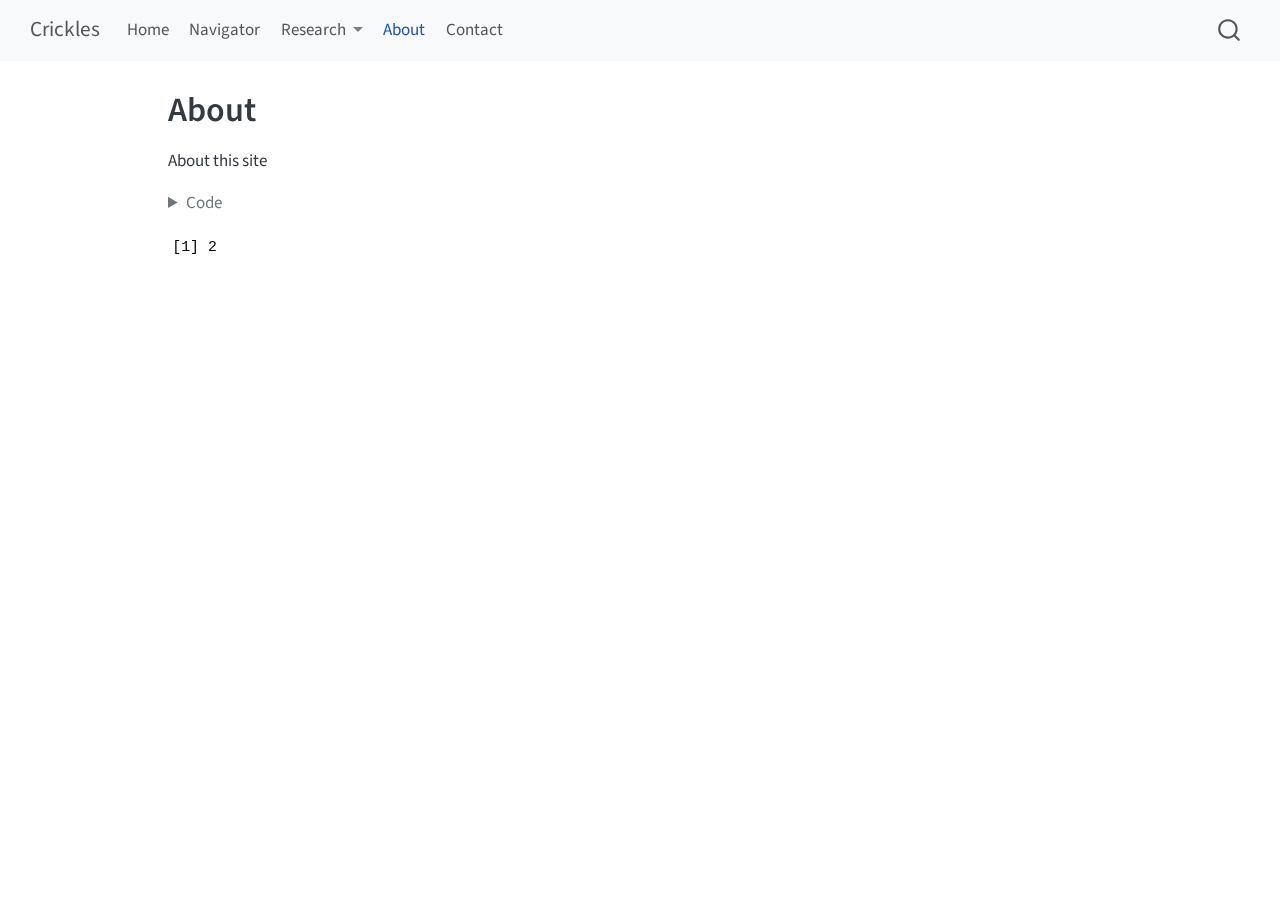
<file: doc/about.html>
<!DOCTYPE html>
<html xmlns="http://www.w3.org/1999/xhtml" lang="en" xml:lang="en"><head>

<meta charset="utf-8">
<meta name="generator" content="quarto-1.6.40">

<meta name="viewport" content="width=device-width, initial-scale=1.0, user-scalable=yes">


<title>About – Crickles</title>
<style>
code{white-space: pre-wrap;}
span.smallcaps{font-variant: small-caps;}
div.columns{display: flex; gap: min(4vw, 1.5em);}
div.column{flex: auto; overflow-x: auto;}
div.hanging-indent{margin-left: 1.5em; text-indent: -1.5em;}
ul.task-list{list-style: none;}
ul.task-list li input[type="checkbox"] {
  width: 0.8em;
  margin: 0 0.8em 0.2em -1em; /* quarto-specific, see https://github.com/quarto-dev/quarto-cli/issues/4556 */ 
  vertical-align: middle;
}
/* CSS for syntax highlighting */
pre > code.sourceCode { white-space: pre; position: relative; }
pre > code.sourceCode > span { line-height: 1.25; }
pre > code.sourceCode > span:empty { height: 1.2em; }
.sourceCode { overflow: visible; }
code.sourceCode > span { color: inherit; text-decoration: inherit; }
div.sourceCode { margin: 1em 0; }
pre.sourceCode { margin: 0; }
@media screen {
div.sourceCode { overflow: auto; }
}
@media print {
pre > code.sourceCode { white-space: pre-wrap; }
pre > code.sourceCode > span { display: inline-block; text-indent: -5em; padding-left: 5em; }
}
pre.numberSource code
  { counter-reset: source-line 0; }
pre.numberSource code > span
  { position: relative; left: -4em; counter-increment: source-line; }
pre.numberSource code > span > a:first-child::before
  { content: counter(source-line);
    position: relative; left: -1em; text-align: right; vertical-align: baseline;
    border: none; display: inline-block;
    -webkit-touch-callout: none; -webkit-user-select: none;
    -khtml-user-select: none; -moz-user-select: none;
    -ms-user-select: none; user-select: none;
    padding: 0 4px; width: 4em;
  }
pre.numberSource { margin-left: 3em;  padding-left: 4px; }
div.sourceCode
  {   }
@media screen {
pre > code.sourceCode > span > a:first-child::before { text-decoration: underline; }
}
</style>


<script src="site_libs/quarto-nav/quarto-nav.js"></script>
<script src="site_libs/quarto-nav/headroom.min.js"></script>
<script src="site_libs/clipboard/clipboard.min.js"></script>
<script src="site_libs/quarto-search/autocomplete.umd.js"></script>
<script src="site_libs/quarto-search/fuse.min.js"></script>
<script src="site_libs/quarto-search/quarto-search.js"></script>
<meta name="quarto:offset" content="./">
<script src="site_libs/quarto-html/quarto.js"></script>
<script src="site_libs/quarto-html/popper.min.js"></script>
<script src="site_libs/quarto-html/tippy.umd.min.js"></script>
<script src="site_libs/quarto-html/anchor.min.js"></script>
<link href="site_libs/quarto-html/tippy.css" rel="stylesheet">
<link href="site_libs/quarto-html/quarto-syntax-highlighting-549806ee2085284f45b00abea8c6df48.css" rel="stylesheet" id="quarto-text-highlighting-styles">
<script src="site_libs/bootstrap/bootstrap.min.js"></script>
<link href="site_libs/bootstrap/bootstrap-icons.css" rel="stylesheet">
<link href="site_libs/bootstrap/bootstrap-6bd9cfa162949bde0a231f530c97869d.min.css" rel="stylesheet" append-hash="true" id="quarto-bootstrap" data-mode="light">
<script id="quarto-search-options" type="application/json">{
  "location": "navbar",
  "copy-button": false,
  "collapse-after": 3,
  "panel-placement": "end",
  "type": "overlay",
  "limit": 50,
  "keyboard-shortcut": [
    "f",
    "/",
    "s"
  ],
  "show-item-context": false,
  "language": {
    "search-no-results-text": "No results",
    "search-matching-documents-text": "matching documents",
    "search-copy-link-title": "Copy link to search",
    "search-hide-matches-text": "Hide additional matches",
    "search-more-match-text": "more match in this document",
    "search-more-matches-text": "more matches in this document",
    "search-clear-button-title": "Clear",
    "search-text-placeholder": "",
    "search-detached-cancel-button-title": "Cancel",
    "search-submit-button-title": "Submit",
    "search-label": "Search"
  }
}</script>


</head>

<body class="nav-fixed">

<div id="quarto-search-results"></div>
  <header id="quarto-header" class="headroom fixed-top">
    <nav class="navbar navbar-expand-lg " data-bs-theme="dark">
      <div class="navbar-container container-fluid">
      <div class="navbar-brand-container mx-auto">
    <a class="navbar-brand" href="./index.html">
    <span class="navbar-title">Crickles</span>
    </a>
  </div>
            <div id="quarto-search" class="" title="Search"></div>
          <button class="navbar-toggler" type="button" data-bs-toggle="collapse" data-bs-target="#navbarCollapse" aria-controls="navbarCollapse" role="menu" aria-expanded="false" aria-label="Toggle navigation" onclick="if (window.quartoToggleHeadroom) { window.quartoToggleHeadroom(); }">
  <span class="navbar-toggler-icon"></span>
</button>
          <div class="collapse navbar-collapse" id="navbarCollapse">
            <ul class="navbar-nav navbar-nav-scroll me-auto">
  <li class="nav-item">
    <a class="nav-link" href="./index.html"> 
<span class="menu-text">Home</span></a>
  </li>  
  <li class="nav-item">
    <a class="nav-link" href="./app.html"> 
<span class="menu-text">Navigator</span></a>
  </li>  
  <li class="nav-item dropdown ">
    <a class="nav-link dropdown-toggle" href="#" id="nav-menu-research" role="link" data-bs-toggle="dropdown" aria-expanded="false">
 <span class="menu-text">Research</span>
    </a>
    <ul class="dropdown-menu" aria-labelledby="nav-menu-research">    
        <li>
    <a class="dropdown-item" href="./content/sustainable.qmd">
 <span class="dropdown-text">Sustainable Performance</span></a>
  </li>  
    </ul>
  </li>
  <li class="nav-item">
    <a class="nav-link active" href="./about.html" aria-current="page"> 
<span class="menu-text">About</span></a>
  </li>  
  <li class="nav-item">
    <a class="nav-link" href="./contact.qmd"> 
<span class="menu-text">Contact</span></a>
  </li>  
</ul>
          </div> <!-- /navcollapse -->
            <div class="quarto-navbar-tools">
</div>
      </div> <!-- /container-fluid -->
    </nav>
</header>
<!-- content -->
<div id="quarto-content" class="quarto-container page-columns page-rows-contents page-layout-article page-navbar">
<!-- sidebar -->
<!-- margin-sidebar -->
    <div id="quarto-margin-sidebar" class="sidebar margin-sidebar zindex-bottom">
        
    </div>
<!-- main -->
<main class="content" id="quarto-document-content">

<header id="title-block-header" class="quarto-title-block default">
<div class="quarto-title">
<h1 class="title">About</h1>
</div>



<div class="quarto-title-meta">

    
  
    
  </div>
  


</header>


<p>About this site</p>
<div class="cell">
<details class="code-fold">
<summary>Code</summary>
<div class="sourceCode cell-code" id="cb1"><pre class="sourceCode r code-with-copy"><code class="sourceCode r"><span id="cb1-1"><a href="#cb1-1" aria-hidden="true" tabindex="-1"></a><span class="dv">1</span> <span class="sc">+</span> <span class="dv">1</span></span></code><button title="Copy to Clipboard" class="code-copy-button"><i class="bi"></i></button></pre></div>
</details>
<div class="cell-output cell-output-stdout">
<pre><code>[1] 2</code></pre>
</div>
</div>



</main> <!-- /main -->
<script id="quarto-html-after-body" type="application/javascript">
window.document.addEventListener("DOMContentLoaded", function (event) {
  const toggleBodyColorMode = (bsSheetEl) => {
    const mode = bsSheetEl.getAttribute("data-mode");
    const bodyEl = window.document.querySelector("body");
    if (mode === "dark") {
      bodyEl.classList.add("quarto-dark");
      bodyEl.classList.remove("quarto-light");
    } else {
      bodyEl.classList.add("quarto-light");
      bodyEl.classList.remove("quarto-dark");
    }
  }
  const toggleBodyColorPrimary = () => {
    const bsSheetEl = window.document.querySelector("link#quarto-bootstrap");
    if (bsSheetEl) {
      toggleBodyColorMode(bsSheetEl);
    }
  }
  toggleBodyColorPrimary();  
  const icon = "";
  const anchorJS = new window.AnchorJS();
  anchorJS.options = {
    placement: 'right',
    icon: icon
  };
  anchorJS.add('.anchored');
  const isCodeAnnotation = (el) => {
    for (const clz of el.classList) {
      if (clz.startsWith('code-annotation-')) {                     
        return true;
      }
    }
    return false;
  }
  const onCopySuccess = function(e) {
    // button target
    const button = e.trigger;
    // don't keep focus
    button.blur();
    // flash "checked"
    button.classList.add('code-copy-button-checked');
    var currentTitle = button.getAttribute("title");
    button.setAttribute("title", "Copied!");
    let tooltip;
    if (window.bootstrap) {
      button.setAttribute("data-bs-toggle", "tooltip");
      button.setAttribute("data-bs-placement", "left");
      button.setAttribute("data-bs-title", "Copied!");
      tooltip = new bootstrap.Tooltip(button, 
        { trigger: "manual", 
          customClass: "code-copy-button-tooltip",
          offset: [0, -8]});
      tooltip.show();    
    }
    setTimeout(function() {
      if (tooltip) {
        tooltip.hide();
        button.removeAttribute("data-bs-title");
        button.removeAttribute("data-bs-toggle");
        button.removeAttribute("data-bs-placement");
      }
      button.setAttribute("title", currentTitle);
      button.classList.remove('code-copy-button-checked');
    }, 1000);
    // clear code selection
    e.clearSelection();
  }
  const getTextToCopy = function(trigger) {
      const codeEl = trigger.previousElementSibling.cloneNode(true);
      for (const childEl of codeEl.children) {
        if (isCodeAnnotation(childEl)) {
          childEl.remove();
        }
      }
      return codeEl.innerText;
  }
  const clipboard = new window.ClipboardJS('.code-copy-button:not([data-in-quarto-modal])', {
    text: getTextToCopy
  });
  clipboard.on('success', onCopySuccess);
  if (window.document.getElementById('quarto-embedded-source-code-modal')) {
    const clipboardModal = new window.ClipboardJS('.code-copy-button[data-in-quarto-modal]', {
      text: getTextToCopy,
      container: window.document.getElementById('quarto-embedded-source-code-modal')
    });
    clipboardModal.on('success', onCopySuccess);
  }
    var localhostRegex = new RegExp(/^(?:http|https):\/\/localhost\:?[0-9]*\//);
    var mailtoRegex = new RegExp(/^mailto:/);
      var filterRegex = new RegExp('/' + window.location.host + '/');
    var isInternal = (href) => {
        return filterRegex.test(href) || localhostRegex.test(href) || mailtoRegex.test(href);
    }
    // Inspect non-navigation links and adorn them if external
 	var links = window.document.querySelectorAll('a[href]:not(.nav-link):not(.navbar-brand):not(.toc-action):not(.sidebar-link):not(.sidebar-item-toggle):not(.pagination-link):not(.no-external):not([aria-hidden]):not(.dropdown-item):not(.quarto-navigation-tool):not(.about-link)');
    for (var i=0; i<links.length; i++) {
      const link = links[i];
      if (!isInternal(link.href)) {
        // undo the damage that might have been done by quarto-nav.js in the case of
        // links that we want to consider external
        if (link.dataset.originalHref !== undefined) {
          link.href = link.dataset.originalHref;
        }
      }
    }
  function tippyHover(el, contentFn, onTriggerFn, onUntriggerFn) {
    const config = {
      allowHTML: true,
      maxWidth: 500,
      delay: 100,
      arrow: false,
      appendTo: function(el) {
          return el.parentElement;
      },
      interactive: true,
      interactiveBorder: 10,
      theme: 'quarto',
      placement: 'bottom-start',
    };
    if (contentFn) {
      config.content = contentFn;
    }
    if (onTriggerFn) {
      config.onTrigger = onTriggerFn;
    }
    if (onUntriggerFn) {
      config.onUntrigger = onUntriggerFn;
    }
    window.tippy(el, config); 
  }
  const noterefs = window.document.querySelectorAll('a[role="doc-noteref"]');
  for (var i=0; i<noterefs.length; i++) {
    const ref = noterefs[i];
    tippyHover(ref, function() {
      // use id or data attribute instead here
      let href = ref.getAttribute('data-footnote-href') || ref.getAttribute('href');
      try { href = new URL(href).hash; } catch {}
      const id = href.replace(/^#\/?/, "");
      const note = window.document.getElementById(id);
      if (note) {
        return note.innerHTML;
      } else {
        return "";
      }
    });
  }
  const xrefs = window.document.querySelectorAll('a.quarto-xref');
  const processXRef = (id, note) => {
    // Strip column container classes
    const stripColumnClz = (el) => {
      el.classList.remove("page-full", "page-columns");
      if (el.children) {
        for (const child of el.children) {
          stripColumnClz(child);
        }
      }
    }
    stripColumnClz(note)
    if (id === null || id.startsWith('sec-')) {
      // Special case sections, only their first couple elements
      const container = document.createElement("div");
      if (note.children && note.children.length > 2) {
        container.appendChild(note.children[0].cloneNode(true));
        for (let i = 1; i < note.children.length; i++) {
          const child = note.children[i];
          if (child.tagName === "P" && child.innerText === "") {
            continue;
          } else {
            container.appendChild(child.cloneNode(true));
            break;
          }
        }
        if (window.Quarto?.typesetMath) {
          window.Quarto.typesetMath(container);
        }
        return container.innerHTML
      } else {
        if (window.Quarto?.typesetMath) {
          window.Quarto.typesetMath(note);
        }
        return note.innerHTML;
      }
    } else {
      // Remove any anchor links if they are present
      const anchorLink = note.querySelector('a.anchorjs-link');
      if (anchorLink) {
        anchorLink.remove();
      }
      if (window.Quarto?.typesetMath) {
        window.Quarto.typesetMath(note);
      }
      if (note.classList.contains("callout")) {
        return note.outerHTML;
      } else {
        return note.innerHTML;
      }
    }
  }
  for (var i=0; i<xrefs.length; i++) {
    const xref = xrefs[i];
    tippyHover(xref, undefined, function(instance) {
      instance.disable();
      let url = xref.getAttribute('href');
      let hash = undefined; 
      if (url.startsWith('#')) {
        hash = url;
      } else {
        try { hash = new URL(url).hash; } catch {}
      }
      if (hash) {
        const id = hash.replace(/^#\/?/, "");
        const note = window.document.getElementById(id);
        if (note !== null) {
          try {
            const html = processXRef(id, note.cloneNode(true));
            instance.setContent(html);
          } finally {
            instance.enable();
            instance.show();
          }
        } else {
          // See if we can fetch this
          fetch(url.split('#')[0])
          .then(res => res.text())
          .then(html => {
            const parser = new DOMParser();
            const htmlDoc = parser.parseFromString(html, "text/html");
            const note = htmlDoc.getElementById(id);
            if (note !== null) {
              const html = processXRef(id, note);
              instance.setContent(html);
            } 
          }).finally(() => {
            instance.enable();
            instance.show();
          });
        }
      } else {
        // See if we can fetch a full url (with no hash to target)
        // This is a special case and we should probably do some content thinning / targeting
        fetch(url)
        .then(res => res.text())
        .then(html => {
          const parser = new DOMParser();
          const htmlDoc = parser.parseFromString(html, "text/html");
          const note = htmlDoc.querySelector('main.content');
          if (note !== null) {
            // This should only happen for chapter cross references
            // (since there is no id in the URL)
            // remove the first header
            if (note.children.length > 0 && note.children[0].tagName === "HEADER") {
              note.children[0].remove();
            }
            const html = processXRef(null, note);
            instance.setContent(html);
          } 
        }).finally(() => {
          instance.enable();
          instance.show();
        });
      }
    }, function(instance) {
    });
  }
      let selectedAnnoteEl;
      const selectorForAnnotation = ( cell, annotation) => {
        let cellAttr = 'data-code-cell="' + cell + '"';
        let lineAttr = 'data-code-annotation="' +  annotation + '"';
        const selector = 'span[' + cellAttr + '][' + lineAttr + ']';
        return selector;
      }
      const selectCodeLines = (annoteEl) => {
        const doc = window.document;
        const targetCell = annoteEl.getAttribute("data-target-cell");
        const targetAnnotation = annoteEl.getAttribute("data-target-annotation");
        const annoteSpan = window.document.querySelector(selectorForAnnotation(targetCell, targetAnnotation));
        const lines = annoteSpan.getAttribute("data-code-lines").split(",");
        const lineIds = lines.map((line) => {
          return targetCell + "-" + line;
        })
        let top = null;
        let height = null;
        let parent = null;
        if (lineIds.length > 0) {
            //compute the position of the single el (top and bottom and make a div)
            const el = window.document.getElementById(lineIds[0]);
            top = el.offsetTop;
            height = el.offsetHeight;
            parent = el.parentElement.parentElement;
          if (lineIds.length > 1) {
            const lastEl = window.document.getElementById(lineIds[lineIds.length - 1]);
            const bottom = lastEl.offsetTop + lastEl.offsetHeight;
            height = bottom - top;
          }
          if (top !== null && height !== null && parent !== null) {
            // cook up a div (if necessary) and position it 
            let div = window.document.getElementById("code-annotation-line-highlight");
            if (div === null) {
              div = window.document.createElement("div");
              div.setAttribute("id", "code-annotation-line-highlight");
              div.style.position = 'absolute';
              parent.appendChild(div);
            }
            div.style.top = top - 2 + "px";
            div.style.height = height + 4 + "px";
            div.style.left = 0;
            let gutterDiv = window.document.getElementById("code-annotation-line-highlight-gutter");
            if (gutterDiv === null) {
              gutterDiv = window.document.createElement("div");
              gutterDiv.setAttribute("id", "code-annotation-line-highlight-gutter");
              gutterDiv.style.position = 'absolute';
              const codeCell = window.document.getElementById(targetCell);
              const gutter = codeCell.querySelector('.code-annotation-gutter');
              gutter.appendChild(gutterDiv);
            }
            gutterDiv.style.top = top - 2 + "px";
            gutterDiv.style.height = height + 4 + "px";
          }
          selectedAnnoteEl = annoteEl;
        }
      };
      const unselectCodeLines = () => {
        const elementsIds = ["code-annotation-line-highlight", "code-annotation-line-highlight-gutter"];
        elementsIds.forEach((elId) => {
          const div = window.document.getElementById(elId);
          if (div) {
            div.remove();
          }
        });
        selectedAnnoteEl = undefined;
      };
        // Handle positioning of the toggle
    window.addEventListener(
      "resize",
      throttle(() => {
        elRect = undefined;
        if (selectedAnnoteEl) {
          selectCodeLines(selectedAnnoteEl);
        }
      }, 10)
    );
    function throttle(fn, ms) {
    let throttle = false;
    let timer;
      return (...args) => {
        if(!throttle) { // first call gets through
            fn.apply(this, args);
            throttle = true;
        } else { // all the others get throttled
            if(timer) clearTimeout(timer); // cancel #2
            timer = setTimeout(() => {
              fn.apply(this, args);
              timer = throttle = false;
            }, ms);
        }
      };
    }
      // Attach click handler to the DT
      const annoteDls = window.document.querySelectorAll('dt[data-target-cell]');
      for (const annoteDlNode of annoteDls) {
        annoteDlNode.addEventListener('click', (event) => {
          const clickedEl = event.target;
          if (clickedEl !== selectedAnnoteEl) {
            unselectCodeLines();
            const activeEl = window.document.querySelector('dt[data-target-cell].code-annotation-active');
            if (activeEl) {
              activeEl.classList.remove('code-annotation-active');
            }
            selectCodeLines(clickedEl);
            clickedEl.classList.add('code-annotation-active');
          } else {
            // Unselect the line
            unselectCodeLines();
            clickedEl.classList.remove('code-annotation-active');
          }
        });
      }
  const findCites = (el) => {
    const parentEl = el.parentElement;
    if (parentEl) {
      const cites = parentEl.dataset.cites;
      if (cites) {
        return {
          el,
          cites: cites.split(' ')
        };
      } else {
        return findCites(el.parentElement)
      }
    } else {
      return undefined;
    }
  };
  var bibliorefs = window.document.querySelectorAll('a[role="doc-biblioref"]');
  for (var i=0; i<bibliorefs.length; i++) {
    const ref = bibliorefs[i];
    const citeInfo = findCites(ref);
    if (citeInfo) {
      tippyHover(citeInfo.el, function() {
        var popup = window.document.createElement('div');
        citeInfo.cites.forEach(function(cite) {
          var citeDiv = window.document.createElement('div');
          citeDiv.classList.add('hanging-indent');
          citeDiv.classList.add('csl-entry');
          var biblioDiv = window.document.getElementById('ref-' + cite);
          if (biblioDiv) {
            citeDiv.innerHTML = biblioDiv.innerHTML;
          }
          popup.appendChild(citeDiv);
        });
        return popup.innerHTML;
      });
    }
  }
});
</script>
</div> <!-- /content -->




</body></html>
</file>
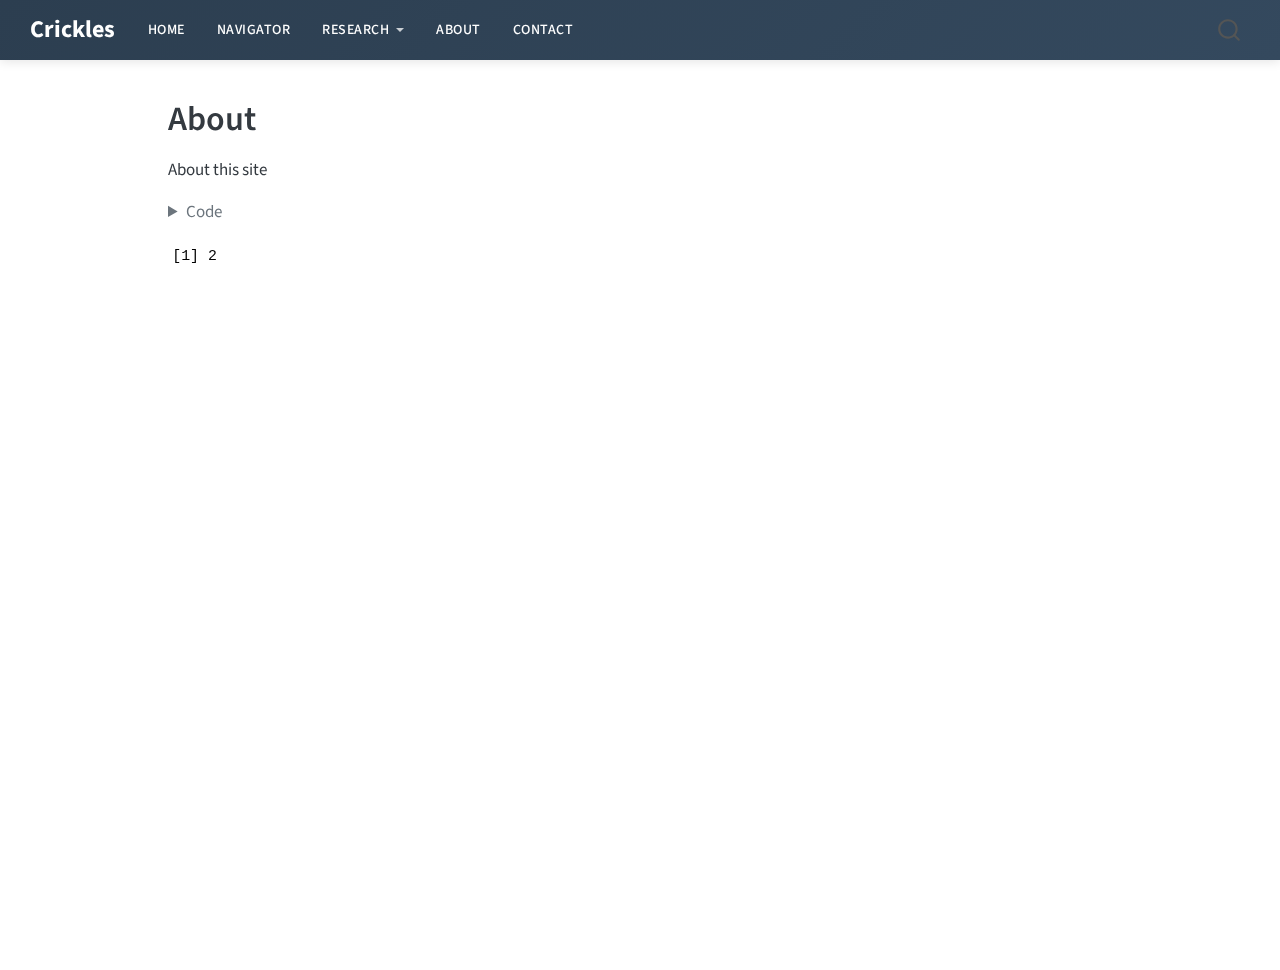
<file: docs/about.html>
<!DOCTYPE html>
<html xmlns="http://www.w3.org/1999/xhtml" lang="en" xml:lang="en"><head>

<meta charset="utf-8">
<meta name="generator" content="quarto-1.6.40">

<meta name="viewport" content="width=device-width, initial-scale=1.0, user-scalable=yes">


<title>About – Crickles</title>
<style>
code{white-space: pre-wrap;}
span.smallcaps{font-variant: small-caps;}
div.columns{display: flex; gap: min(4vw, 1.5em);}
div.column{flex: auto; overflow-x: auto;}
div.hanging-indent{margin-left: 1.5em; text-indent: -1.5em;}
ul.task-list{list-style: none;}
ul.task-list li input[type="checkbox"] {
  width: 0.8em;
  margin: 0 0.8em 0.2em -1em; /* quarto-specific, see https://github.com/quarto-dev/quarto-cli/issues/4556 */ 
  vertical-align: middle;
}
/* CSS for syntax highlighting */
pre > code.sourceCode { white-space: pre; position: relative; }
pre > code.sourceCode > span { line-height: 1.25; }
pre > code.sourceCode > span:empty { height: 1.2em; }
.sourceCode { overflow: visible; }
code.sourceCode > span { color: inherit; text-decoration: inherit; }
div.sourceCode { margin: 1em 0; }
pre.sourceCode { margin: 0; }
@media screen {
div.sourceCode { overflow: auto; }
}
@media print {
pre > code.sourceCode { white-space: pre-wrap; }
pre > code.sourceCode > span { display: inline-block; text-indent: -5em; padding-left: 5em; }
}
pre.numberSource code
  { counter-reset: source-line 0; }
pre.numberSource code > span
  { position: relative; left: -4em; counter-increment: source-line; }
pre.numberSource code > span > a:first-child::before
  { content: counter(source-line);
    position: relative; left: -1em; text-align: right; vertical-align: baseline;
    border: none; display: inline-block;
    -webkit-touch-callout: none; -webkit-user-select: none;
    -khtml-user-select: none; -moz-user-select: none;
    -ms-user-select: none; user-select: none;
    padding: 0 4px; width: 4em;
  }
pre.numberSource { margin-left: 3em;  padding-left: 4px; }
div.sourceCode
  {   }
@media screen {
pre > code.sourceCode > span > a:first-child::before { text-decoration: underline; }
}
</style>


<script src="site_libs/quarto-nav/quarto-nav.js"></script>
<script src="site_libs/quarto-nav/headroom.min.js"></script>
<script src="site_libs/clipboard/clipboard.min.js"></script>
<script src="site_libs/quarto-search/autocomplete.umd.js"></script>
<script src="site_libs/quarto-search/fuse.min.js"></script>
<script src="site_libs/quarto-search/quarto-search.js"></script>
<meta name="quarto:offset" content="./">
<link href="./favicon.ico" rel="icon">
<script src="site_libs/quarto-html/quarto.js"></script>
<script src="site_libs/quarto-html/popper.min.js"></script>
<script src="site_libs/quarto-html/tippy.umd.min.js"></script>
<script src="site_libs/quarto-html/anchor.min.js"></script>
<link href="site_libs/quarto-html/tippy.css" rel="stylesheet">
<link href="site_libs/quarto-html/quarto-syntax-highlighting-549806ee2085284f45b00abea8c6df48.css" rel="stylesheet" id="quarto-text-highlighting-styles">
<script src="site_libs/bootstrap/bootstrap.min.js"></script>
<link href="site_libs/bootstrap/bootstrap-icons.css" rel="stylesheet">
<link href="site_libs/bootstrap/bootstrap-6bd9cfa162949bde0a231f530c97869d.min.css" rel="stylesheet" append-hash="true" id="quarto-bootstrap" data-mode="light">
<script id="quarto-search-options" type="application/json">{
  "location": "navbar",
  "copy-button": false,
  "collapse-after": 3,
  "panel-placement": "end",
  "type": "overlay",
  "limit": 50,
  "keyboard-shortcut": [
    "f",
    "/",
    "s"
  ],
  "show-item-context": false,
  "language": {
    "search-no-results-text": "No results",
    "search-matching-documents-text": "matching documents",
    "search-copy-link-title": "Copy link to search",
    "search-hide-matches-text": "Hide additional matches",
    "search-more-match-text": "more match in this document",
    "search-more-matches-text": "more matches in this document",
    "search-clear-button-title": "Clear",
    "search-text-placeholder": "",
    "search-detached-cancel-button-title": "Cancel",
    "search-submit-button-title": "Submit",
    "search-label": "Search"
  }
}</script>


<link rel="stylesheet" href="custom-header.css">
</head>

<body class="nav-fixed">

<div id="quarto-search-results"></div>
  <header id="quarto-header" class="headroom fixed-top">
    <nav class="navbar navbar-expand-lg " data-bs-theme="dark">
      <div class="navbar-container container-fluid">
      <div class="navbar-brand-container mx-auto">
    <a class="navbar-brand" href="./index.html">
    <span class="navbar-title">Crickles</span>
    </a>
  </div>
            <div id="quarto-search" class="" title="Search"></div>
          <button class="navbar-toggler" type="button" data-bs-toggle="collapse" data-bs-target="#navbarCollapse" aria-controls="navbarCollapse" role="menu" aria-expanded="false" aria-label="Toggle navigation" onclick="if (window.quartoToggleHeadroom) { window.quartoToggleHeadroom(); }">
  <span class="navbar-toggler-icon"></span>
</button>
          <div class="collapse navbar-collapse" id="navbarCollapse">
            <ul class="navbar-nav navbar-nav-scroll me-auto">
  <li class="nav-item">
    <a class="nav-link" href="./index.html"> 
<span class="menu-text">Home</span></a>
  </li>  
  <li class="nav-item">
    <a class="nav-link" href="./app.html"> 
<span class="menu-text">Navigator</span></a>
  </li>  
  <li class="nav-item dropdown ">
    <a class="nav-link dropdown-toggle" href="#" id="nav-menu-research" role="link" data-bs-toggle="dropdown" aria-expanded="false">
 <span class="menu-text">Research</span>
    </a>
    <ul class="dropdown-menu" aria-labelledby="nav-menu-research">    
        <li>
    <a class="dropdown-item" href="./sustainable.html">
 <span class="dropdown-text">Sustainable Performance</span></a>
  </li>  
    </ul>
  </li>
  <li class="nav-item">
    <a class="nav-link active" href="./about.html" aria-current="page"> 
<span class="menu-text">About</span></a>
  </li>  
  <li class="nav-item">
    <a class="nav-link" href="./contact.qmd"> 
<span class="menu-text">Contact</span></a>
  </li>  
</ul>
          </div> <!-- /navcollapse -->
            <div class="quarto-navbar-tools">
</div>
      </div> <!-- /container-fluid -->
    </nav>
</header>
<!-- content -->
<div id="quarto-content" class="quarto-container page-columns page-rows-contents page-layout-article page-navbar">
<!-- sidebar -->
<!-- margin-sidebar -->
    <div id="quarto-margin-sidebar" class="sidebar margin-sidebar zindex-bottom">
        
    </div>
<!-- main -->
<main class="content" id="quarto-document-content">

<header id="title-block-header" class="quarto-title-block default">
<div class="quarto-title">
<h1 class="title">About</h1>
</div>



<div class="quarto-title-meta">

    
  
    
  </div>
  


</header>


<p>About this site</p>
<div class="cell">
<details class="code-fold">
<summary>Code</summary>
<div class="sourceCode cell-code" id="cb1"><pre class="sourceCode r code-with-copy"><code class="sourceCode r"><span id="cb1-1"><a href="#cb1-1" aria-hidden="true" tabindex="-1"></a><span class="dv">1</span> <span class="sc">+</span> <span class="dv">1</span></span></code><button title="Copy to Clipboard" class="code-copy-button"><i class="bi"></i></button></pre></div>
</details>
<div class="cell-output cell-output-stdout">
<pre><code>[1] 2</code></pre>
</div>
</div>



</main> <!-- /main -->
<script id="quarto-html-after-body" type="application/javascript">
window.document.addEventListener("DOMContentLoaded", function (event) {
  const toggleBodyColorMode = (bsSheetEl) => {
    const mode = bsSheetEl.getAttribute("data-mode");
    const bodyEl = window.document.querySelector("body");
    if (mode === "dark") {
      bodyEl.classList.add("quarto-dark");
      bodyEl.classList.remove("quarto-light");
    } else {
      bodyEl.classList.add("quarto-light");
      bodyEl.classList.remove("quarto-dark");
    }
  }
  const toggleBodyColorPrimary = () => {
    const bsSheetEl = window.document.querySelector("link#quarto-bootstrap");
    if (bsSheetEl) {
      toggleBodyColorMode(bsSheetEl);
    }
  }
  toggleBodyColorPrimary();  
  const icon = "";
  const anchorJS = new window.AnchorJS();
  anchorJS.options = {
    placement: 'right',
    icon: icon
  };
  anchorJS.add('.anchored');
  const isCodeAnnotation = (el) => {
    for (const clz of el.classList) {
      if (clz.startsWith('code-annotation-')) {                     
        return true;
      }
    }
    return false;
  }
  const onCopySuccess = function(e) {
    // button target
    const button = e.trigger;
    // don't keep focus
    button.blur();
    // flash "checked"
    button.classList.add('code-copy-button-checked');
    var currentTitle = button.getAttribute("title");
    button.setAttribute("title", "Copied!");
    let tooltip;
    if (window.bootstrap) {
      button.setAttribute("data-bs-toggle", "tooltip");
      button.setAttribute("data-bs-placement", "left");
      button.setAttribute("data-bs-title", "Copied!");
      tooltip = new bootstrap.Tooltip(button, 
        { trigger: "manual", 
          customClass: "code-copy-button-tooltip",
          offset: [0, -8]});
      tooltip.show();    
    }
    setTimeout(function() {
      if (tooltip) {
        tooltip.hide();
        button.removeAttribute("data-bs-title");
        button.removeAttribute("data-bs-toggle");
        button.removeAttribute("data-bs-placement");
      }
      button.setAttribute("title", currentTitle);
      button.classList.remove('code-copy-button-checked');
    }, 1000);
    // clear code selection
    e.clearSelection();
  }
  const getTextToCopy = function(trigger) {
      const codeEl = trigger.previousElementSibling.cloneNode(true);
      for (const childEl of codeEl.children) {
        if (isCodeAnnotation(childEl)) {
          childEl.remove();
        }
      }
      return codeEl.innerText;
  }
  const clipboard = new window.ClipboardJS('.code-copy-button:not([data-in-quarto-modal])', {
    text: getTextToCopy
  });
  clipboard.on('success', onCopySuccess);
  if (window.document.getElementById('quarto-embedded-source-code-modal')) {
    const clipboardModal = new window.ClipboardJS('.code-copy-button[data-in-quarto-modal]', {
      text: getTextToCopy,
      container: window.document.getElementById('quarto-embedded-source-code-modal')
    });
    clipboardModal.on('success', onCopySuccess);
  }
    var localhostRegex = new RegExp(/^(?:http|https):\/\/localhost\:?[0-9]*\//);
    var mailtoRegex = new RegExp(/^mailto:/);
      var filterRegex = new RegExp('/' + window.location.host + '/');
    var isInternal = (href) => {
        return filterRegex.test(href) || localhostRegex.test(href) || mailtoRegex.test(href);
    }
    // Inspect non-navigation links and adorn them if external
 	var links = window.document.querySelectorAll('a[href]:not(.nav-link):not(.navbar-brand):not(.toc-action):not(.sidebar-link):not(.sidebar-item-toggle):not(.pagination-link):not(.no-external):not([aria-hidden]):not(.dropdown-item):not(.quarto-navigation-tool):not(.about-link)');
    for (var i=0; i<links.length; i++) {
      const link = links[i];
      if (!isInternal(link.href)) {
        // undo the damage that might have been done by quarto-nav.js in the case of
        // links that we want to consider external
        if (link.dataset.originalHref !== undefined) {
          link.href = link.dataset.originalHref;
        }
      }
    }
  function tippyHover(el, contentFn, onTriggerFn, onUntriggerFn) {
    const config = {
      allowHTML: true,
      maxWidth: 500,
      delay: 100,
      arrow: false,
      appendTo: function(el) {
          return el.parentElement;
      },
      interactive: true,
      interactiveBorder: 10,
      theme: 'quarto',
      placement: 'bottom-start',
    };
    if (contentFn) {
      config.content = contentFn;
    }
    if (onTriggerFn) {
      config.onTrigger = onTriggerFn;
    }
    if (onUntriggerFn) {
      config.onUntrigger = onUntriggerFn;
    }
    window.tippy(el, config); 
  }
  const noterefs = window.document.querySelectorAll('a[role="doc-noteref"]');
  for (var i=0; i<noterefs.length; i++) {
    const ref = noterefs[i];
    tippyHover(ref, function() {
      // use id or data attribute instead here
      let href = ref.getAttribute('data-footnote-href') || ref.getAttribute('href');
      try { href = new URL(href).hash; } catch {}
      const id = href.replace(/^#\/?/, "");
      const note = window.document.getElementById(id);
      if (note) {
        return note.innerHTML;
      } else {
        return "";
      }
    });
  }
  const xrefs = window.document.querySelectorAll('a.quarto-xref');
  const processXRef = (id, note) => {
    // Strip column container classes
    const stripColumnClz = (el) => {
      el.classList.remove("page-full", "page-columns");
      if (el.children) {
        for (const child of el.children) {
          stripColumnClz(child);
        }
      }
    }
    stripColumnClz(note)
    if (id === null || id.startsWith('sec-')) {
      // Special case sections, only their first couple elements
      const container = document.createElement("div");
      if (note.children && note.children.length > 2) {
        container.appendChild(note.children[0].cloneNode(true));
        for (let i = 1; i < note.children.length; i++) {
          const child = note.children[i];
          if (child.tagName === "P" && child.innerText === "") {
            continue;
          } else {
            container.appendChild(child.cloneNode(true));
            break;
          }
        }
        if (window.Quarto?.typesetMath) {
          window.Quarto.typesetMath(container);
        }
        return container.innerHTML
      } else {
        if (window.Quarto?.typesetMath) {
          window.Quarto.typesetMath(note);
        }
        return note.innerHTML;
      }
    } else {
      // Remove any anchor links if they are present
      const anchorLink = note.querySelector('a.anchorjs-link');
      if (anchorLink) {
        anchorLink.remove();
      }
      if (window.Quarto?.typesetMath) {
        window.Quarto.typesetMath(note);
      }
      if (note.classList.contains("callout")) {
        return note.outerHTML;
      } else {
        return note.innerHTML;
      }
    }
  }
  for (var i=0; i<xrefs.length; i++) {
    const xref = xrefs[i];
    tippyHover(xref, undefined, function(instance) {
      instance.disable();
      let url = xref.getAttribute('href');
      let hash = undefined; 
      if (url.startsWith('#')) {
        hash = url;
      } else {
        try { hash = new URL(url).hash; } catch {}
      }
      if (hash) {
        const id = hash.replace(/^#\/?/, "");
        const note = window.document.getElementById(id);
        if (note !== null) {
          try {
            const html = processXRef(id, note.cloneNode(true));
            instance.setContent(html);
          } finally {
            instance.enable();
            instance.show();
          }
        } else {
          // See if we can fetch this
          fetch(url.split('#')[0])
          .then(res => res.text())
          .then(html => {
            const parser = new DOMParser();
            const htmlDoc = parser.parseFromString(html, "text/html");
            const note = htmlDoc.getElementById(id);
            if (note !== null) {
              const html = processXRef(id, note);
              instance.setContent(html);
            } 
          }).finally(() => {
            instance.enable();
            instance.show();
          });
        }
      } else {
        // See if we can fetch a full url (with no hash to target)
        // This is a special case and we should probably do some content thinning / targeting
        fetch(url)
        .then(res => res.text())
        .then(html => {
          const parser = new DOMParser();
          const htmlDoc = parser.parseFromString(html, "text/html");
          const note = htmlDoc.querySelector('main.content');
          if (note !== null) {
            // This should only happen for chapter cross references
            // (since there is no id in the URL)
            // remove the first header
            if (note.children.length > 0 && note.children[0].tagName === "HEADER") {
              note.children[0].remove();
            }
            const html = processXRef(null, note);
            instance.setContent(html);
          } 
        }).finally(() => {
          instance.enable();
          instance.show();
        });
      }
    }, function(instance) {
    });
  }
      let selectedAnnoteEl;
      const selectorForAnnotation = ( cell, annotation) => {
        let cellAttr = 'data-code-cell="' + cell + '"';
        let lineAttr = 'data-code-annotation="' +  annotation + '"';
        const selector = 'span[' + cellAttr + '][' + lineAttr + ']';
        return selector;
      }
      const selectCodeLines = (annoteEl) => {
        const doc = window.document;
        const targetCell = annoteEl.getAttribute("data-target-cell");
        const targetAnnotation = annoteEl.getAttribute("data-target-annotation");
        const annoteSpan = window.document.querySelector(selectorForAnnotation(targetCell, targetAnnotation));
        const lines = annoteSpan.getAttribute("data-code-lines").split(",");
        const lineIds = lines.map((line) => {
          return targetCell + "-" + line;
        })
        let top = null;
        let height = null;
        let parent = null;
        if (lineIds.length > 0) {
            //compute the position of the single el (top and bottom and make a div)
            const el = window.document.getElementById(lineIds[0]);
            top = el.offsetTop;
            height = el.offsetHeight;
            parent = el.parentElement.parentElement;
          if (lineIds.length > 1) {
            const lastEl = window.document.getElementById(lineIds[lineIds.length - 1]);
            const bottom = lastEl.offsetTop + lastEl.offsetHeight;
            height = bottom - top;
          }
          if (top !== null && height !== null && parent !== null) {
            // cook up a div (if necessary) and position it 
            let div = window.document.getElementById("code-annotation-line-highlight");
            if (div === null) {
              div = window.document.createElement("div");
              div.setAttribute("id", "code-annotation-line-highlight");
              div.style.position = 'absolute';
              parent.appendChild(div);
            }
            div.style.top = top - 2 + "px";
            div.style.height = height + 4 + "px";
            div.style.left = 0;
            let gutterDiv = window.document.getElementById("code-annotation-line-highlight-gutter");
            if (gutterDiv === null) {
              gutterDiv = window.document.createElement("div");
              gutterDiv.setAttribute("id", "code-annotation-line-highlight-gutter");
              gutterDiv.style.position = 'absolute';
              const codeCell = window.document.getElementById(targetCell);
              const gutter = codeCell.querySelector('.code-annotation-gutter');
              gutter.appendChild(gutterDiv);
            }
            gutterDiv.style.top = top - 2 + "px";
            gutterDiv.style.height = height + 4 + "px";
          }
          selectedAnnoteEl = annoteEl;
        }
      };
      const unselectCodeLines = () => {
        const elementsIds = ["code-annotation-line-highlight", "code-annotation-line-highlight-gutter"];
        elementsIds.forEach((elId) => {
          const div = window.document.getElementById(elId);
          if (div) {
            div.remove();
          }
        });
        selectedAnnoteEl = undefined;
      };
        // Handle positioning of the toggle
    window.addEventListener(
      "resize",
      throttle(() => {
        elRect = undefined;
        if (selectedAnnoteEl) {
          selectCodeLines(selectedAnnoteEl);
        }
      }, 10)
    );
    function throttle(fn, ms) {
    let throttle = false;
    let timer;
      return (...args) => {
        if(!throttle) { // first call gets through
            fn.apply(this, args);
            throttle = true;
        } else { // all the others get throttled
            if(timer) clearTimeout(timer); // cancel #2
            timer = setTimeout(() => {
              fn.apply(this, args);
              timer = throttle = false;
            }, ms);
        }
      };
    }
      // Attach click handler to the DT
      const annoteDls = window.document.querySelectorAll('dt[data-target-cell]');
      for (const annoteDlNode of annoteDls) {
        annoteDlNode.addEventListener('click', (event) => {
          const clickedEl = event.target;
          if (clickedEl !== selectedAnnoteEl) {
            unselectCodeLines();
            const activeEl = window.document.querySelector('dt[data-target-cell].code-annotation-active');
            if (activeEl) {
              activeEl.classList.remove('code-annotation-active');
            }
            selectCodeLines(clickedEl);
            clickedEl.classList.add('code-annotation-active');
          } else {
            // Unselect the line
            unselectCodeLines();
            clickedEl.classList.remove('code-annotation-active');
          }
        });
      }
  const findCites = (el) => {
    const parentEl = el.parentElement;
    if (parentEl) {
      const cites = parentEl.dataset.cites;
      if (cites) {
        return {
          el,
          cites: cites.split(' ')
        };
      } else {
        return findCites(el.parentElement)
      }
    } else {
      return undefined;
    }
  };
  var bibliorefs = window.document.querySelectorAll('a[role="doc-biblioref"]');
  for (var i=0; i<bibliorefs.length; i++) {
    const ref = bibliorefs[i];
    const citeInfo = findCites(ref);
    if (citeInfo) {
      tippyHover(citeInfo.el, function() {
        var popup = window.document.createElement('div');
        citeInfo.cites.forEach(function(cite) {
          var citeDiv = window.document.createElement('div');
          citeDiv.classList.add('hanging-indent');
          citeDiv.classList.add('csl-entry');
          var biblioDiv = window.document.getElementById('ref-' + cite);
          if (biblioDiv) {
            citeDiv.innerHTML = biblioDiv.innerHTML;
          }
          popup.appendChild(citeDiv);
        });
        return popup.innerHTML;
      });
    }
  }
});
</script>
</div> <!-- /content -->




</body></html>
</file>
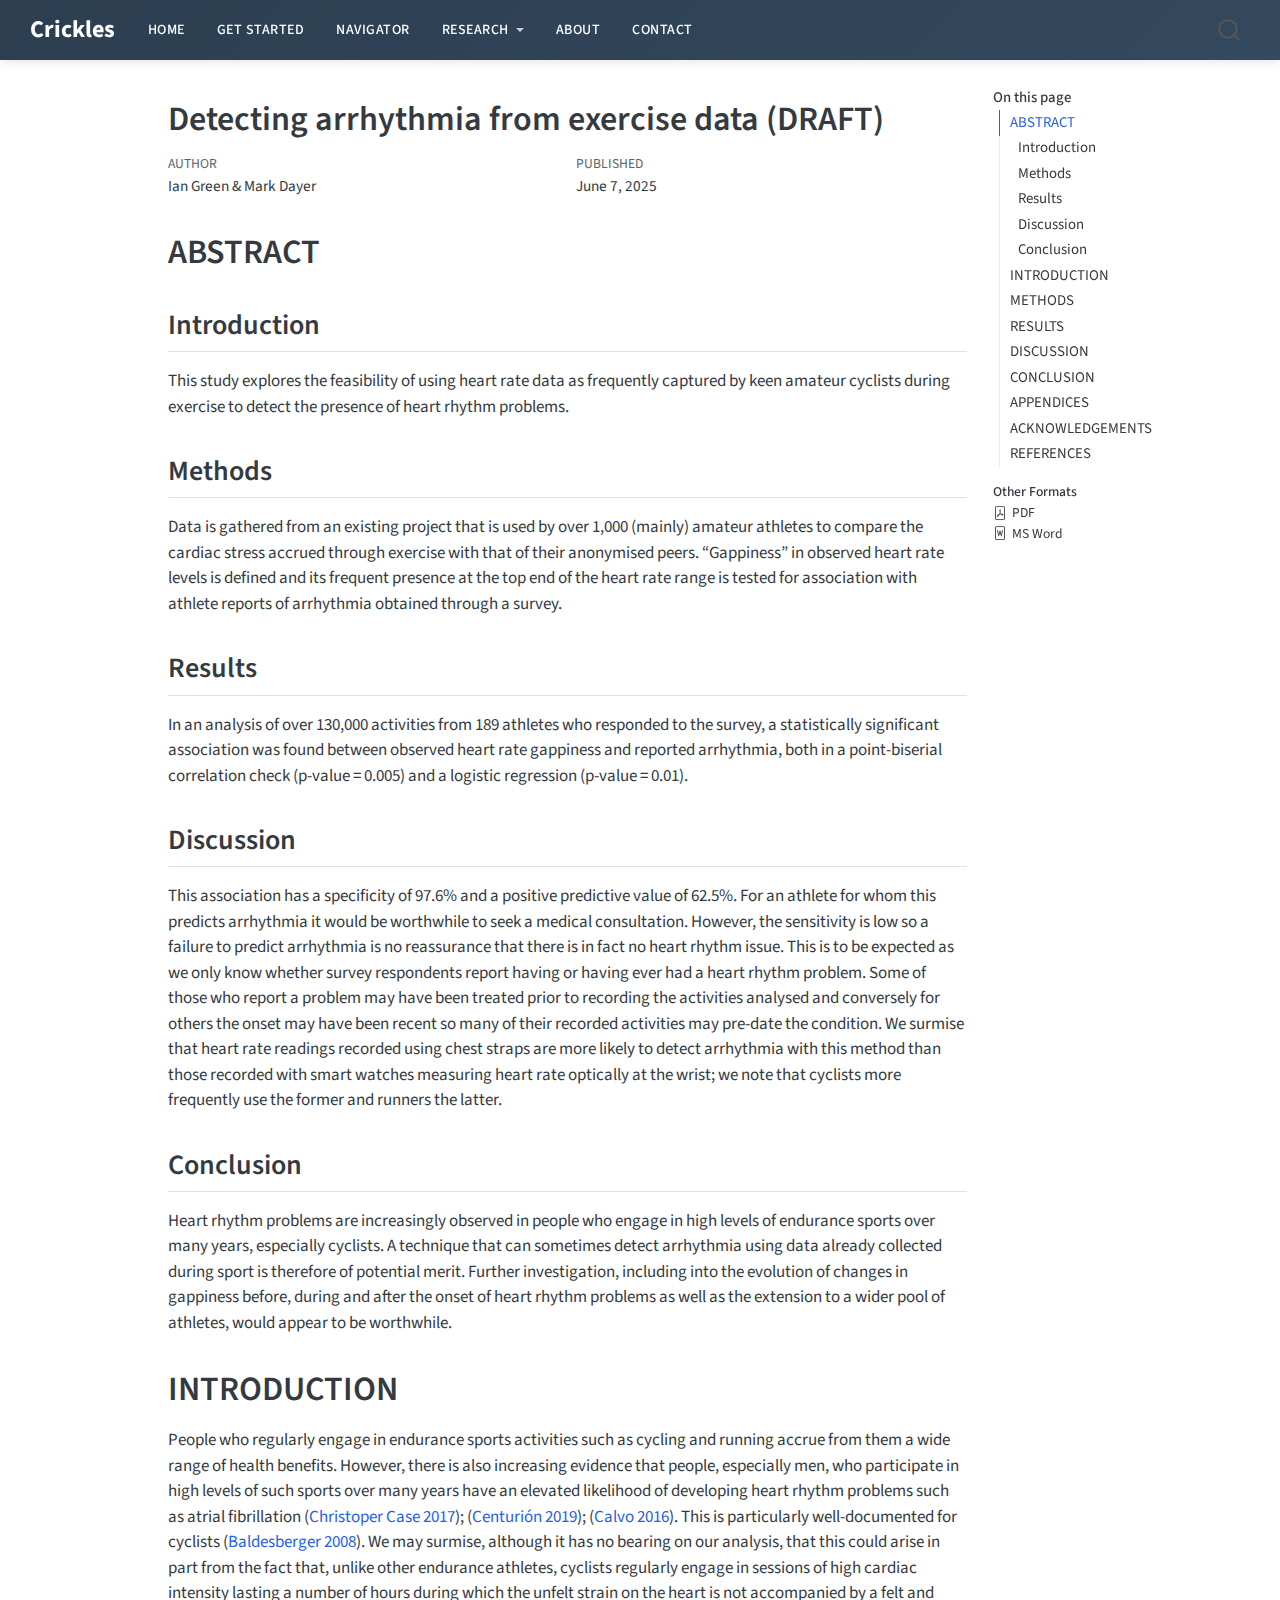
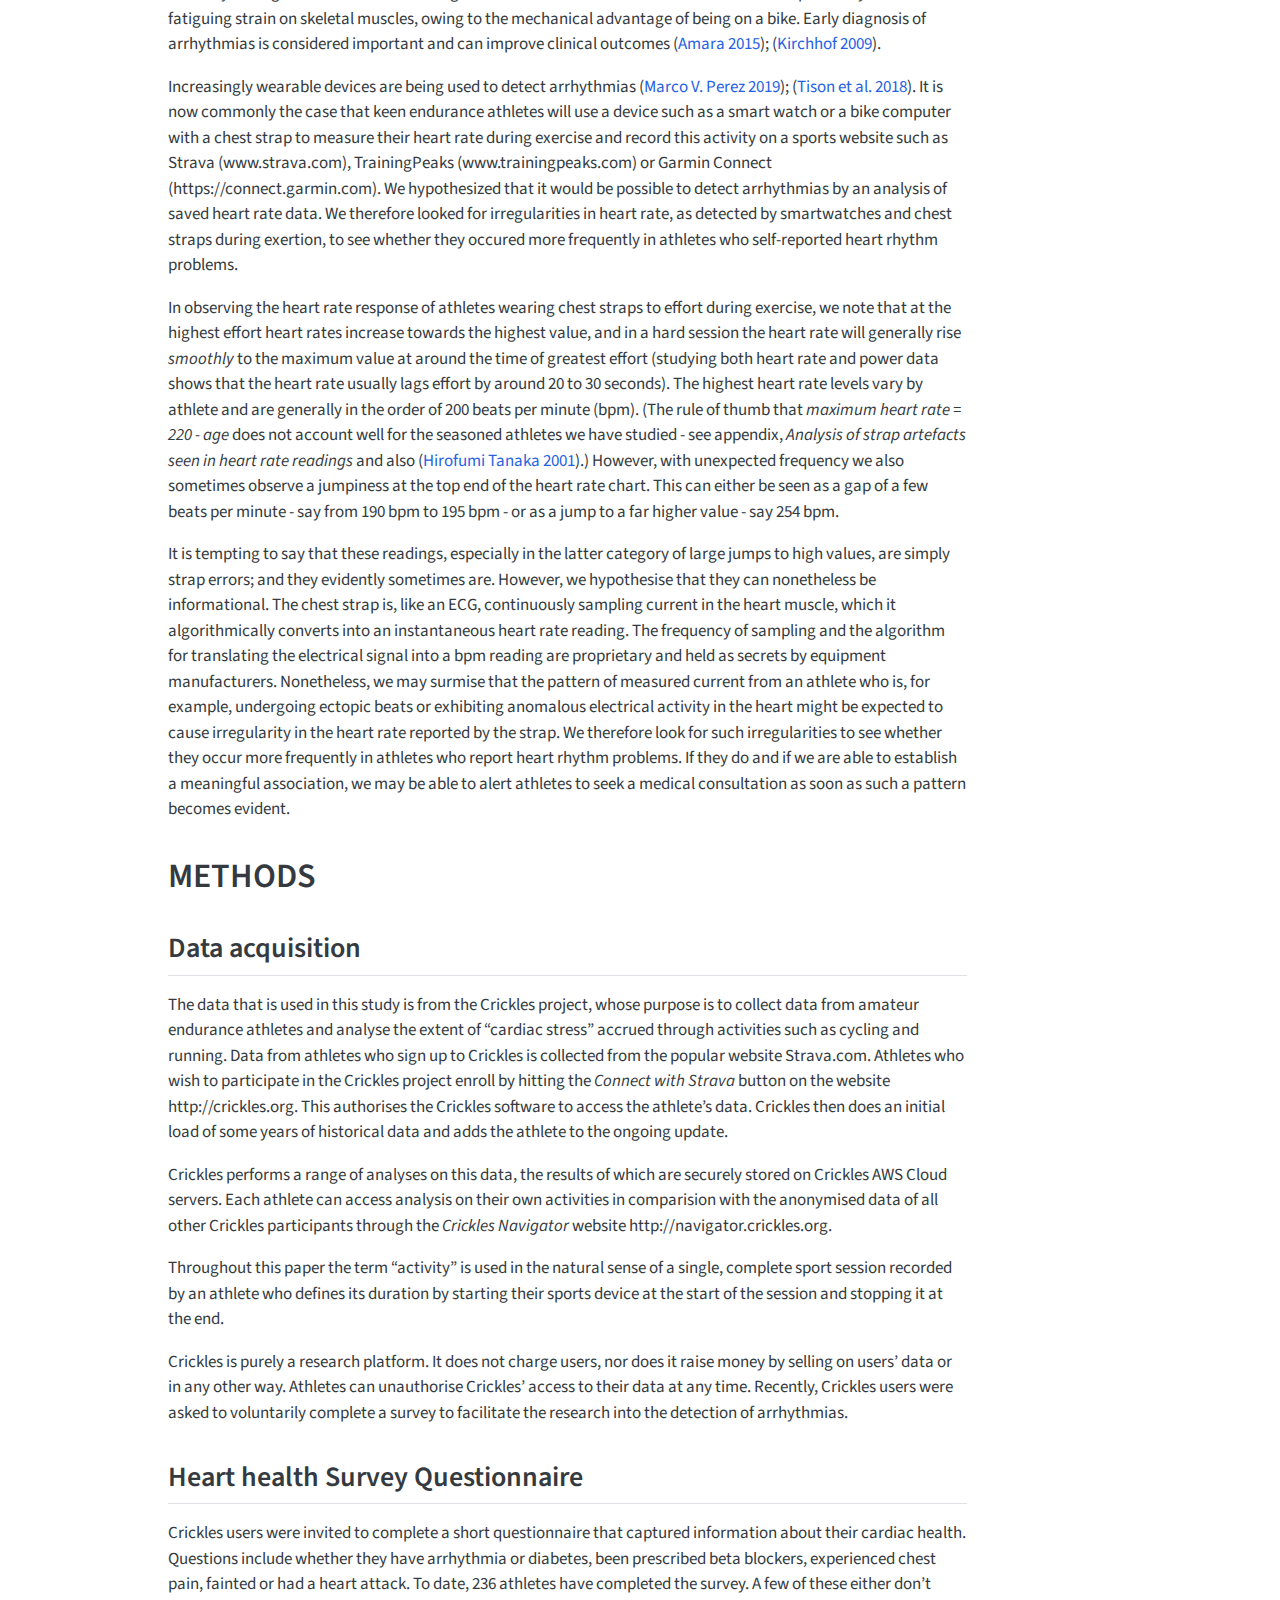
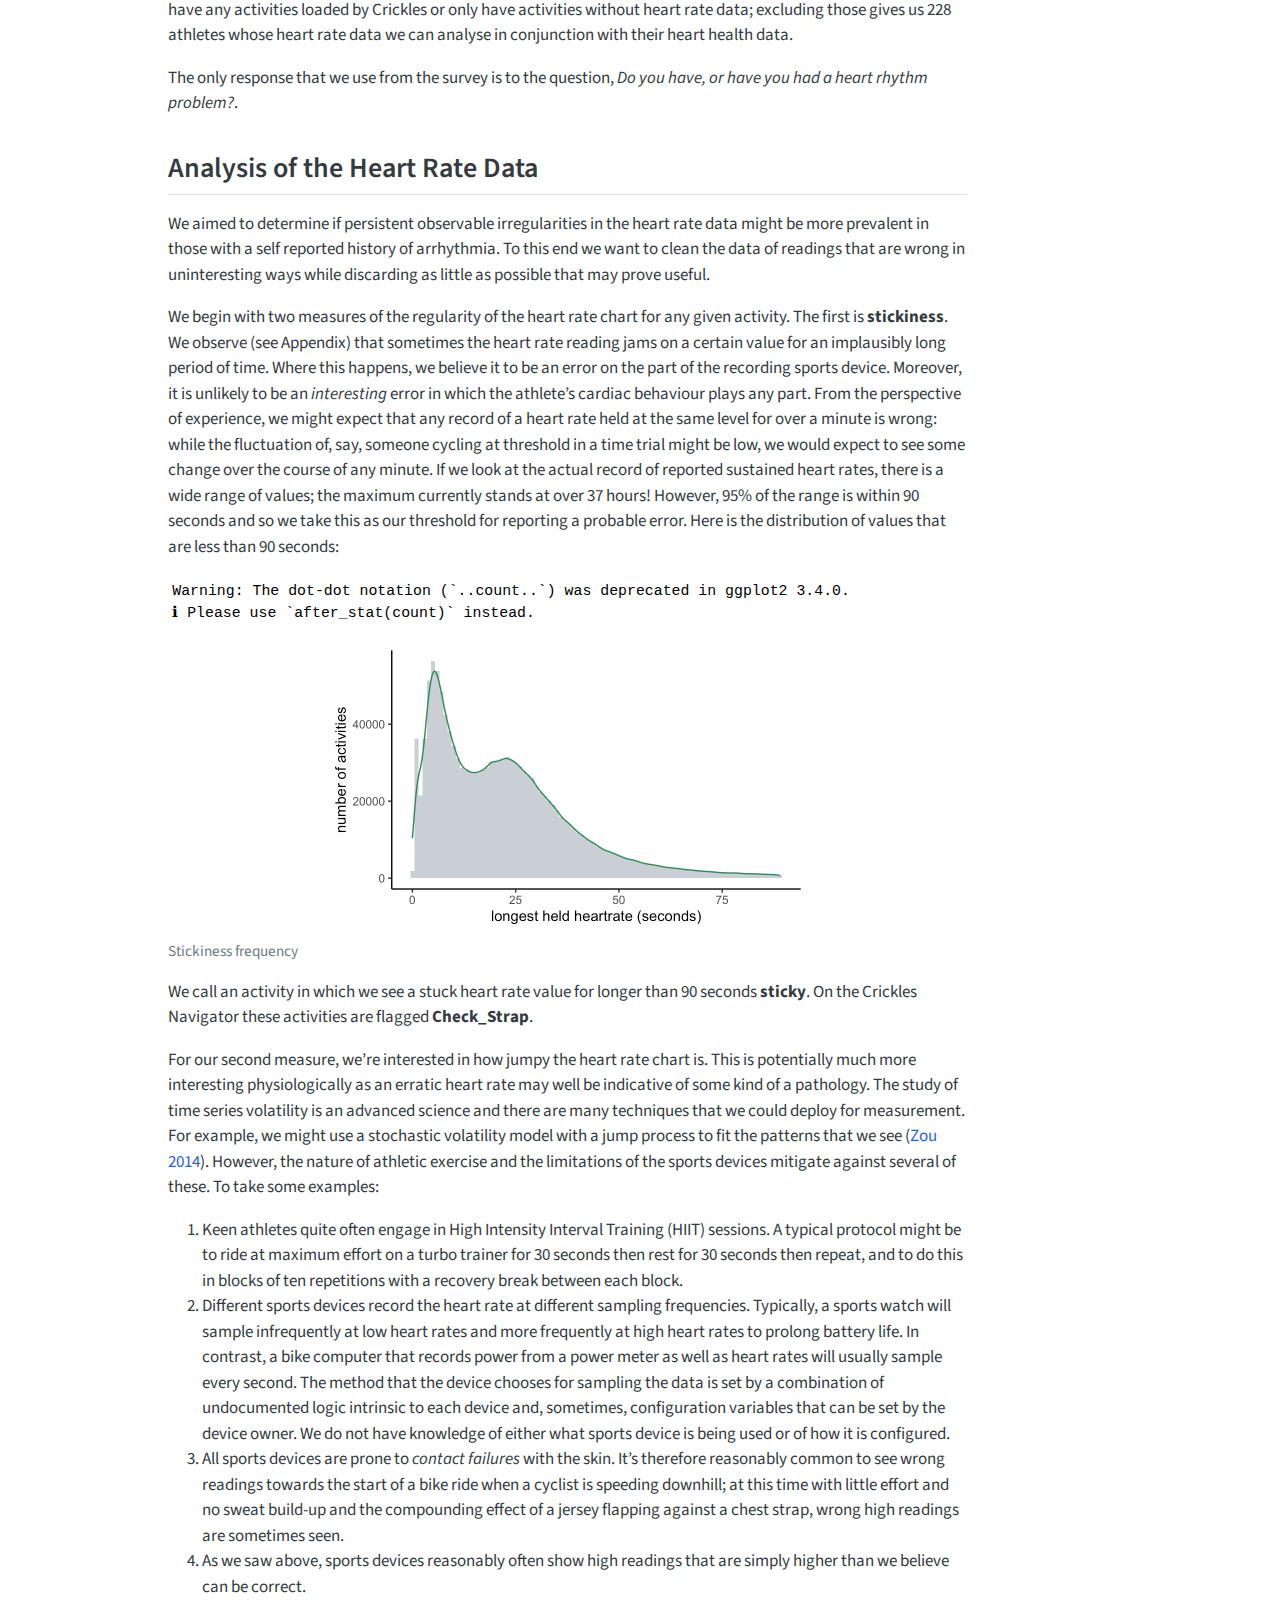
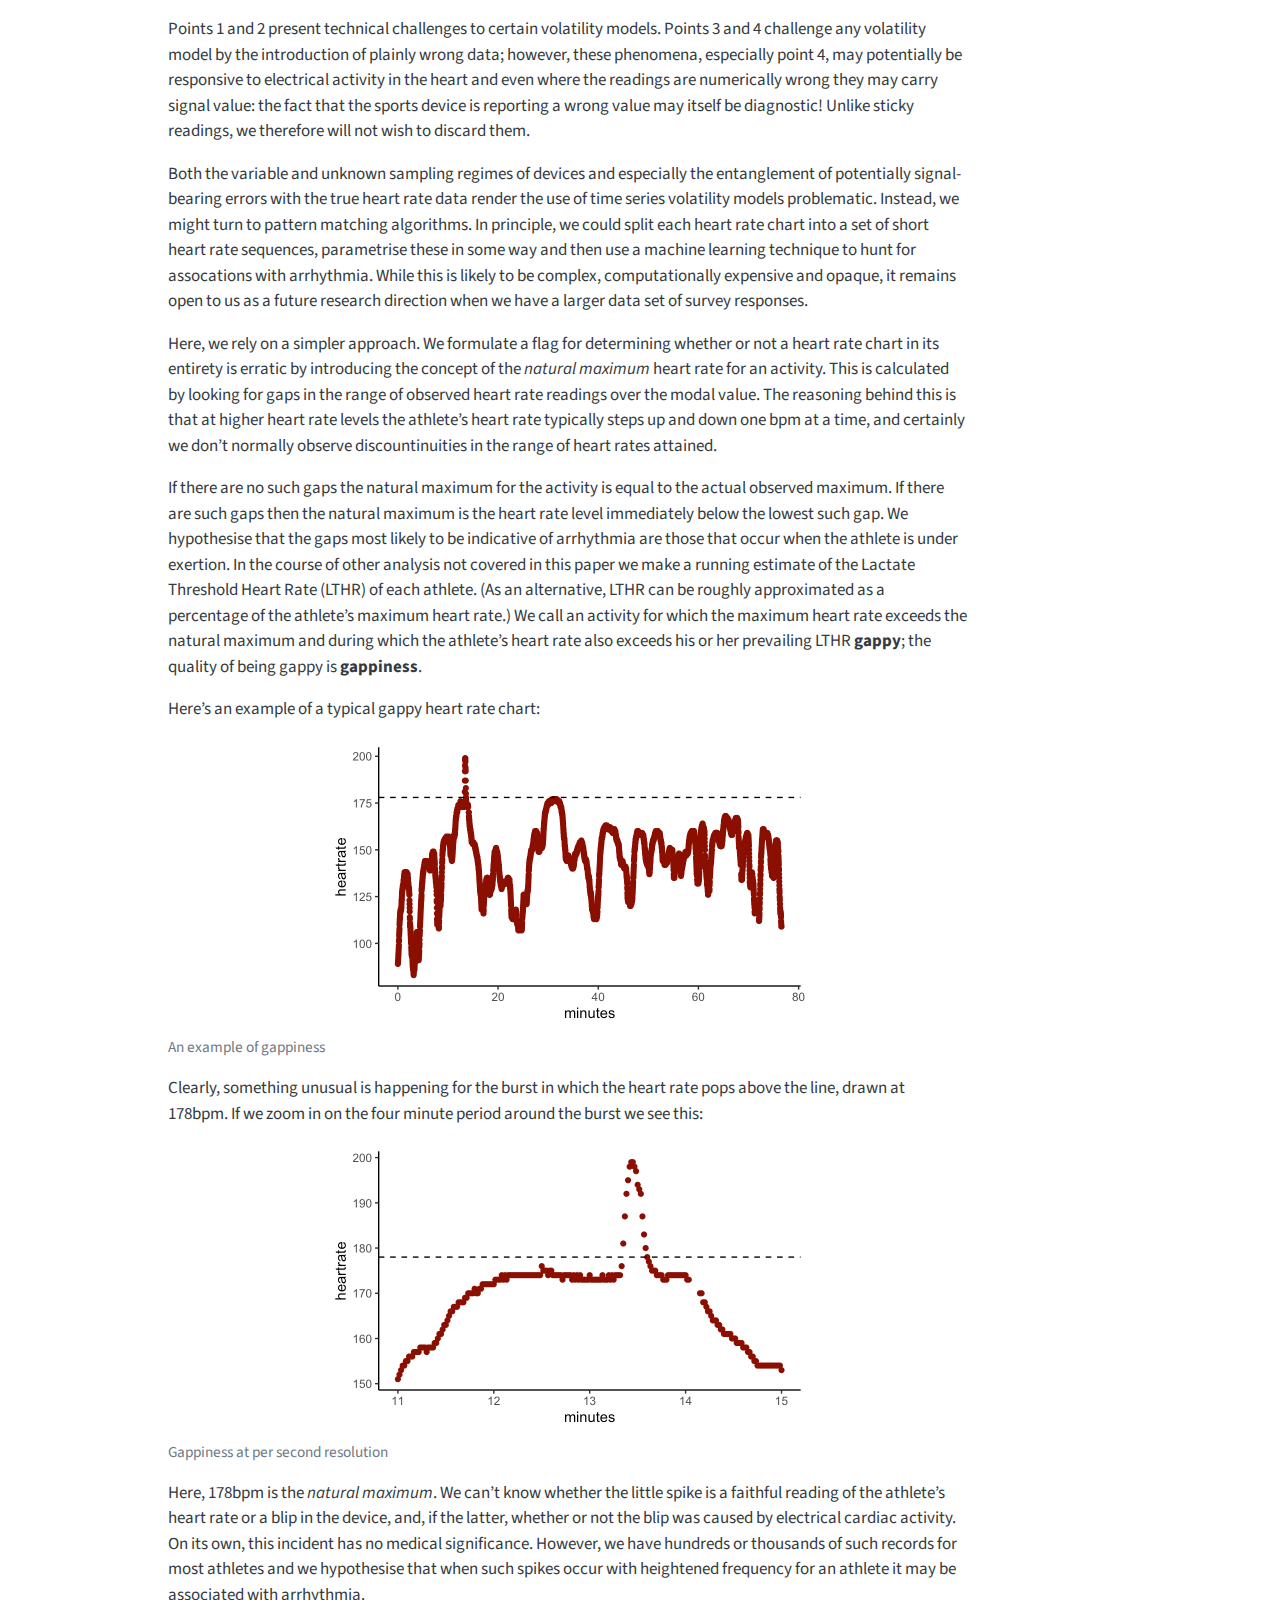
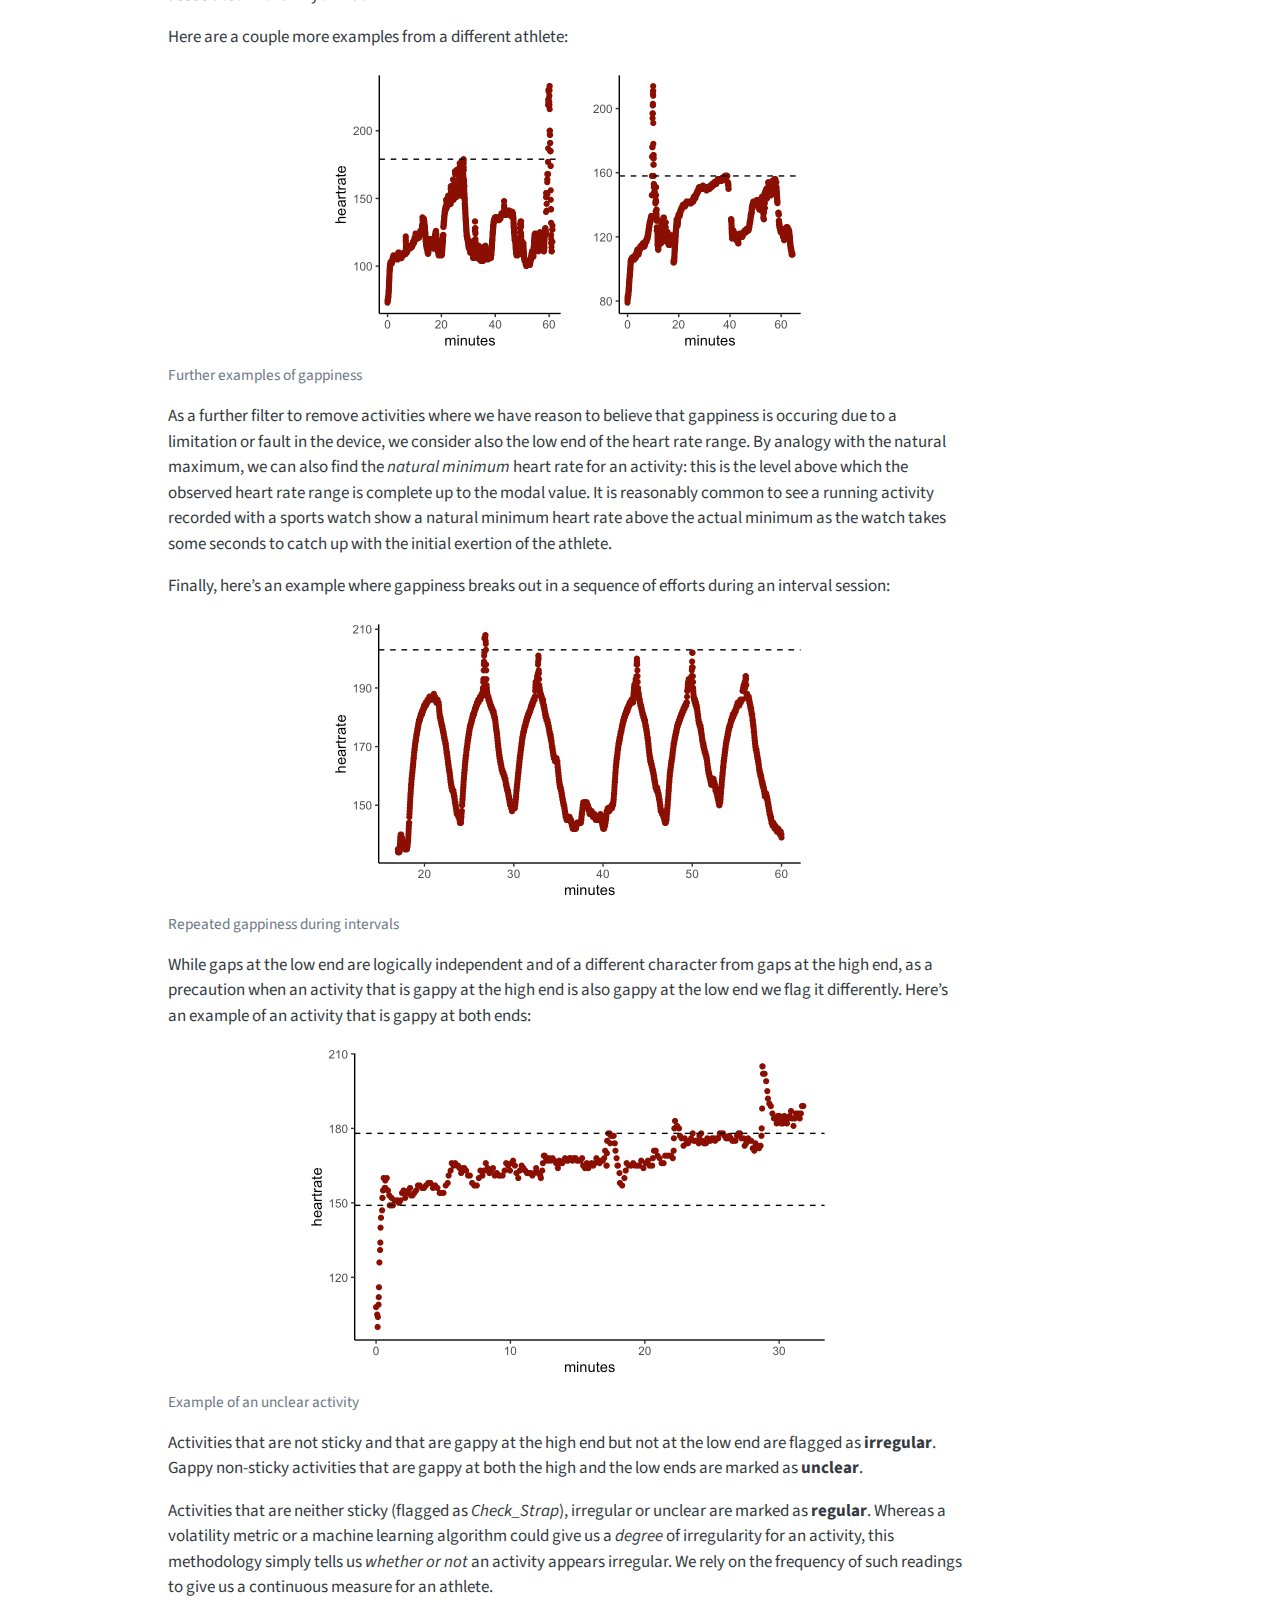
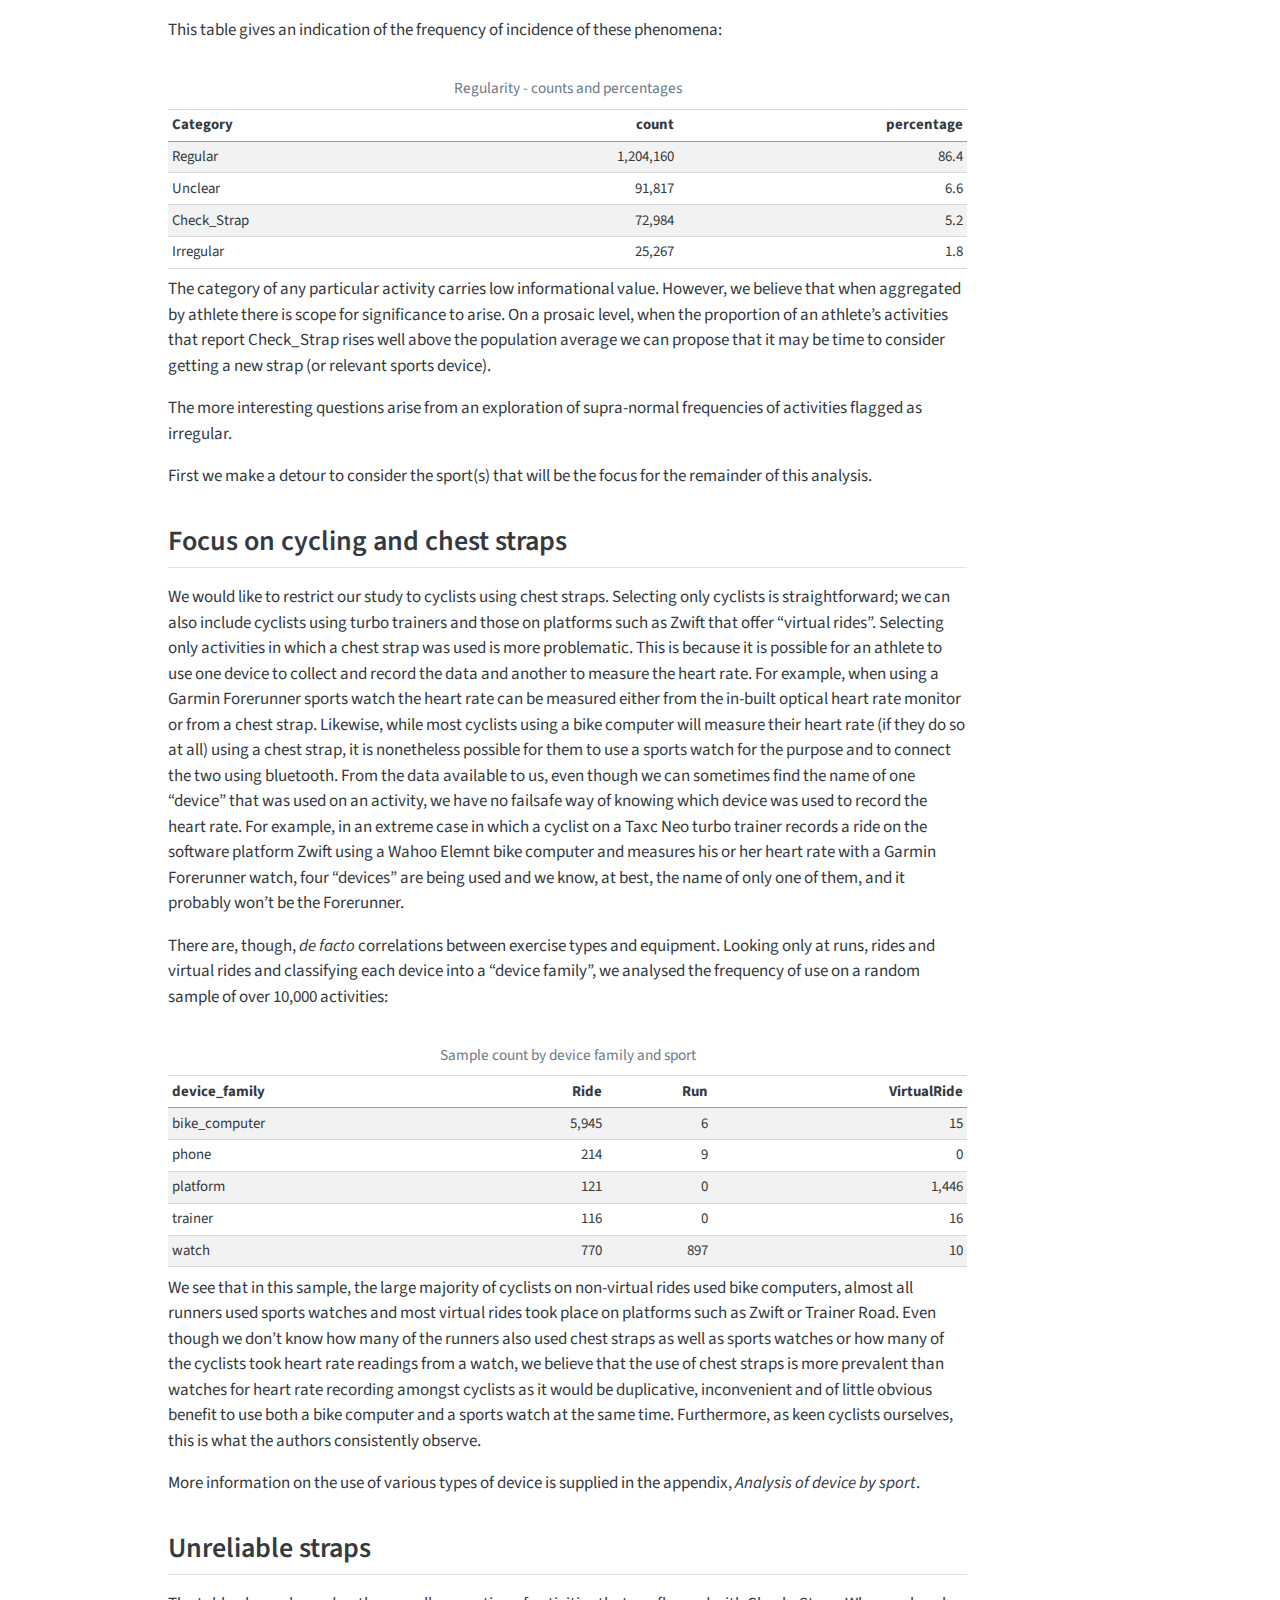
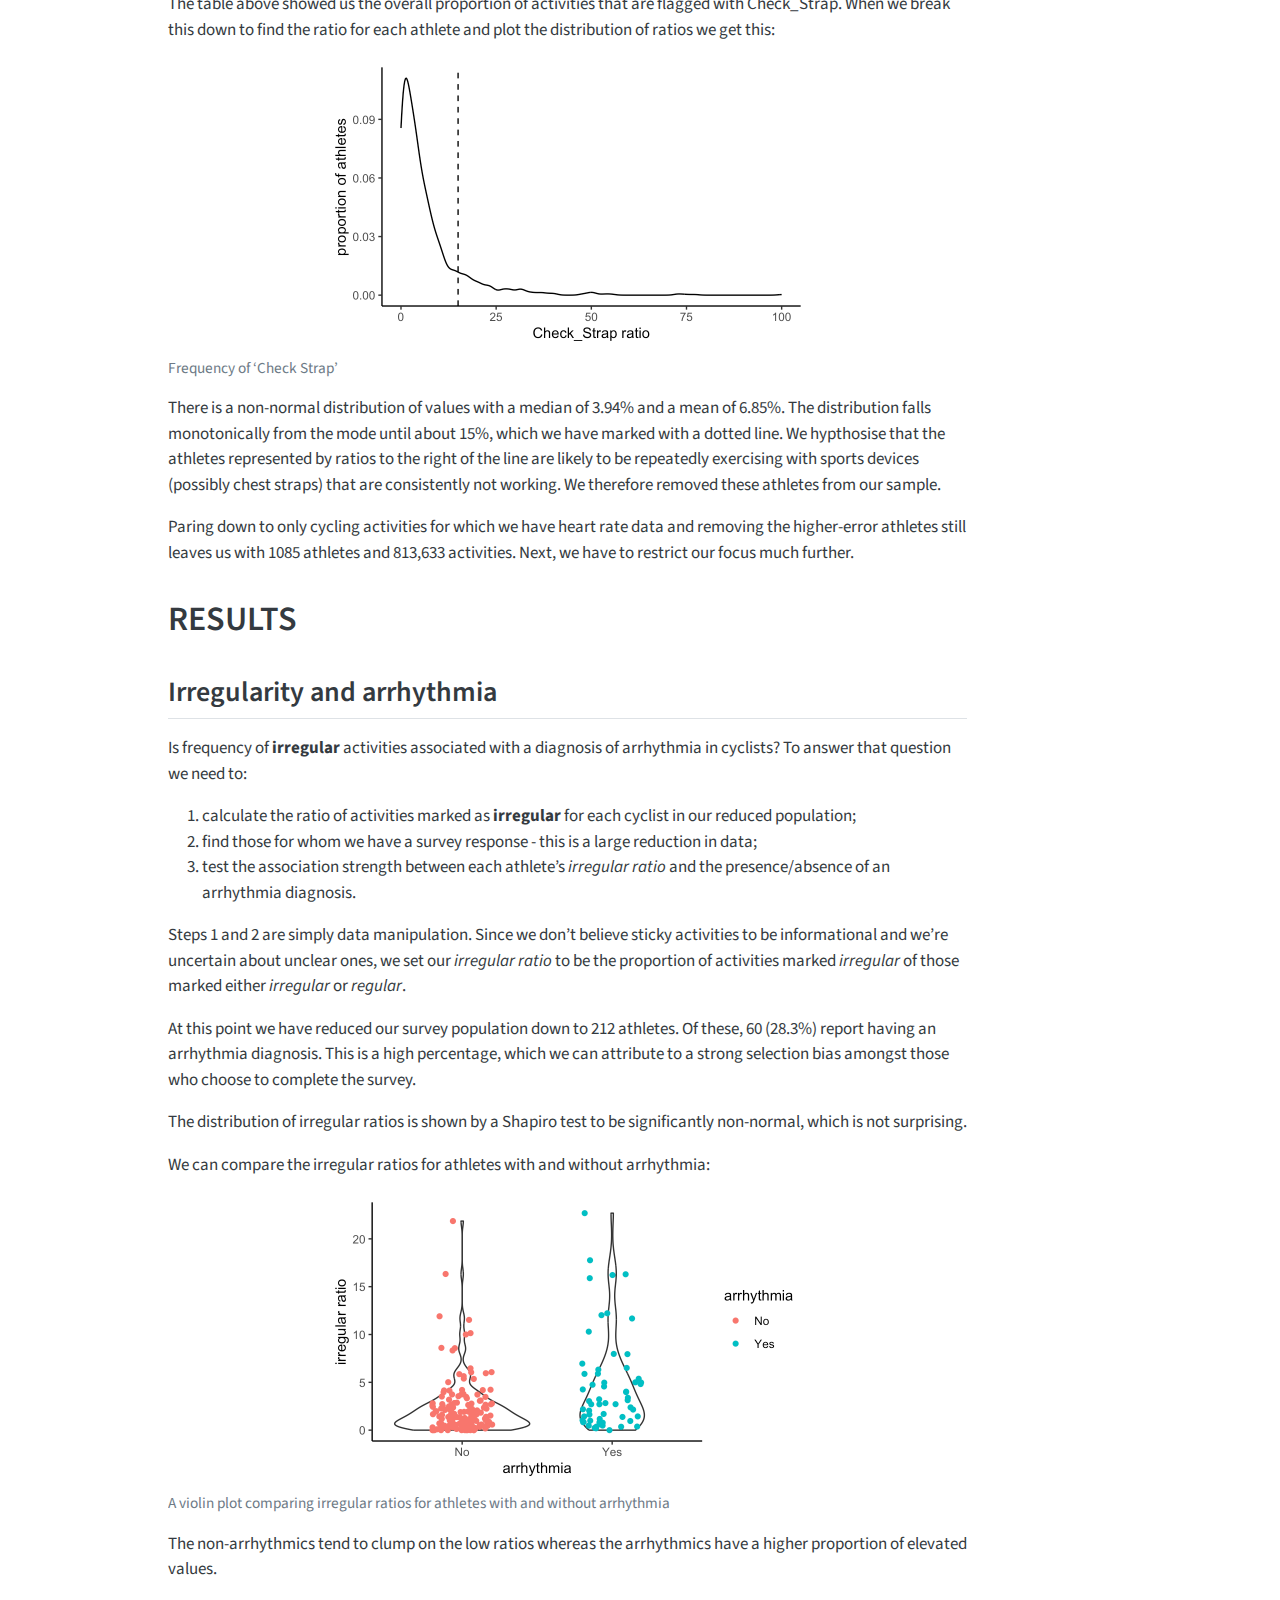
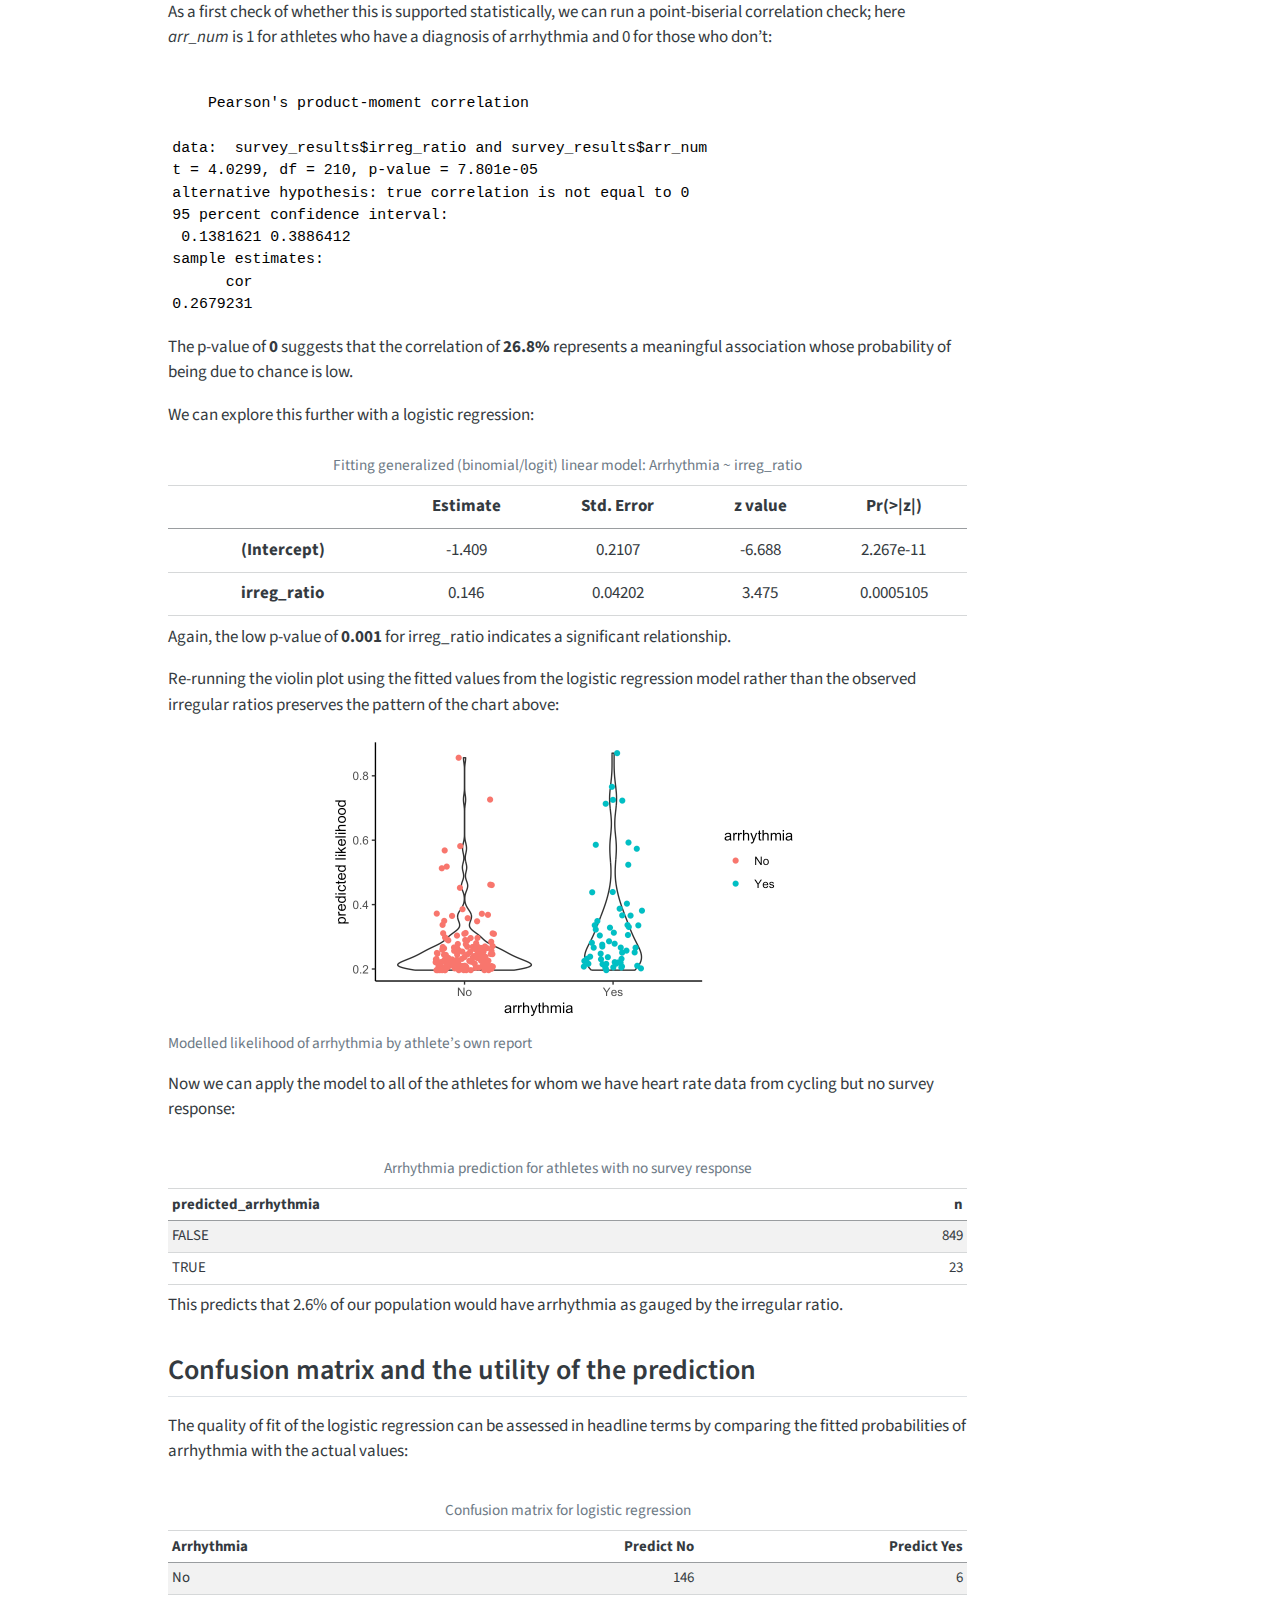
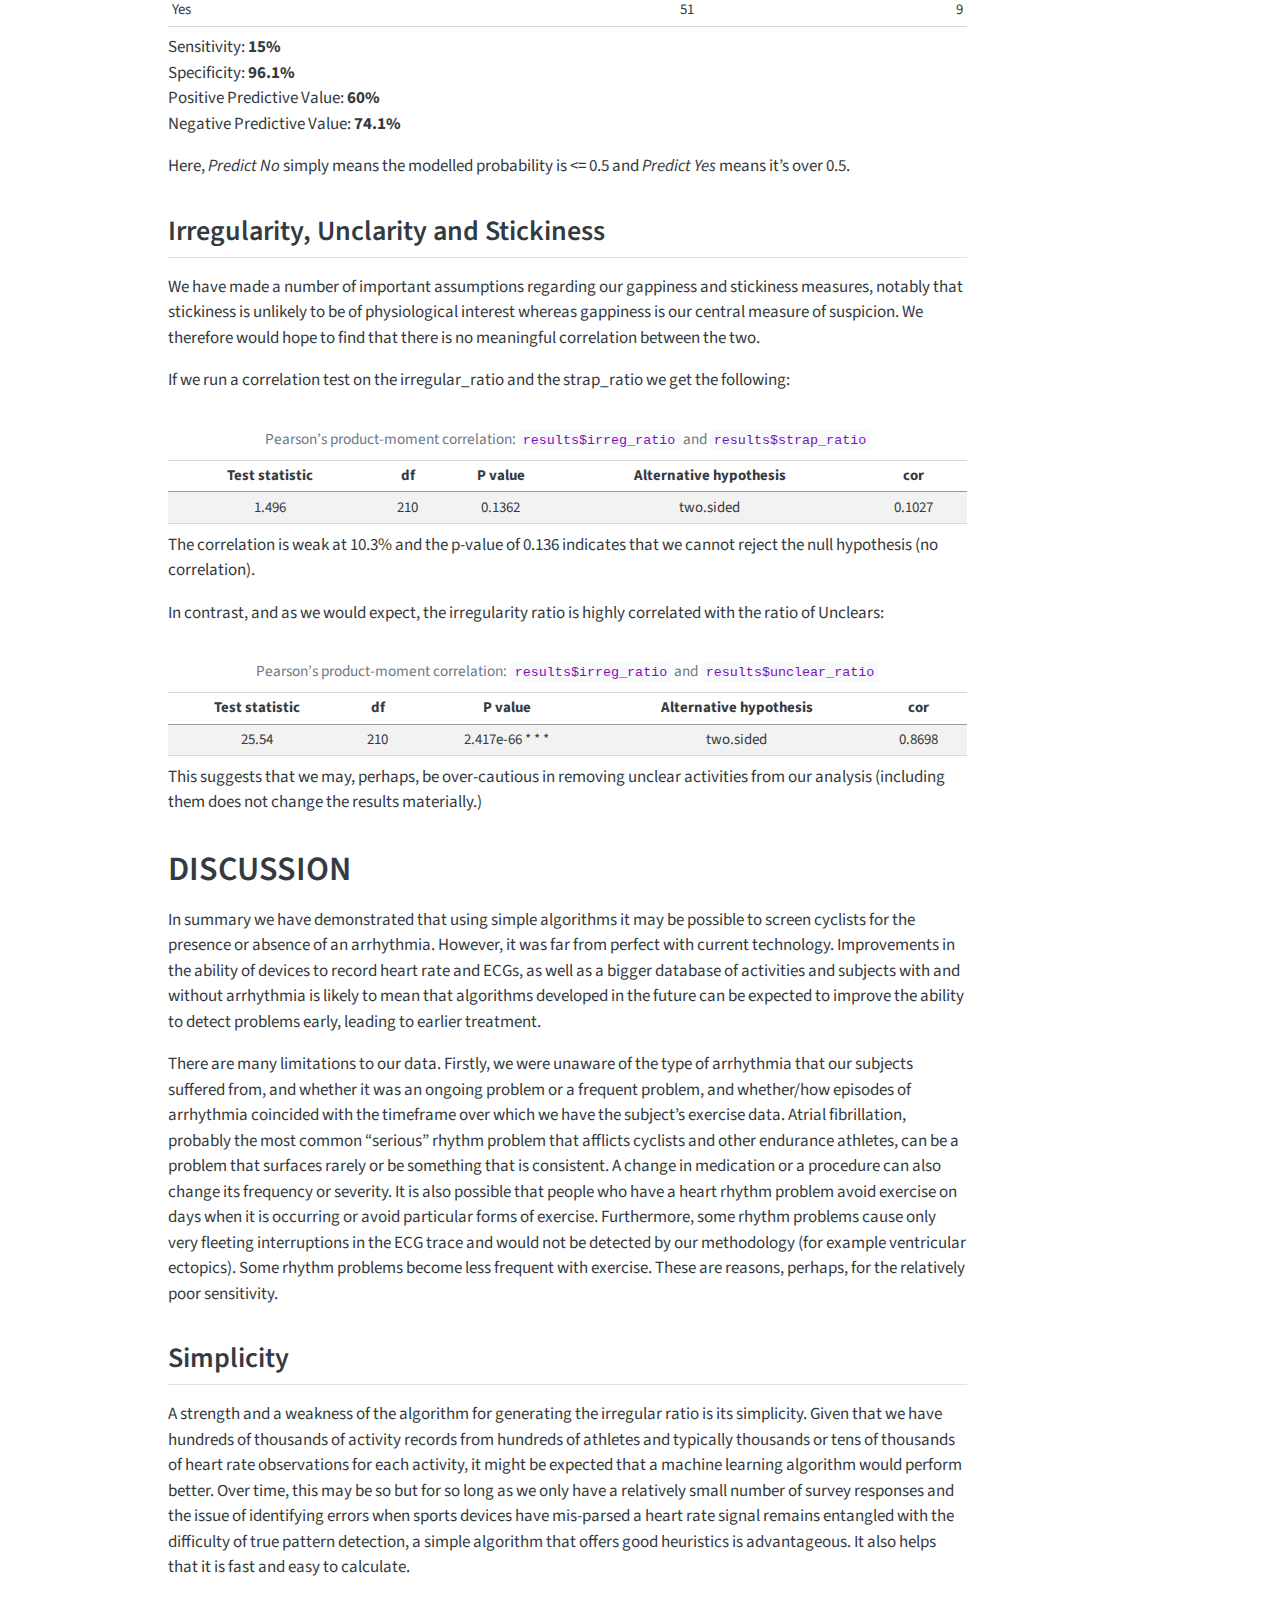
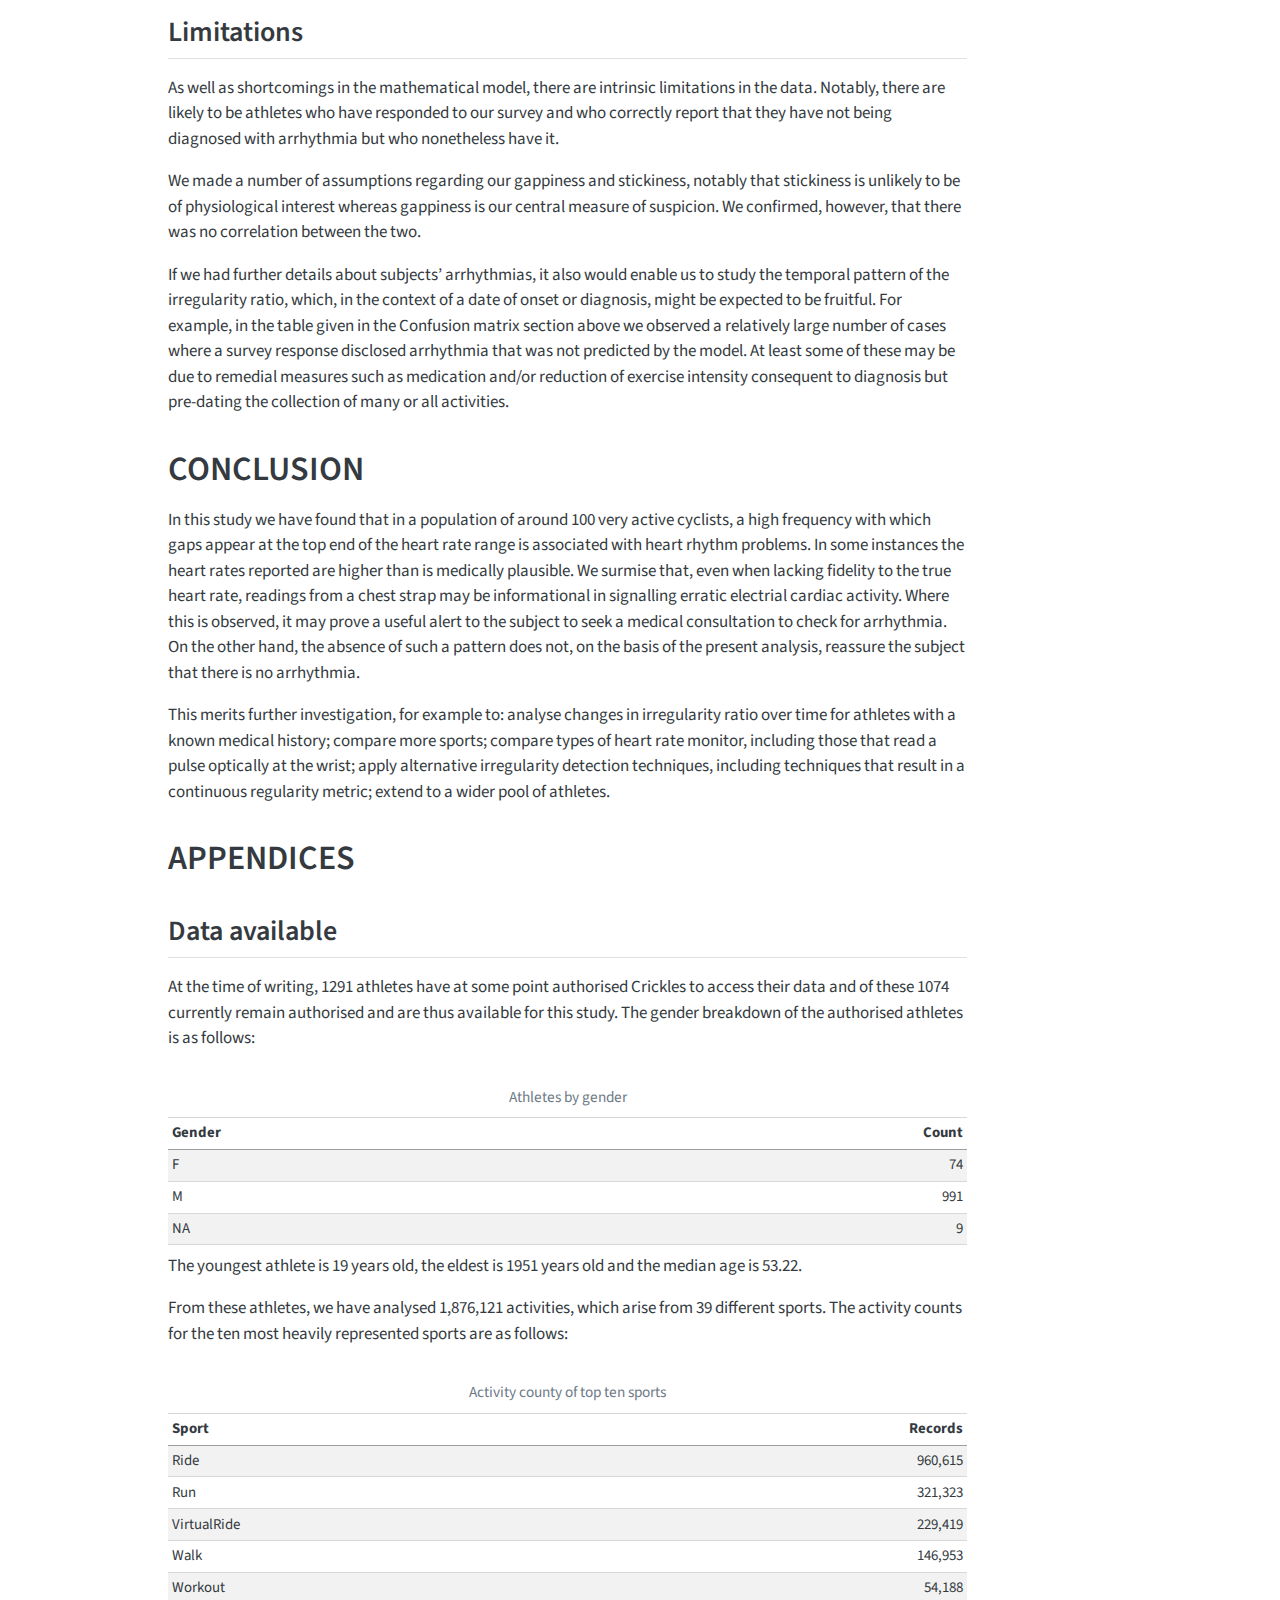
<file: docs/arrhythmia.html>
<!DOCTYPE html>
<html xmlns="http://www.w3.org/1999/xhtml" lang="en" xml:lang="en"><head>

<meta charset="utf-8">
<meta name="generator" content="quarto-1.6.40">

<meta name="viewport" content="width=device-width, initial-scale=1.0, user-scalable=yes">

<meta name="author" content="Ian Green &amp; Mark Dayer">
<meta name="dcterms.date" content="2025-06-07">

<title>Detecting arrhythmia from exercise data (DRAFT) – Crickles</title>
<style>
code{white-space: pre-wrap;}
span.smallcaps{font-variant: small-caps;}
div.columns{display: flex; gap: min(4vw, 1.5em);}
div.column{flex: auto; overflow-x: auto;}
div.hanging-indent{margin-left: 1.5em; text-indent: -1.5em;}
ul.task-list{list-style: none;}
ul.task-list li input[type="checkbox"] {
  width: 0.8em;
  margin: 0 0.8em 0.2em -1em; /* quarto-specific, see https://github.com/quarto-dev/quarto-cli/issues/4556 */ 
  vertical-align: middle;
}
/* CSS for citations */
div.csl-bib-body { }
div.csl-entry {
  clear: both;
  margin-bottom: 0em;
}
.hanging-indent div.csl-entry {
  margin-left:2em;
  text-indent:-2em;
}
div.csl-left-margin {
  min-width:2em;
  float:left;
}
div.csl-right-inline {
  margin-left:2em;
  padding-left:1em;
}
div.csl-indent {
  margin-left: 2em;
}</style>


<script src="site_libs/quarto-nav/quarto-nav.js"></script>
<script src="site_libs/quarto-nav/headroom.min.js"></script>
<script src="site_libs/clipboard/clipboard.min.js"></script>
<script src="site_libs/quarto-search/autocomplete.umd.js"></script>
<script src="site_libs/quarto-search/fuse.min.js"></script>
<script src="site_libs/quarto-search/quarto-search.js"></script>
<meta name="quarto:offset" content="./">
<link href="./favicon.ico" rel="icon">
<script src="site_libs/quarto-html/quarto.js"></script>
<script src="site_libs/quarto-html/popper.min.js"></script>
<script src="site_libs/quarto-html/tippy.umd.min.js"></script>
<script src="site_libs/quarto-html/anchor.min.js"></script>
<link href="site_libs/quarto-html/tippy.css" rel="stylesheet">
<link href="site_libs/quarto-html/quarto-syntax-highlighting-549806ee2085284f45b00abea8c6df48.css" rel="stylesheet" id="quarto-text-highlighting-styles">
<script src="site_libs/bootstrap/bootstrap.min.js"></script>
<link href="site_libs/bootstrap/bootstrap-icons.css" rel="stylesheet">
<link href="site_libs/bootstrap/bootstrap-6bd9cfa162949bde0a231f530c97869d.min.css" rel="stylesheet" append-hash="true" id="quarto-bootstrap" data-mode="light">
<script id="quarto-search-options" type="application/json">{
  "location": "navbar",
  "copy-button": false,
  "collapse-after": 3,
  "panel-placement": "end",
  "type": "overlay",
  "limit": 50,
  "keyboard-shortcut": [
    "f",
    "/",
    "s"
  ],
  "show-item-context": false,
  "language": {
    "search-no-results-text": "No results",
    "search-matching-documents-text": "matching documents",
    "search-copy-link-title": "Copy link to search",
    "search-hide-matches-text": "Hide additional matches",
    "search-more-match-text": "more match in this document",
    "search-more-matches-text": "more matches in this document",
    "search-clear-button-title": "Clear",
    "search-text-placeholder": "",
    "search-detached-cancel-button-title": "Cancel",
    "search-submit-button-title": "Submit",
    "search-label": "Search"
  }
}</script>
<link href="site_libs/pagedtable-1.1/css/pagedtable.css" rel="stylesheet">
<script src="site_libs/pagedtable-1.1/js/pagedtable.js"></script>


<link rel="stylesheet" href="custom-header.css">
<link rel="stylesheet" href="contact-form.css">
</head>

<body class="nav-fixed">

<div id="quarto-search-results"></div>
  <header id="quarto-header" class="headroom fixed-top">
    <nav class="navbar navbar-expand-lg " data-bs-theme="dark">
      <div class="navbar-container container-fluid">
      <div class="navbar-brand-container mx-auto">
    <a class="navbar-brand" href="./index.html">
    <span class="navbar-title">Crickles</span>
    </a>
  </div>
            <div id="quarto-search" class="" title="Search"></div>
          <button class="navbar-toggler" type="button" data-bs-toggle="collapse" data-bs-target="#navbarCollapse" aria-controls="navbarCollapse" role="menu" aria-expanded="false" aria-label="Toggle navigation" onclick="if (window.quartoToggleHeadroom) { window.quartoToggleHeadroom(); }">
  <span class="navbar-toggler-icon"></span>
</button>
          <div class="collapse navbar-collapse" id="navbarCollapse">
            <ul class="navbar-nav navbar-nav-scroll me-auto">
  <li class="nav-item">
    <a class="nav-link" href="./index.html"> 
<span class="menu-text">Home</span></a>
  </li>  
  <li class="nav-item">
    <a class="nav-link" href="./get-started.html"> 
<span class="menu-text">Get Started</span></a>
  </li>  
  <li class="nav-item">
    <a class="nav-link" href="./app.html"> 
<span class="menu-text">Navigator</span></a>
  </li>  
  <li class="nav-item dropdown ">
    <a class="nav-link dropdown-toggle" href="#" id="nav-menu-research" role="link" data-bs-toggle="dropdown" aria-expanded="false">
 <span class="menu-text">Research</span>
    </a>
    <ul class="dropdown-menu" aria-labelledby="nav-menu-research">    
        <li>
    <a class="dropdown-item" href="./sustainable.html">
 <span class="dropdown-text">Sustainable Performance</span></a>
  </li>  
        <li>
    <a class="dropdown-item" href="./arrhythmia.html">
 <span class="dropdown-text">Detecting Arrhythmia</span></a>
  </li>  
    </ul>
  </li>
  <li class="nav-item">
    <a class="nav-link" href="./about.html"> 
<span class="menu-text">About</span></a>
  </li>  
  <li class="nav-item">
    <a class="nav-link" href="./contact.html"> 
<span class="menu-text">Contact</span></a>
  </li>  
</ul>
          </div> <!-- /navcollapse -->
            <div class="quarto-navbar-tools">
</div>
      </div> <!-- /container-fluid -->
    </nav>
</header>
<!-- content -->
<div id="quarto-content" class="quarto-container page-columns page-rows-contents page-layout-article page-navbar">
<!-- sidebar -->
<!-- margin-sidebar -->
    <div id="quarto-margin-sidebar" class="sidebar margin-sidebar">
        <nav id="TOC" role="doc-toc" class="toc-active">
    <h2 id="toc-title">On this page</h2>
   
  <ul>
  <li><a href="#abstract" id="toc-abstract" class="nav-link active" data-scroll-target="#abstract">ABSTRACT</a>
  <ul class="collapse">
  <li><a href="#introduction" id="toc-introduction" class="nav-link" data-scroll-target="#introduction">Introduction</a></li>
  <li><a href="#methods" id="toc-methods" class="nav-link" data-scroll-target="#methods">Methods</a></li>
  <li><a href="#results" id="toc-results" class="nav-link" data-scroll-target="#results">Results</a></li>
  <li><a href="#discussion" id="toc-discussion" class="nav-link" data-scroll-target="#discussion">Discussion</a></li>
  <li><a href="#conclusion" id="toc-conclusion" class="nav-link" data-scroll-target="#conclusion">Conclusion</a></li>
  </ul></li>
  <li><a href="#introduction-1" id="toc-introduction-1" class="nav-link" data-scroll-target="#introduction-1">INTRODUCTION</a></li>
  <li><a href="#methods-1" id="toc-methods-1" class="nav-link" data-scroll-target="#methods-1">METHODS</a>
  <ul class="collapse">
  <li><a href="#data-acquisition" id="toc-data-acquisition" class="nav-link" data-scroll-target="#data-acquisition">Data acquisition</a></li>
  <li><a href="#heart-health-survey-questionnaire" id="toc-heart-health-survey-questionnaire" class="nav-link" data-scroll-target="#heart-health-survey-questionnaire">Heart health Survey Questionnaire</a></li>
  <li><a href="#analysis-of-the-heart-rate-data" id="toc-analysis-of-the-heart-rate-data" class="nav-link" data-scroll-target="#analysis-of-the-heart-rate-data">Analysis of the Heart Rate Data</a></li>
  <li><a href="#focus-on-cycling-and-chest-straps" id="toc-focus-on-cycling-and-chest-straps" class="nav-link" data-scroll-target="#focus-on-cycling-and-chest-straps">Focus on cycling and chest straps</a></li>
  <li><a href="#unreliable-straps" id="toc-unreliable-straps" class="nav-link" data-scroll-target="#unreliable-straps">Unreliable straps</a></li>
  </ul></li>
  <li><a href="#results-1" id="toc-results-1" class="nav-link" data-scroll-target="#results-1">RESULTS</a>
  <ul class="collapse">
  <li><a href="#irregularity-and-arrhythmia" id="toc-irregularity-and-arrhythmia" class="nav-link" data-scroll-target="#irregularity-and-arrhythmia">Irregularity and arrhythmia</a></li>
  <li><a href="#confusion-matrix-and-the-utility-of-the-prediction" id="toc-confusion-matrix-and-the-utility-of-the-prediction" class="nav-link" data-scroll-target="#confusion-matrix-and-the-utility-of-the-prediction">Confusion matrix and the utility of the prediction</a></li>
  <li><a href="#irregularity-unclarity-and-stickiness" id="toc-irregularity-unclarity-and-stickiness" class="nav-link" data-scroll-target="#irregularity-unclarity-and-stickiness">Irregularity, Unclarity and Stickiness</a></li>
  </ul></li>
  <li><a href="#discussion-1" id="toc-discussion-1" class="nav-link" data-scroll-target="#discussion-1">DISCUSSION</a>
  <ul class="collapse">
  <li><a href="#simplicity" id="toc-simplicity" class="nav-link" data-scroll-target="#simplicity">Simplicity</a></li>
  <li><a href="#limitations" id="toc-limitations" class="nav-link" data-scroll-target="#limitations">Limitations</a></li>
  </ul></li>
  <li><a href="#conclusion-1" id="toc-conclusion-1" class="nav-link" data-scroll-target="#conclusion-1">CONCLUSION</a></li>
  <li><a href="#appendices" id="toc-appendices" class="nav-link" data-scroll-target="#appendices">APPENDICES</a>
  <ul class="collapse">
  <li><a href="#data-available" id="toc-data-available" class="nav-link" data-scroll-target="#data-available">Data available</a></li>
  <li><a href="#analysis-of-strap-artefacts-seen-in-heart-rate-readings" id="toc-analysis-of-strap-artefacts-seen-in-heart-rate-readings" class="nav-link" data-scroll-target="#analysis-of-strap-artefacts-seen-in-heart-rate-readings">Analysis of strap artefacts seen in heart rate readings</a></li>
  <li><a href="#analysis-of-device-by-sport" id="toc-analysis-of-device-by-sport" class="nav-link" data-scroll-target="#analysis-of-device-by-sport">Analysis of device by sport</a></li>
  <li><a href="#residuals" id="toc-residuals" class="nav-link" data-scroll-target="#residuals">Residuals</a></li>
  <li><a href="#data-sufficiency" id="toc-data-sufficiency" class="nav-link" data-scroll-target="#data-sufficiency">Data sufficiency</a></li>
  <li><a href="#other-survey-questions" id="toc-other-survey-questions" class="nav-link" data-scroll-target="#other-survey-questions">Other survey questions</a></li>
  <li><a href="#out-of-sample-test" id="toc-out-of-sample-test" class="nav-link" data-scroll-target="#out-of-sample-test">Out of sample test</a></li>
  </ul></li>
  <li><a href="#acknowledgements" id="toc-acknowledgements" class="nav-link" data-scroll-target="#acknowledgements">ACKNOWLEDGEMENTS</a></li>
  <li><a href="#references" id="toc-references" class="nav-link" data-scroll-target="#references">REFERENCES</a></li>
  </ul>
<div class="quarto-alternate-formats"><h2>Other Formats</h2><ul><li><a href="arrhythmia.pdf"><i class="bi bi-file-pdf"></i>PDF</a></li><li><a href="arrhythmia.docx"><i class="bi bi-file-word"></i>MS Word</a></li></ul></div></nav>
    </div>
<!-- main -->
<main class="content" id="quarto-document-content">

<header id="title-block-header" class="quarto-title-block default">
<div class="quarto-title">
<h1 class="title">Detecting arrhythmia from exercise data (DRAFT)</h1>
</div>



<div class="quarto-title-meta">

    <div>
    <div class="quarto-title-meta-heading">Author</div>
    <div class="quarto-title-meta-contents">
             <p>Ian Green &amp; Mark Dayer </p>
          </div>
  </div>
    
    <div>
    <div class="quarto-title-meta-heading">Published</div>
    <div class="quarto-title-meta-contents">
      <p class="date">June 7, 2025</p>
    </div>
  </div>
  
    
  </div>
  


</header>


<div style="page-break-after: always;"></div>
<section id="abstract" class="level1">
<h1>ABSTRACT</h1>
<section id="introduction" class="level2">
<h2 class="anchored" data-anchor-id="introduction">Introduction</h2>
<p>This study explores the feasibility of using heart rate data as frequently captured by keen amateur cyclists during exercise to detect the presence of heart rhythm problems.</p>
</section>
<section id="methods" class="level2">
<h2 class="anchored" data-anchor-id="methods">Methods</h2>
<p>Data is gathered from an existing project that is used by over 1,000 (mainly) amateur athletes to compare the cardiac stress accrued through exercise with that of their anonymised peers. “Gappiness” in observed heart rate levels is defined and its frequent presence at the top end of the heart rate range is tested for association with athlete reports of arrhythmia obtained through a survey.</p>
</section>
<section id="results" class="level2">
<h2 class="anchored" data-anchor-id="results">Results</h2>
<p>In an analysis of over 130,000 activities from 189 athletes who responded to the survey, a statistically significant association was found between observed heart rate gappiness and reported arrhythmia, both in a point-biserial correlation check (p-value = 0.005) and a logistic regression (p-value = 0.01).</p>
</section>
<section id="discussion" class="level2">
<h2 class="anchored" data-anchor-id="discussion">Discussion</h2>
<p>This association has a specificity of 97.6% and a positive predictive value of 62.5%. For an athlete for whom this predicts arrhythmia it would be worthwhile to seek a medical consultation. However, the sensitivity is low so a failure to predict arrhythmia is no reassurance that there is in fact no heart rhythm issue. This is to be expected as we only know whether survey respondents report having or having ever had a heart rhythm problem. Some of those who report a problem may have been treated prior to recording the activities analysed and conversely for others the onset may have been recent so many of their recorded activities may pre-date the condition. We surmise that heart rate readings recorded using chest straps are more likely to detect arrhythmia with this method than those recorded with smart watches measuring heart rate optically at the wrist; we note that cyclists more frequently use the former and runners the latter.</p>
</section>
<section id="conclusion" class="level2">
<h2 class="anchored" data-anchor-id="conclusion">Conclusion</h2>
<p>Heart rhythm problems are increasingly observed in people who engage in high levels of endurance sports over many years, especially cyclists. A technique that can sometimes detect arrhythmia using data already collected during sport is therefore of potential merit. Further investigation, including into the evolution of changes in gappiness before, during and after the onset of heart rhythm problems as well as the extension to a wider pool of athletes, would appear to be worthwhile.</p>
</section>
</section>
<section id="introduction-1" class="level1">
<h1>INTRODUCTION</h1>
<p>People who regularly engage in endurance sports activities such as cycling and running accrue from them a wide range of health benefits. However, there is also increasing evidence that people, especially men, who participate in high levels of such sports over many years have an elevated likelihood of developing heart rhythm problems such as atrial fibrillation <span class="citation" data-cites="Case2017">(<a href="#ref-Case2017" role="doc-biblioref">Christoper Case 2017</a>)</span>; <span class="citation" data-cites="Centurion2019">(<a href="#ref-Centurion2019" role="doc-biblioref">Centurión 2019</a>)</span>; <span class="citation" data-cites="Calvo2016">(<a href="#ref-Calvo2016" role="doc-biblioref">Calvo 2016</a>)</span>. This is particularly well-documented for cyclists <span class="citation" data-cites="Baldesberger2008">(<a href="#ref-Baldesberger2008" role="doc-biblioref">Baldesberger 2008</a>)</span>. We may surmise, although it has no bearing on our analysis, that this could arise in part from the fact that, unlike other endurance athletes, cyclists regularly engage in sessions of high cardiac intensity lasting a number of hours during which the unfelt strain on the heart is not accompanied by a felt and fatiguing strain on skeletal muscles, owing to the mechanical advantage of being on a bike. Early diagnosis of arrhythmias is considered important and can improve clinical outcomes <span class="citation" data-cites="Amara2015">(<a href="#ref-Amara2015" role="doc-biblioref">Amara 2015</a>)</span>; <span class="citation" data-cites="Kirchhof2009">(<a href="#ref-Kirchhof2009" role="doc-biblioref">Kirchhof 2009</a>)</span>.</p>
<p>Increasingly wearable devices are being used to detect arrhythmias <span class="citation" data-cites="Perez2019">(<a href="#ref-Perez2019" role="doc-biblioref">Marco V. Perez 2019</a>)</span>; <span class="citation" data-cites="Tison2018">(<a href="#ref-Tison2018" role="doc-biblioref">Tison et al. 2018</a>)</span>. It is now commonly the case that keen endurance athletes will use a device such as a smart watch or a bike computer with a chest strap to measure their heart rate during exercise and record this activity on a sports website such as Strava (www.strava.com), TrainingPeaks (www.trainingpeaks.com) or Garmin Connect (https://connect.garmin.com). We hypothesized that it would be possible to detect arrhythmias by an analysis of saved heart rate data. We therefore looked for irregularities in heart rate, as detected by smartwatches and chest straps during exertion, to see whether they occured more frequently in athletes who self-reported heart rhythm problems.</p>
<p>In observing the heart rate response of athletes wearing chest straps to effort during exercise, we note that at the highest effort heart rates increase towards the highest value, and in a hard session the heart rate will generally rise <em>smoothly</em> to the maximum value at around the time of greatest effort (studying both heart rate and power data shows that the heart rate usually lags effort by around 20 to 30 seconds). The highest heart rate levels vary by athlete and are generally in the order of 200 beats per minute (bpm). (The rule of thumb that <em>maximum heart rate = 220 - age</em> does not account well for the seasoned athletes we have studied - see appendix, <em>Analysis of strap artefacts seen in heart rate readings</em> and also <span class="citation" data-cites="Tanaka2001">(<a href="#ref-Tanaka2001" role="doc-biblioref">Hirofumi Tanaka 2001</a>)</span>.) However, with unexpected frequency we also sometimes observe a jumpiness at the top end of the heart rate chart. This can either be seen as a gap of a few beats per minute - say from 190 bpm to 195 bpm - or as a jump to a far higher value - say 254 bpm.</p>
<p>It is tempting to say that these readings, especially in the latter category of large jumps to high values, are simply strap errors; and they evidently sometimes are. However, we hypothesise that they can nonetheless be informational. The chest strap is, like an ECG, continuously sampling current in the heart muscle, which it algorithmically converts into an instantaneous heart rate reading. The frequency of sampling and the algorithm for translating the electrical signal into a bpm reading are proprietary and held as secrets by equipment manufacturers. Nonetheless, we may surmise that the pattern of measured current from an athlete who is, for example, undergoing ectopic beats or exhibiting anomalous electrical activity in the heart might be expected to cause irregularity in the heart rate reported by the strap. We therefore look for such irregularities to see whether they occur more frequently in athletes who report heart rhythm problems. If they do and if we are able to establish a meaningful association, we may be able to alert athletes to seek a medical consultation as soon as such a pattern becomes evident.</p>
</section>
<section id="methods-1" class="level1">
<h1>METHODS</h1>
<section id="data-acquisition" class="level2">
<h2 class="anchored" data-anchor-id="data-acquisition">Data acquisition</h2>
<p>The data that is used in this study is from the Crickles project, whose purpose is to collect data from amateur endurance athletes and analyse the extent of “cardiac stress” accrued through activities such as cycling and running. Data from athletes who sign up to Crickles is collected from the popular website Strava.com. Athletes who wish to participate in the Crickles project enroll by hitting the <em>Connect with Strava</em> button on the website http://crickles.org. This authorises the Crickles software to access the athlete’s data. Crickles then does an initial load of some years of historical data and adds the athlete to the ongoing update.</p>
<p>Crickles performs a range of analyses on this data, the results of which are securely stored on Crickles AWS Cloud servers. Each athlete can access analysis on their own activities in comparision with the anonymised data of all other Crickles participants through the <em>Crickles Navigator</em> website http://navigator.crickles.org.</p>
<p>Throughout this paper the term “activity” is used in the natural sense of a single, complete sport session recorded by an athlete who defines its duration by starting their sports device at the start of the session and stopping it at the end.</p>
<p>Crickles is purely a research platform. It does not charge users, nor does it raise money by selling on users’ data or in any other way. Athletes can unauthorise Crickles’ access to their data at any time. Recently, Crickles users were asked to voluntarily complete a survey to facilitate the research into the detection of arrhythmias.</p>
</section>
<section id="heart-health-survey-questionnaire" class="level2">
<h2 class="anchored" data-anchor-id="heart-health-survey-questionnaire">Heart health Survey Questionnaire</h2>
<p>Crickles users were invited to complete a short questionnaire that captured information about their cardiac health. Questions include whether they have arrhythmia or diabetes, been prescribed beta blockers, experienced chest pain, fainted or had a heart attack. To date, 236 athletes have completed the survey. A few of these either don’t have any activities loaded by Crickles or only have activities without heart rate data; excluding those gives us 228 athletes whose heart rate data we can analyse in conjunction with their heart health data.</p>
<p>The only response that we use from the survey is to the question, <em>Do you have, or have you had a heart rhythm problem?</em>.</p>
</section>
<section id="analysis-of-the-heart-rate-data" class="level2">
<h2 class="anchored" data-anchor-id="analysis-of-the-heart-rate-data">Analysis of the Heart Rate Data</h2>
<p>We aimed to determine if persistent observable irregularities in the heart rate data might be more prevalent in those with a self reported history of arrhythmia. To this end we want to clean the data of readings that are wrong in uninteresting ways while discarding as little as possible that may prove useful.</p>
<p>We begin with two measures of the regularity of the heart rate chart for any given activity. The first is <strong>stickiness</strong>. We observe (see Appendix) that sometimes the heart rate reading jams on a certain value for an implausibly long period of time. Where this happens, we believe it to be an error on the part of the recording sports device. Moreover, it is unlikely to be an <em>interesting</em> error in which the athlete’s cardiac behaviour plays any part. From the perspective of experience, we might expect that any record of a heart rate held at the same level for over a minute is wrong: while the fluctuation of, say, someone cycling at threshold in a time trial might be low, we would expect to see some change over the course of any minute. If we look at the actual record of reported sustained heart rates, there is a wide range of values; the maximum currently stands at over 37 hours! However, 95% of the range is within 90 seconds and so we take this as our threshold for reporting a probable error. Here is the distribution of values that are less than 90 seconds:</p>
<div class="cell">
<div class="cell-output cell-output-stderr">
<pre><code>Warning: The dot-dot notation (`..count..`) was deprecated in ggplot2 3.4.0.
ℹ Please use `after_stat(count)` instead.</code></pre>
</div>
<div class="cell-output-display">
<div class="quarto-figure quarto-figure-center">
<figure class="figure">
<p><img src="arrhythmia_files/figure-html/sticky-1.png" class="img-fluid figure-img" width="480"></p>
<figcaption>Stickiness frequency</figcaption>
</figure>
</div>
</div>
</div>
<p>We call an activity in which we see a stuck heart rate value for longer than 90 seconds <strong>sticky</strong>. On the Crickles Navigator these activities are flagged <strong>Check_Strap</strong>.</p>
<p>For our second measure, we’re interested in how jumpy the heart rate chart is. This is potentially much more interesting physiologically as an erratic heart rate may well be indicative of some kind of a pathology. The study of time series volatility is an advanced science and there are many techniques that we could deploy for measurement. For example, we might use a stochastic volatility model with a jump process to fit the patterns that we see <span class="citation" data-cites="Zou2014">(<a href="#ref-Zou2014" role="doc-biblioref">Zou 2014</a>)</span>. However, the nature of athletic exercise and the limitations of the sports devices mitigate against several of these. To take some examples:</p>
<ol type="1">
<li>Keen athletes quite often engage in High Intensity Interval Training (HIIT) sessions. A typical protocol might be to ride at maximum effort on a turbo trainer for 30 seconds then rest for 30 seconds then repeat, and to do this in blocks of ten repetitions with a recovery break between each block.</li>
<li>Different sports devices record the heart rate at different sampling frequencies. Typically, a sports watch will sample infrequently at low heart rates and more frequently at high heart rates to prolong battery life. In contrast, a bike computer that records power from a power meter as well as heart rates will usually sample every second. The method that the device chooses for sampling the data is set by a combination of undocumented logic intrinsic to each device and, sometimes, configuration variables that can be set by the device owner. We do not have knowledge of either what sports device is being used or of how it is configured.</li>
<li>All sports devices are prone to <em>contact failures</em> with the skin. It’s therefore reasonably common to see wrong readings towards the start of a bike ride when a cyclist is speeding downhill; at this time with little effort and no sweat build-up and the compounding effect of a jersey flapping against a chest strap, wrong high readings are sometimes seen.</li>
<li>As we saw above, sports devices reasonably often show high readings that are simply higher than we believe can be correct.</li>
</ol>
<p>Points 1 and 2 present technical challenges to certain volatility models. Points 3 and 4 challenge any volatility model by the introduction of plainly wrong data; however, these phenomena, especially point 4, may potentially be responsive to electrical activity in the heart and even where the readings are numerically wrong they may carry signal value: the fact that the sports device is reporting a wrong value may itself be diagnostic! Unlike sticky readings, we therefore will not wish to discard them.</p>
<p>Both the variable and unknown sampling regimes of devices and especially the entanglement of potentially signal-bearing errors with the true heart rate data render the use of time series volatility models problematic. Instead, we might turn to pattern matching algorithms. In principle, we could split each heart rate chart into a set of short heart rate sequences, parametrise these in some way and then use a machine learning technique to hunt for assocations with arrhythmia. While this is likely to be complex, computationally expensive and opaque, it remains open to us as a future research direction when we have a larger data set of survey responses.</p>
<p>Here, we rely on a simpler approach. We formulate a flag for determining whether or not a heart rate chart in its entirety is erratic by introducing the concept of the <em>natural maximum</em> heart rate for an activity. This is calculated by looking for gaps in the range of observed heart rate readings over the modal value. The reasoning behind this is that at higher heart rate levels the athlete’s heart rate typically steps up and down one bpm at a time, and certainly we don’t normally observe discountinuities in the range of heart rates attained.</p>
<p>If there are no such gaps the natural maximum for the activity is equal to the actual observed maximum. If there are such gaps then the natural maximum is the heart rate level immediately below the lowest such gap. We hypothesise that the gaps most likely to be indicative of arrhythmia are those that occur when the athlete is under exertion. In the course of other analysis not covered in this paper we make a running estimate of the Lactate Threshold Heart Rate (LTHR) of each athlete. (As an alternative, LTHR can be roughly approximated as a percentage of the athlete’s maximum heart rate.) We call an activity for which the maximum heart rate exceeds the natural maximum and during which the athlete’s heart rate also exceeds his or her prevailing LTHR <strong>gappy</strong>; the quality of being gappy is <strong>gappiness</strong>.</p>
<p>Here’s an example of a typical gappy heart rate chart:</p>
<div class="cell">
<div class="cell-output-display">
<div class="quarto-figure quarto-figure-center">
<figure class="figure">
<p><img src="arrhythmia_files/figure-html/gappy_chart-1.png" class="img-fluid figure-img" width="480"></p>
<figcaption>An example of gappiness</figcaption>
</figure>
</div>
</div>
</div>
<p>Clearly, something unusual is happening for the burst in which the heart rate pops above the line, drawn at 178bpm. If we zoom in on the four minute period around the burst we see this:</p>
<div class="cell">
<div class="cell-output-display">
<div class="quarto-figure quarto-figure-center">
<figure class="figure">
<p><img src="arrhythmia_files/figure-html/gappy_chart_zoom-1.png" class="img-fluid figure-img" width="480"></p>
<figcaption>Gappiness at per second resolution</figcaption>
</figure>
</div>
</div>
</div>
<p>Here, 178bpm is the <em>natural maximum</em>. We can’t know whether the little spike is a faithful reading of the athlete’s heart rate or a blip in the device, and, if the latter, whether or not the blip was caused by electrical cardiac activity. On its own, this incident has no medical significance. However, we have hundreds or thousands of such records for most athletes and we hypothesise that when such spikes occur with heightened frequency for an athlete it may be associated with arrhythmia.</p>
<p>Here are a couple more examples from a different athlete:</p>
<div class="cell">
<div class="cell-output-display">
<div class="quarto-figure quarto-figure-center">
<figure class="figure">
<p><img src="arrhythmia_files/figure-html/gappy_chart_2more-1.png" class="img-fluid figure-img" width="480"></p>
<figcaption>Further examples of gappiness</figcaption>
</figure>
</div>
</div>
</div>
<p>As a further filter to remove activities where we have reason to believe that gappiness is occuring due to a limitation or fault in the device, we consider also the low end of the heart rate range. By analogy with the natural maximum, we can also find the <em>natural minimum</em> heart rate for an activity: this is the level above which the observed heart rate range is complete up to the modal value. It is reasonably common to see a running activity recorded with a sports watch show a natural minimum heart rate above the actual minimum as the watch takes some seconds to catch up with the initial exertion of the athlete.</p>
<p>Finally, here’s an example where gappiness breaks out in a sequence of efforts during an interval session:</p>
<div class="cell">
<div class="cell-output-display">
<div class="quarto-figure quarto-figure-center">
<figure class="figure">
<p><img src="arrhythmia_files/figure-html/gappy_repeated-1.png" class="img-fluid figure-img" width="480"></p>
<figcaption>Repeated gappiness during intervals</figcaption>
</figure>
</div>
</div>
</div>
<p>While gaps at the low end are logically independent and of a different character from gaps at the high end, as a precaution when an activity that is gappy at the high end is also gappy at the low end we flag it differently. Here’s an example of an activity that is gappy at both ends:</p>
<div class="cell">
<div class="cell-output-display">
<div class="quarto-figure quarto-figure-center">
<figure class="figure">
<p><img src="arrhythmia_files/figure-html/unclear-1.png" class="img-fluid figure-img" width="528"></p>
<figcaption>Example of an unclear activity</figcaption>
</figure>
</div>
</div>
</div>
<p>Activities that are not sticky and that are gappy at the high end but not at the low end are flagged as <strong>irregular</strong>. Gappy non-sticky activities that are gappy at both the high and the low ends are marked as <strong>unclear</strong>.</p>
<p>Activities that are neither sticky (flagged as <em>Check_Strap</em>), irregular or unclear are marked as <strong>regular</strong>. Whereas a volatility metric or a machine learning algorithm could give us a <em>degree</em> of irregularity for an activity, this methodology simply tells us <em>whether or not</em> an activity appears irregular. We rely on the frequency of such readings to give us a continuous measure for an athlete.</p>
<p>This table gives an indication of the frequency of incidence of these phenomena:</p>
<div class="cell">
<div class="cell-output-display">
<table class="caption-top table table-sm table-striped small">
<caption>Regularity - counts and percentages</caption>
<thead>
<tr class="header">
<th style="text-align: left;">Category</th>
<th style="text-align: right;">count</th>
<th style="text-align: right;">percentage</th>
</tr>
</thead>
<tbody>
<tr class="odd">
<td style="text-align: left;">Regular</td>
<td style="text-align: right;">1,204,160</td>
<td style="text-align: right;">86.4</td>
</tr>
<tr class="even">
<td style="text-align: left;">Unclear</td>
<td style="text-align: right;">91,817</td>
<td style="text-align: right;">6.6</td>
</tr>
<tr class="odd">
<td style="text-align: left;">Check_Strap</td>
<td style="text-align: right;">72,984</td>
<td style="text-align: right;">5.2</td>
</tr>
<tr class="even">
<td style="text-align: left;">Irregular</td>
<td style="text-align: right;">25,267</td>
<td style="text-align: right;">1.8</td>
</tr>
</tbody>
</table>
</div>
</div>
<p>The category of any particular activity carries low informational value. However, we believe that when aggregated by athlete there is scope for significance to arise. On a prosaic level, when the proportion of an athlete’s activities that report Check_Strap rises well above the population average we can propose that it may be time to consider getting a new strap (or relevant sports device).</p>
<p>The more interesting questions arise from an exploration of supra-normal frequencies of activities flagged as irregular.</p>
<p>First we make a detour to consider the sport(s) that will be the focus for the remainder of this analysis.</p>
</section>
<section id="focus-on-cycling-and-chest-straps" class="level2">
<h2 class="anchored" data-anchor-id="focus-on-cycling-and-chest-straps">Focus on cycling and chest straps</h2>
<p>We would like to restrict our study to cyclists using chest straps. Selecting only cyclists is straightforward; we can also include cyclists using turbo trainers and those on platforms such as Zwift that offer “virtual rides”. Selecting only activities in which a chest strap was used is more problematic. This is because it is possible for an athlete to use one device to collect and record the data and another to measure the heart rate. For example, when using a Garmin Forerunner sports watch the heart rate can be measured either from the in-built optical heart rate monitor or from a chest strap. Likewise, while most cyclists using a bike computer will measure their heart rate (if they do so at all) using a chest strap, it is nonetheless possible for them to use a sports watch for the purpose and to connect the two using bluetooth. From the data available to us, even though we can sometimes find the name of one “device” that was used on an activity, we have no failsafe way of knowing which device was used to record the heart rate. For example, in an extreme case in which a cyclist on a Taxc Neo turbo trainer records a ride on the software platform Zwift using a Wahoo Elemnt bike computer and measures his or her heart rate with a Garmin Forerunner watch, four “devices” are being used and we know, at best, the name of only one of them, and it probably won’t be the Forerunner.</p>
<p>There are, though, <em>de facto</em> correlations between exercise types and equipment. Looking only at runs, rides and virtual rides and classifying each device into a “device family”, we analysed the frequency of use on a random sample of over 10,000 activities:</p>
<div class="cell">
<div class="cell-output-display">
<table class="caption-top table table-sm table-striped small">
<caption>Sample count by device family and sport</caption>
<thead>
<tr class="header">
<th style="text-align: left;">device_family</th>
<th style="text-align: right;">Ride</th>
<th style="text-align: right;">Run</th>
<th style="text-align: right;">VirtualRide</th>
</tr>
</thead>
<tbody>
<tr class="odd">
<td style="text-align: left;">bike_computer</td>
<td style="text-align: right;">5,945</td>
<td style="text-align: right;">6</td>
<td style="text-align: right;">15</td>
</tr>
<tr class="even">
<td style="text-align: left;">phone</td>
<td style="text-align: right;">214</td>
<td style="text-align: right;">9</td>
<td style="text-align: right;">0</td>
</tr>
<tr class="odd">
<td style="text-align: left;">platform</td>
<td style="text-align: right;">121</td>
<td style="text-align: right;">0</td>
<td style="text-align: right;">1,446</td>
</tr>
<tr class="even">
<td style="text-align: left;">trainer</td>
<td style="text-align: right;">116</td>
<td style="text-align: right;">0</td>
<td style="text-align: right;">16</td>
</tr>
<tr class="odd">
<td style="text-align: left;">watch</td>
<td style="text-align: right;">770</td>
<td style="text-align: right;">897</td>
<td style="text-align: right;">10</td>
</tr>
</tbody>
</table>
</div>
</div>
<p>We see that in this sample, the large majority of cyclists on non-virtual rides used bike computers, almost all runners used sports watches and most virtual rides took place on platforms such as Zwift or Trainer Road. Even though we don’t know how many of the runners also used chest straps as well as sports watches or how many of the cyclists took heart rate readings from a watch, we believe that the use of chest straps is more prevalent than watches for heart rate recording amongst cyclists as it would be duplicative, inconvenient and of little obvious benefit to use both a bike computer and a sports watch at the same time. Furthermore, as keen cyclists ourselves, this is what the authors consistently observe.</p>
<p>More information on the use of various types of device is supplied in the appendix, <em>Analysis of device by sport</em>.</p>
</section>
<section id="unreliable-straps" class="level2">
<h2 class="anchored" data-anchor-id="unreliable-straps">Unreliable straps</h2>
<p>The table above showed us the overall proportion of activities that are flagged with Check_Strap. When we break this down to find the ratio for each athlete and plot the distribution of ratios we get this:</p>
<div class="cell">
<div class="cell-output-display">
<div class="quarto-figure quarto-figure-center">
<figure class="figure">
<p><img src="arrhythmia_files/figure-html/strap_athlete-1.png" class="img-fluid figure-img" width="480"></p>
<figcaption>Frequency of ‘Check Strap’</figcaption>
</figure>
</div>
</div>
</div>
<p>There is a non-normal distribution of values with a median of 3.94% and a mean of 6.85%. The distribution falls monotonically from the mode until about 15%, which we have marked with a dotted line. We hypthosise that the athletes represented by ratios to the right of the line are likely to be repeatedly exercising with sports devices (possibly chest straps) that are consistently not working. We therefore removed these athletes from our sample.</p>
<p>Paring down to only cycling activities for which we have heart rate data and removing the higher-error athletes still leaves us with 1085 athletes and 813,633 activities. Next, we have to restrict our focus much further.</p>
</section>
</section>
<section id="results-1" class="level1">
<h1>RESULTS</h1>
<section id="irregularity-and-arrhythmia" class="level2">
<h2 class="anchored" data-anchor-id="irregularity-and-arrhythmia">Irregularity and arrhythmia</h2>
<p>Is frequency of <strong>irregular</strong> activities associated with a diagnosis of arrhythmia in cyclists? To answer that question we need to:</p>
<ol type="1">
<li>calculate the ratio of activities marked as <strong>irregular</strong> for each cyclist in our reduced population;</li>
<li>find those for whom we have a survey response - this is a large reduction in data;</li>
<li>test the association strength between each athlete’s <em>irregular ratio</em> and the presence/absence of an arrhythmia diagnosis.</li>
</ol>
<p>Steps 1 and 2 are simply data manipulation. Since we don’t believe sticky activities to be informational and we’re uncertain about unclear ones, we set our <em>irregular ratio</em> to be the proportion of activities marked <em>irregular</em> of those marked either <em>irregular</em> or <em>regular</em>.</p>
<p>At this point we have reduced our survey population down to 212 athletes. Of these, 60 (28.3%) report having an arrhythmia diagnosis. This is a high percentage, which we can attribute to a strong selection bias amongst those who choose to complete the survey.</p>
<p>The distribution of irregular ratios is shown by a Shapiro test to be significantly non-normal, which is not surprising.</p>
<p>We can compare the irregular ratios for athletes with and without arrhythmia:</p>
<div class="cell">
<div class="cell-output-display">
<div class="quarto-figure quarto-figure-center">
<figure class="figure">
<p><img src="arrhythmia_files/figure-html/irreg_chart-1.png" class="img-fluid figure-img" width="480"></p>
<figcaption>A violin plot comparing irregular ratios for athletes with and without arrhythmia</figcaption>
</figure>
</div>
</div>
</div>
<p>The non-arrhythmics tend to clump on the low ratios whereas the arrhythmics have a higher proportion of elevated values.</p>
<p>As a first check of whether this is supported statistically, we can run a point-biserial correlation check; here <em>arr_num</em> is 1 for athletes who have a diagnosis of arrhythmia and 0 for those who don’t:</p>
<div class="cell">
<div class="cell-output cell-output-stdout">
<pre><code>
    Pearson's product-moment correlation

data:  survey_results$irreg_ratio and survey_results$arr_num
t = 4.0299, df = 210, p-value = 7.801e-05
alternative hypothesis: true correlation is not equal to 0
95 percent confidence interval:
 0.1381621 0.3886412
sample estimates:
      cor 
0.2679231 </code></pre>
</div>
</div>
<p>The p-value of <strong>0</strong> suggests that the correlation of <strong>26.8%</strong> represents a meaningful association whose probability of being due to chance is low.</p>
<p>We can explore this further with a logistic regression:</p>
<table class="caption-top table">
<caption>Fitting generalized (binomial/logit) linear model: Arrhythmia ~ irreg_ratio</caption>
<colgroup>
<col style="width: 25%">
<col style="width: 15%">
<col style="width: 18%">
<col style="width: 13%">
<col style="width: 16%">
</colgroup>
<thead>
<tr class="header">
<th style="text-align: center;">&nbsp;</th>
<th style="text-align: center;">Estimate</th>
<th style="text-align: center;">Std. Error</th>
<th style="text-align: center;">z value</th>
<th style="text-align: center;">Pr(&gt;|z|)</th>
</tr>
</thead>
<tbody>
<tr class="odd">
<td style="text-align: center;"><strong>(Intercept)</strong></td>
<td style="text-align: center;">-1.409</td>
<td style="text-align: center;">0.2107</td>
<td style="text-align: center;">-6.688</td>
<td style="text-align: center;">2.267e-11</td>
</tr>
<tr class="even">
<td style="text-align: center;"><strong>irreg_ratio</strong></td>
<td style="text-align: center;">0.146</td>
<td style="text-align: center;">0.04202</td>
<td style="text-align: center;">3.475</td>
<td style="text-align: center;">0.0005105</td>
</tr>
</tbody>
</table>
<p>Again, the low p-value of <strong>0.001</strong> for irreg_ratio indicates a significant relationship.</p>
<p>Re-running the violin plot using the fitted values from the logistic regression model rather than the observed irregular ratios preserves the pattern of the chart above:</p>
<div class="cell">
<div class="cell-output-display">
<div class="quarto-figure quarto-figure-center">
<figure class="figure">
<p><img src="arrhythmia_files/figure-html/prediction_chart-1.png" class="img-fluid figure-img" width="480"></p>
<figcaption>Modelled likelihood of arrhythmia by athlete’s own report</figcaption>
</figure>
</div>
</div>
</div>
<p>Now we can apply the model to all of the athletes for whom we have heart rate data from cycling but no survey response:</p>
<div class="cell">
<div class="cell-output-display">
<table class="caption-top table table-sm table-striped small">
<caption>Arrhythmia prediction for athletes with no survey response</caption>
<thead>
<tr class="header">
<th style="text-align: left;">predicted_arrhythmia</th>
<th style="text-align: right;">n</th>
</tr>
</thead>
<tbody>
<tr class="odd">
<td style="text-align: left;">FALSE</td>
<td style="text-align: right;">849</td>
</tr>
<tr class="even">
<td style="text-align: left;">TRUE</td>
<td style="text-align: right;">23</td>
</tr>
</tbody>
</table>
</div>
</div>
<p>This predicts that 2.6% of our population would have arrhythmia as gauged by the irregular ratio.</p>
</section>
<section id="confusion-matrix-and-the-utility-of-the-prediction" class="level2">
<h2 class="anchored" data-anchor-id="confusion-matrix-and-the-utility-of-the-prediction">Confusion matrix and the utility of the prediction</h2>
<p>The quality of fit of the logistic regression can be assessed in headline terms by comparing the fitted probabilities of arrhythmia with the actual values:</p>
<div class="cell">
<div class="cell-output-display">
<table class="caption-top table table-sm table-striped small">
<caption>Confusion matrix for logistic regression</caption>
<thead>
<tr class="header">
<th style="text-align: left;">Arrhythmia</th>
<th style="text-align: right;">Predict No</th>
<th style="text-align: right;">Predict Yes</th>
</tr>
</thead>
<tbody>
<tr class="odd">
<td style="text-align: left;">No</td>
<td style="text-align: right;">146</td>
<td style="text-align: right;">6</td>
</tr>
<tr class="even">
<td style="text-align: left;">Yes</td>
<td style="text-align: right;">51</td>
<td style="text-align: right;">9</td>
</tr>
</tbody>
</table>
</div>
</div>
<p>Sensitivity: <strong>15%</strong><br>
Specificity: <strong>96.1%</strong><br>
Positive Predictive Value: <strong>60%</strong><br>
Negative Predictive Value: <strong>74.1%</strong></p>
<p>Here, <em>Predict No</em> simply means the modelled probability is &lt;= 0.5 and <em>Predict Yes</em> means it’s over 0.5.</p>
</section>
<section id="irregularity-unclarity-and-stickiness" class="level2">
<h2 class="anchored" data-anchor-id="irregularity-unclarity-and-stickiness">Irregularity, Unclarity and Stickiness</h2>
<p>We have made a number of important assumptions regarding our gappiness and stickiness measures, notably that stickiness is unlikely to be of physiological interest whereas gappiness is our central measure of suspicion. We therefore would hope to find that there is no meaningful correlation between the two.</p>
<p>If we run a correlation test on the irregular_ratio and the strap_ratio we get the following:</p>
<div class="cell">
<div class="cell-output-display">
<table class="caption-top table table-sm table-striped small">
<caption>Pearson’s product-moment correlation: <code>results$irreg_ratio</code> and <code>results$strap_ratio</code></caption>
<colgroup>
<col style="width: 23%">
<col style="width: 8%">
<col style="width: 13%">
<col style="width: 34%">
<col style="width: 12%">
</colgroup>
<thead>
<tr class="header">
<th style="text-align: center;">Test statistic</th>
<th style="text-align: center;">df</th>
<th style="text-align: center;">P value</th>
<th style="text-align: center;">Alternative hypothesis</th>
<th style="text-align: center;">cor</th>
</tr>
</thead>
<tbody>
<tr class="odd">
<td style="text-align: center;">1.496</td>
<td style="text-align: center;">210</td>
<td style="text-align: center;">0.1362</td>
<td style="text-align: center;">two.sided</td>
<td style="text-align: center;">0.1027</td>
</tr>
</tbody>
</table>
</div>
</div>
<p>The correlation is weak at 10.3% and the p-value of 0.136 indicates that we cannot reject the null hypothesis (no correlation).</p>
<p>In contrast, and as we would expect, the irregularity ratio is highly correlated with the ratio of Unclears:</p>
<div class="cell">
<div class="cell-output-display">
<table class="caption-top table table-sm table-striped small">
<caption>Pearson’s product-moment correlation: <code>results$irreg_ratio</code> and <code>results$unclear_ratio</code></caption>
<colgroup>
<col style="width: 22%">
<col style="width: 8%">
<col style="width: 24%">
<col style="width: 33%">
<col style="width: 12%">
</colgroup>
<thead>
<tr class="header">
<th style="text-align: center;">Test statistic</th>
<th style="text-align: center;">df</th>
<th style="text-align: center;">P value</th>
<th style="text-align: center;">Alternative hypothesis</th>
<th style="text-align: center;">cor</th>
</tr>
</thead>
<tbody>
<tr class="odd">
<td style="text-align: center;">25.54</td>
<td style="text-align: center;">210</td>
<td style="text-align: center;">2.417e-66 * * *</td>
<td style="text-align: center;">two.sided</td>
<td style="text-align: center;">0.8698</td>
</tr>
</tbody>
</table>
</div>
</div>
<p>This suggests that we may, perhaps, be over-cautious in removing unclear activities from our analysis (including them does not change the results materially.)</p>
</section>
</section>
<section id="discussion-1" class="level1">
<h1>DISCUSSION</h1>
<p>In summary we have demonstrated that using simple algorithms it may be possible to screen cyclists for the presence or absence of an arrhythmia. However, it was far from perfect with current technology. Improvements in the ability of devices to record heart rate and ECGs, as well as a bigger database of activities and subjects with and without arrhythmia is likely to mean that algorithms developed in the future can be expected to improve the ability to detect problems early, leading to earlier treatment.</p>
<p>There are many limitations to our data. Firstly, we were unaware of the type of arrhythmia that our subjects suffered from, and whether it was an ongoing problem or a frequent problem, and whether/how episodes of arrhythmia coincided with the timeframe over which we have the subject’s exercise data. Atrial fibrillation, probably the most common “serious” rhythm problem that afflicts cyclists and other endurance athletes, can be a problem that surfaces rarely or be something that is consistent. A change in medication or a procedure can also change its frequency or severity. It is also possible that people who have a heart rhythm problem avoid exercise on days when it is occurring or avoid particular forms of exercise. Furthermore, some rhythm problems cause only very fleeting interruptions in the ECG trace and would not be detected by our methodology (for example ventricular ectopics). Some rhythm problems become less frequent with exercise. These are reasons, perhaps, for the relatively poor sensitivity.</p>
<section id="simplicity" class="level2">
<h2 class="anchored" data-anchor-id="simplicity">Simplicity</h2>
<p>A strength and a weakness of the algorithm for generating the irregular ratio is its simplicity. Given that we have hundreds of thousands of activity records from hundreds of athletes and typically thousands or tens of thousands of heart rate observations for each activity, it might be expected that a machine learning algorithm would perform better. Over time, this may be so but for so long as we only have a relatively small number of survey responses and the issue of identifying errors when sports devices have mis-parsed a heart rate signal remains entangled with the difficulty of true pattern detection, a simple algorithm that offers good heuristics is advantageous. It also helps that it is fast and easy to calculate.</p>
</section>
<section id="limitations" class="level2">
<h2 class="anchored" data-anchor-id="limitations">Limitations</h2>
<p>As well as shortcomings in the mathematical model, there are intrinsic limitations in the data. Notably, there are likely to be athletes who have responded to our survey and who correctly report that they have not being diagnosed with arrhythmia but who nonetheless have it.</p>
<p>We made a number of assumptions regarding our gappiness and stickiness, notably that stickiness is unlikely to be of physiological interest whereas gappiness is our central measure of suspicion. We confirmed, however, that there was no correlation between the two.</p>
<p>If we had further details about subjects’ arrhythmias, it also would enable us to study the temporal pattern of the irregularity ratio, which, in the context of a date of onset or diagnosis, might be expected to be fruitful. For example, in the table given in the Confusion matrix section above we observed a relatively large number of cases where a survey response disclosed arrhythmia that was not predicted by the model. At least some of these may be due to remedial measures such as medication and/or reduction of exercise intensity consequent to diagnosis but pre-dating the collection of many or all activities.</p>
</section>
</section>
<section id="conclusion-1" class="level1">
<h1>CONCLUSION</h1>
<p>In this study we have found that in a population of around 100 very active cyclists, a high frequency with which gaps appear at the top end of the heart rate range is associated with heart rhythm problems. In some instances the heart rates reported are higher than is medically plausible. We surmise that, even when lacking fidelity to the true heart rate, readings from a chest strap may be informational in signalling erratic electrial cardiac activity. Where this is observed, it may prove a useful alert to the subject to seek a medical consultation to check for arrhythmia. On the other hand, the absence of such a pattern does not, on the basis of the present analysis, reassure the subject that there is no arrhythmia.</p>
<p>This merits further investigation, for example to: analyse changes in irregularity ratio over time for athletes with a known medical history; compare more sports; compare types of heart rate monitor, including those that read a pulse optically at the wrist; apply alternative irregularity detection techniques, including techniques that result in a continuous regularity metric; extend to a wider pool of athletes.</p>
</section>
<section id="appendices" class="level1">
<h1>APPENDICES</h1>
<section id="data-available" class="level2">
<h2 class="anchored" data-anchor-id="data-available">Data available</h2>
<p>At the time of writing, 1291 athletes have at some point authorised Crickles to access their data and of these 1074 currently remain authorised and are thus available for this study. The gender breakdown of the authorised athletes is as follows:</p>
<div class="cell" data-gender="asis">
<div class="cell-output-display">
<table class="caption-top table table-sm table-striped small">
<caption>Athletes by gender</caption>
<thead>
<tr class="header">
<th style="text-align: left;">Gender</th>
<th style="text-align: right;">Count</th>
</tr>
</thead>
<tbody>
<tr class="odd">
<td style="text-align: left;">F</td>
<td style="text-align: right;">74</td>
</tr>
<tr class="even">
<td style="text-align: left;">M</td>
<td style="text-align: right;">991</td>
</tr>
<tr class="odd">
<td style="text-align: left;">NA</td>
<td style="text-align: right;">9</td>
</tr>
</tbody>
</table>
</div>
</div>
<p>The youngest athlete is 19 years old, the eldest is 1951 years old and the median age is 53.22.</p>
<p>From these athletes, we have analysed 1,876,121 activities, which arise from 39 different sports. The activity counts for the ten most heavily represented sports are as follows:</p>
<div class="cell" data-sports="asis">
<div class="cell-output-display">
<table class="caption-top table table-sm table-striped small">
<caption>Activity county of top ten sports</caption>
<thead>
<tr class="header">
<th style="text-align: left;">Sport</th>
<th style="text-align: right;">Records</th>
</tr>
</thead>
<tbody>
<tr class="odd">
<td style="text-align: left;">Ride</td>
<td style="text-align: right;">960,615</td>
</tr>
<tr class="even">
<td style="text-align: left;">Run</td>
<td style="text-align: right;">321,323</td>
</tr>
<tr class="odd">
<td style="text-align: left;">VirtualRide</td>
<td style="text-align: right;">229,419</td>
</tr>
<tr class="even">
<td style="text-align: left;">Walk</td>
<td style="text-align: right;">146,953</td>
</tr>
<tr class="odd">
<td style="text-align: left;">Workout</td>
<td style="text-align: right;">54,188</td>
</tr>
<tr class="even">
<td style="text-align: left;">WeightTraining</td>
<td style="text-align: right;">35,353</td>
</tr>
<tr class="odd">
<td style="text-align: left;">Swim</td>
<td style="text-align: right;">33,815</td>
</tr>
<tr class="even">
<td style="text-align: left;">Yoga</td>
<td style="text-align: right;">28,865</td>
</tr>
<tr class="odd">
<td style="text-align: left;">Hike</td>
<td style="text-align: right;">25,235</td>
</tr>
<tr class="even">
<td style="text-align: left;">Rowing</td>
<td style="text-align: right;">9,892</td>
</tr>
</tbody>
</table>
</div>
</div>
<p>Many, but not all, of these activities are saved with heart rate readings recorded by the sports device throughout the activity. In fact, the proportion of activities that have heart rate data currently stands at 76.73%. When estimating cardiac stress, in the absence of heart rate data we can use statistical models based on factors such as speed, power and gradient as a proxy; however, for the purposes of this paper we only use those activities for which we have heart rate data.</p>
</section>
<section id="analysis-of-strap-artefacts-seen-in-heart-rate-readings" class="level2">
<h2 class="anchored" data-anchor-id="analysis-of-strap-artefacts-seen-in-heart-rate-readings">Analysis of strap artefacts seen in heart rate readings</h2>
<p>First, we look at the maximum heart rate levels recorded for each athlete. Taking out one outlier in which a heart rate of 365 beats per minute (bpm) was recorded, we find this distribution of maximum heart rates by athlete:</p>
<div class="cell">
<div class="cell-output-display">
<div class="quarto-figure quarto-figure-center">
<figure class="figure">
<p><img src="arrhythmia_files/figure-html/max_hr_chart-1.png" class="img-fluid figure-img" width="480"></p>
<figcaption>Maximum heart rates</figcaption>
</figure>
</div>
</div>
</div>
<p>If the traditional estimate <em>maximum heart rate = 220 - age</em> had any relevance to our population we might, remembering the age of our youngest athlete, expect the distribution to end at around 201bpm. This clearly does not happen. In fact, beyond an initial peak that perhaps indicates high valid, if unexpected, values for a fit cohort, we have a second peak above 240 bpm and 22.5% of our athletes record a maximum heart rate of 240bpm or more.</p>
<p>Every possible value between 173bpm and 255bpm for maximum heart rate is found for at least one athlete. With the single outlier exception, the distribution comes to a hard stop at 255bpm.</p>
<p>On medical and observational grounds, we do not believe that hundreds of athletes are genuinely attaining heart rates that are this high. Rather we attribute it to sporadic mis-recording by the sports devices used to capture heart rates.</p>
<p>Nor is this the only kind of error seen in the heart rate data. Here’s an example of a heart rate chart taken from an athlete activity:</p>
<div class="cell">
<div class="cell-output-display">
<div class="quarto-figure quarto-figure-center">
<figure class="figure">
<p><img src="arrhythmia_files/figure-html/sticky_1-1.png" class="img-fluid figure-img" width="528"></p>
<figcaption>Extreme example of a sticky heart rate</figcaption>
</figure>
</div>
</div>
</div>
<p>Clearly, this is not a true picture of the athlete’s heart rate!</p>
<p>It can be more subtle. Take this example:</p>
<div class="cell">
<div class="cell-output-display">
<div class="quarto-figure quarto-figure-center">
<figure class="figure">
<p><img src="arrhythmia_files/figure-html/sticky_2-1.png" class="img-fluid figure-img" width="528"></p>
<figcaption>Subtler case of stickiness</figcaption>
</figure>
</div>
</div>
</div>
<p>At a first glance, the top chart looks normal. However, if we zoom in, as we do on the lower chart, we can see a couple of sections where the reported heart rate is flatlining at a constant level. In fact, it twice reports a constant level for over two minutes. Again, such flatlining occurences are physiologically highly implausible yet frequently seen in the data, even though on longer activities, such as a three hour bike ride, a couple of minutes of flatlining might not be visually evident on a chart on a website.</p>
</section>
<section id="analysis-of-device-by-sport" class="level2">
<h2 class="anchored" data-anchor-id="analysis-of-device-by-sport">Analysis of device by sport</h2>
<p>We saw above that we took a sample of over 10,000 activities and analysed the usage by sport, device and device family. In this sample, 94 different devices were found.</p>
<p>For our purposes, the single most significant difference amongst those devices that measure heart rate lies between those that measure the heart rate using electrical sensors near to the heart and those that measure the pulse optically, typically at the wrist. Studies appear to show that the former are generally more reliable [REF]. A related factor is the frequency with which the heart rate is sampled by the device. This is a function not only of the device itself but often also of how it is configured by the user. For example, a bike computer that is being used to capture readings from a power meter as well as a heart rate monitor will usually sample data second by second. On the other hand, running watches will often adjust the sampling frequency dynamically in order to preserve battery life. We also need to remember that because of the interoperability between devices and the fact that we only have one device name (at most) per activity, we only know (at best) the device used to <em>record</em> the heart rate, and we can’t necessarily always strictly deduce from that how the heart rate was <em>measured</em>.</p>
<p>We studied the differences between devices by taking the mean time between readings for each activity and then finding the median of these times by device. This gives us the following:</p>
<div class="cell">
<div class="cell-output cell-output-stderr">
<pre><code>`summarise()` has grouped output by 'device_family'. You can override using the
`.groups` argument.</code></pre>
</div>
<div class="cell-output-display">
<table class="caption-top table table-sm table-striped small">
<caption>Average heart rate sampling frequency in seconds</caption>
<thead>
<tr class="header">
<th style="text-align: left;">device_family</th>
<th style="text-align: right;">Ride</th>
<th style="text-align: right;">Run</th>
<th style="text-align: right;">VirtualRide</th>
</tr>
</thead>
<tbody>
<tr class="odd">
<td style="text-align: left;">bike_computer</td>
<td style="text-align: right;">2.0</td>
<td style="text-align: right;">5.0</td>
<td style="text-align: right;">1.1</td>
</tr>
<tr class="even">
<td style="text-align: left;">phone</td>
<td style="text-align: right;">1.1</td>
<td style="text-align: right;">1.8</td>
<td style="text-align: right;">NA</td>
</tr>
<tr class="odd">
<td style="text-align: left;">platform</td>
<td style="text-align: right;">1.0</td>
<td style="text-align: right;">NA</td>
<td style="text-align: right;">1.0</td>
</tr>
<tr class="even">
<td style="text-align: left;">trainer</td>
<td style="text-align: right;">1.0</td>
<td style="text-align: right;">NA</td>
<td style="text-align: right;">1.1</td>
</tr>
<tr class="odd">
<td style="text-align: left;">watch</td>
<td style="text-align: right;">3.2</td>
<td style="text-align: right;">3.6</td>
<td style="text-align: right;">1.0</td>
</tr>
</tbody>
</table>
</div>
</div>
<p>As expected, bike computers used by cyclists have a much lower median time between readings than watches used by runners. Virtual rides and rides using a platform or a trainer are very frequently also measuring power and plugged into a mains supply and it is therefore no surprise to see that they do second by second sampling.</p>
<p>Runs using a bike computer are rare - there were only 6 in this sample.</p>
<p>Infrequent sampling may be a factor behind a phenomenon often reported by users of sports watches: the heart rate readings they show tend to lag the actual heart rate. There are countless instances of this being reported anecodotally, sometimes by athletes wearing a sports watch and using a bike computer at the same time specifically to confirm the phenomenon, but as far as we are aware this has not been studied systematically.</p>
<p>Insofar as sports watches are laggier than straps, this is most likely to be observed at low heart rates and at the start of activities when the heart rate is increasing from a relatively rested state. At the high end, the heart is unlikely to be able to increase dramatically and in any case the sampling algorithm is likely to have responed to the elevated heart rate and to set sampling to a greater frequency. Even so, it is to eliminate gappiness due to lagged readings that we correlate arrhythmia with the proportion of <em>irregular</em> activities rather than the proportion of all gappy readings, also including <em>unclear</em> activities.</p>
<p>Our beliefs about the differences between the operation of sports watches and chest straps lead us to two expectations:</p>
<ol type="1">
<li>Since we believe that watches are laggier than chest straps, we expect that the unclear ratio for watches will be higher than for straps;<br>
</li>
<li>Since we postulate that irregularity - gappiness only at the high end of the range - is in part due to electrical cardiac phenomema, we expect that the irregular ratio for straps will be higher than for watches.</li>
</ol>
<p>Both of these expectations are borne out in our sample:</p>
<div class="cell">
<div class="cell-output-display">
<table class="caption-top table table-sm table-striped small">
<caption>Regularity percentages by device family</caption>
<thead>
<tr class="header">
<th style="text-align: left;">device_family</th>
<th style="text-align: right;">irreg_ratio</th>
<th style="text-align: right;">strap_ratio</th>
<th style="text-align: right;">unclear_ratio</th>
</tr>
</thead>
<tbody>
<tr class="odd">
<td style="text-align: left;">bike_computer</td>
<td style="text-align: right;">2.7</td>
<td style="text-align: right;">5.1</td>
<td style="text-align: right;">8.2</td>
</tr>
<tr class="even">
<td style="text-align: left;">phone</td>
<td style="text-align: right;">0.0</td>
<td style="text-align: right;">11.7</td>
<td style="text-align: right;">3.0</td>
</tr>
<tr class="odd">
<td style="text-align: left;">platform</td>
<td style="text-align: right;">0.4</td>
<td style="text-align: right;">5.7</td>
<td style="text-align: right;">1.2</td>
</tr>
<tr class="even">
<td style="text-align: left;">trainer</td>
<td style="text-align: right;">0.8</td>
<td style="text-align: right;">9.1</td>
<td style="text-align: right;">0.8</td>
</tr>
<tr class="odd">
<td style="text-align: left;">watch</td>
<td style="text-align: right;">1.9</td>
<td style="text-align: right;">2.1</td>
<td style="text-align: right;">14.8</td>
</tr>
</tbody>
</table>
</div>
</div>
<p>While we would have liked to have been able to select only activities for which we know that heart rate readings were taken from a chest strap, we were unable to do so for the reasons explained above and we believe that selecting only cycling activities in fact achieves this to an acceptable extent.</p>
</section>
<section id="residuals" class="level2">
<h2 class="anchored" data-anchor-id="residuals">Residuals</h2>
<p>In addition to the results shown above, we can analyse leverage and residuals to evaluate the logistic regression model.</p>
<p>The expected leverage is 0.009434 and should lie between 0 and 1. The actual values lie between 0.005015 and 0.0779486.</p>
<p>We would expect to see ~5% of the residuals (numerically = 10.6) have absolute size greater than 1.96; in fact, we see 1. Likewise, we would expect to see ~1% of the residuals (numerically = 2.12) have absolute size greater than 2.58; in fact, we see 0.</p>
</section>
<section id="data-sufficiency" class="level2">
<h2 class="anchored" data-anchor-id="data-sufficiency">Data sufficiency</h2>
<p>Even after we whittled down our initial population of hundreds of thousands of activities to those with heart rate data from rides conducted by survey respondents, we are still left with 207855 activities. These are satisfactorily spread amongst arrhythmics and non-arrhythmics: the distribution of numbers of filtered activities for the former is:</p>
<div class="cell">
<div class="cell-output-display">
<table class="caption-top table table-sm table-striped small">
<colgroup>
<col style="width: 9%">
<col style="width: 13%">
<col style="width: 12%">
<col style="width: 11%">
<col style="width: 13%">
<col style="width: 9%">
</colgroup>
<thead>
<tr class="header">
<th style="text-align: center;">Min.</th>
<th style="text-align: center;">1st Qu.</th>
<th style="text-align: center;">Median</th>
<th style="text-align: center;">Mean</th>
<th style="text-align: center;">3rd Qu.</th>
<th style="text-align: center;">Max.</th>
</tr>
</thead>
<tbody>
<tr class="odd">
<td style="text-align: center;">43</td>
<td style="text-align: center;">316.2</td>
<td style="text-align: center;">789.5</td>
<td style="text-align: center;">823.8</td>
<td style="text-align: center;">1282</td>
<td style="text-align: center;">2765</td>
</tr>
</tbody>
</table>
</div>
</div>
<p>and for the latter:</p>
<div class="cell">
<div class="cell-output-display">
<table class="caption-top table table-sm table-striped small">
<colgroup>
<col style="width: 9%">
<col style="width: 13%">
<col style="width: 12%">
<col style="width: 9%">
<col style="width: 13%">
<col style="width: 9%">
</colgroup>
<thead>
<tr class="header">
<th style="text-align: center;">Min.</th>
<th style="text-align: center;">1st Qu.</th>
<th style="text-align: center;">Median</th>
<th style="text-align: center;">Mean</th>
<th style="text-align: center;">3rd Qu.</th>
<th style="text-align: center;">Max.</th>
</tr>
</thead>
<tbody>
<tr class="odd">
<td style="text-align: center;">6</td>
<td style="text-align: center;">463.8</td>
<td style="text-align: center;">926.5</td>
<td style="text-align: center;">1042</td>
<td style="text-align: center;">1491</td>
<td style="text-align: center;">4189</td>
</tr>
</tbody>
</table>
</div>
</div>
</section>
<section id="other-survey-questions" class="level2">
<h2 class="anchored" data-anchor-id="other-survey-questions">Other survey questions</h2>
<p>As stated above, the heart health survey captures a number of data points from respondents. Of these, the only question whose response we consider in this analysis is <em>Do you have, or have you had, a heart rhythym problem?</em> The relationship between answers to all of the questions in the survey can be illustrated with an UpSet plot:</p>
<div class="cell">
<div class="cell-output cell-output-stderr">
<pre><code>Warning: Removed 1 row containing missing values or values outside the scale range
(`geom_bar()`).</code></pre>
</div>
<div class="cell-output-display">
<div>
<figure class="figure">
<p><img src="arrhythmia_files/figure-html/upset plot-1.png" class="img-fluid figure-img" data-fig-pos="H" width="672"></p>
</figure>
</div>
</div>
</div>
<p>The green bars indicate how many affirmative responses were given to each question. For example, the bottom two bars tell us that 63 respondents reported arrhythmia and 92 supplied other information (in free-form text). The heights of the blue columns, also given numerically, encode the intersection size of affirmative responses as indicated by the black dots. For example, the first column shows that 24 respondents gave extra information while reporting none of the five symptoms. Also, if we sum across the columns for which “other info” is given and arrhythmia is also reported we find that there are 42 such responses.</p>
<p>In future, especially if we have a much larger data set, it may be fruitful to examine the other symptoms and the free format “other information” for potential explanatory significance.</p>
</section>
<section id="out-of-sample-test" class="level2">
<h2 class="anchored" data-anchor-id="out-of-sample-test">Out of sample test</h2>
<p>Since the original draft of this paper was written the number of survey responses has increased and it is now more feasible to hold back a testing set from the sample of surveys. Apportioning 75% of our surveys for training and the rest for testing generates the following confusion matrix on the test set:</p>
<div style="page-break-after: always;"></div>
<div class="cell">
<div class="cell-output-display">
<table class="caption-top table table-sm table-striped small">
<caption>Confusion matrix for an out of sample test set</caption>
<thead>
<tr class="header">
<th style="text-align: left;">Arrhythmia</th>
<th style="text-align: right;">Predict No</th>
<th style="text-align: right;">Predict Yes</th>
</tr>
</thead>
<tbody>
<tr class="odd">
<td style="text-align: left;">No</td>
<td style="text-align: right;">37</td>
<td style="text-align: right;">1</td>
</tr>
<tr class="even">
<td style="text-align: left;">Yes</td>
<td style="text-align: right;">13</td>
<td style="text-align: right;">2</td>
</tr>
</tbody>
</table>
</div>
</div>
<p>Sensitivity: <strong>13.3%</strong><br>
Specificity: <strong>97.4%</strong><br>
Positive Predictive Value: <strong>66.7%</strong><br>
Negative Predictive Value: <strong>74%</strong></p>
</section>
</section>
<section id="acknowledgements" class="level1">
<h1>ACKNOWLEDGEMENTS</h1>
<p>The authors would like to thank Stephen Mildenhall of St John’s University, New York and Mike Bradley of Credit Suisse for helpful review input.</p>
</section>
<section id="references" class="level1">




</section>

<div id="quarto-appendix" class="default"><section class="quarto-appendix-contents" role="doc-bibliography" id="quarto-bibliography"><h2 class="anchored quarto-appendix-heading">REFERENCES</h2><div id="refs" class="references csl-bib-body hanging-indent" data-entry-spacing="0" role="list">
<div id="ref-Amara2015" class="csl-entry" role="listitem">
Amara, Mohamed El Oualid. 2015. <span>“<span>EARLY DETECTION AND TREATMENT OF SUPRAVENTRICULAR ARRHYTHMIA WITH REMOTE MONITORING CAN PREVENT ITS PROGRESSION IN PACEMAKER PATIENTS: THE RANDOMIZED, MULTICENTER SETAM TRIAL</span>.”</span> <em>Journal of the American College of Cardiology</em> 65 (10_Supplement): A388–88. <a href="https://doi.org/10.1016/S0735-1097(15)60388-6">https://doi.org/10.1016/S0735-1097(15)60388-6</a>.
</div>
<div id="ref-Baldesberger2008" class="csl-entry" role="listitem">
Baldesberger, Sylvette. 2008. <span>“<span class="nocase">Sinus node disease and arrhythmias in the long-term follow-up of former professional cyclists</span>.”</span> <em>European Heart Journal</em> 29: 71–78. <a href="https://doi.org/10.1093/eurheartj/ehm555">https://doi.org/10.1093/eurheartj/ehm555</a>.
</div>
<div id="ref-Calvo2016" class="csl-entry" role="listitem">
Calvo, Naiara. 2016. <span>“<span class="nocase">Emerging risk factors and the dose-response relationship between physical activity and lone atrial fibrillation: a prospective case-control study</span>.”</span> <em>Oxford University Press on Behalf of the European Society of Cardiology</em>. <a href="https://doi.org/10.1093/europace/euv216">https://doi.org/10.1093/europace/euv216</a>.
</div>
<div id="ref-Centurion2019" class="csl-entry" role="listitem">
Centurión, Osmar Antonio. 2019. <span>“<span class="nocase">The Association Between Atrial Fibrillation and Endurance Physical Activity: How Much is too Much?</span>”</span> <em>Journal of Atrial Fibrillation</em>. <a href="https://doi.org/10.4022/jafib.2167">https://doi.org/10.4022/jafib.2167</a>.
</div>
<div id="ref-Case2017" class="csl-entry" role="listitem">
Christoper Case, Lennard Zinn, Dr John Mandrola. 2017. <em>The Haywire Heart</em>. 1st ed. Boca Raton, Florida: VeloPress. <a href="https://www.velopress.com/books/the-haywire-heart/">https://www.velopress.com/books/the-haywire-heart/</a>.
</div>
<div id="ref-Tanaka2001" class="csl-entry" role="listitem">
Hirofumi Tanaka, Kevin D. Monahan, PHD. 2001. <span>“<span>Age-Predicted Maximal Heart Rate Revisited</span>.”</span> <em>Journal of the American College of Cardiology</em> 37: 153–56.
</div>
<div id="ref-Kirchhof2009" class="csl-entry" role="listitem">
Kirchhof, Paulus. 2009. <span>“<span class="nocase">Can we improve outcomes in AF patients by early therapy?</span>”</span> <em>BMC Medicine</em>. <a href="https://doi.org/0.1186/1741-7015-7-72">https://doi.org/0.1186/1741-7015-7-72</a>.
</div>
<div id="ref-Perez2019" class="csl-entry" role="listitem">
Marco V. Perez, Kenneth W. Mahaffey, M. D. 2019. <span>“<span class="nocase">Large-Scale Assessment of a Smartwatch to Identify Atrial Fibrillation</span>.”</span> <em>The New England Journal of Medicine</em>. <a href="https://doi.org/10.1056/NEJMoa1901183">https://doi.org/10.1056/NEJMoa1901183</a>.
</div>
<div id="ref-Tison2018" class="csl-entry" role="listitem">
Tison, Geoffrey H., José M. Sanchez, Brandon Ballinger, Avesh Singh, Jeffrey E. Olgin, Mark J. Pletcher, Eric Vittinghoff, et al. 2018. <span>“<span class="nocase">Passive Detection of Atrial Fibrillation Using a Commercially Available Smartwatch</span>.”</span> <em>JAMA Cardiology</em> 3 (5): 409–16. <a href="https://doi.org/10.1001/jamacardio.2018.0136">https://doi.org/10.1001/jamacardio.2018.0136</a>.
</div>
<div id="ref-Zou2014" class="csl-entry" role="listitem">
Zou, Ke, Xiaoling; Wang. 2014. <span>“<span class="nocase">Numerical simulations and modeling for stochastic biological systems with jumps</span>.”</span> <em>Communications in Nonlinear Science and Numerical Simulation</em> 19: 1557–68. <a href="https://doi.org/10.1016/j.cnsns.2013.09.010">https://doi.org/10.1016/j.cnsns.2013.09.010</a>.
</div>
</div></section></div></main> <!-- /main -->
<script id="quarto-html-after-body" type="application/javascript">
window.document.addEventListener("DOMContentLoaded", function (event) {
  const toggleBodyColorMode = (bsSheetEl) => {
    const mode = bsSheetEl.getAttribute("data-mode");
    const bodyEl = window.document.querySelector("body");
    if (mode === "dark") {
      bodyEl.classList.add("quarto-dark");
      bodyEl.classList.remove("quarto-light");
    } else {
      bodyEl.classList.add("quarto-light");
      bodyEl.classList.remove("quarto-dark");
    }
  }
  const toggleBodyColorPrimary = () => {
    const bsSheetEl = window.document.querySelector("link#quarto-bootstrap");
    if (bsSheetEl) {
      toggleBodyColorMode(bsSheetEl);
    }
  }
  toggleBodyColorPrimary();  
  const icon = "";
  const anchorJS = new window.AnchorJS();
  anchorJS.options = {
    placement: 'right',
    icon: icon
  };
  anchorJS.add('.anchored');
  const isCodeAnnotation = (el) => {
    for (const clz of el.classList) {
      if (clz.startsWith('code-annotation-')) {                     
        return true;
      }
    }
    return false;
  }
  const onCopySuccess = function(e) {
    // button target
    const button = e.trigger;
    // don't keep focus
    button.blur();
    // flash "checked"
    button.classList.add('code-copy-button-checked');
    var currentTitle = button.getAttribute("title");
    button.setAttribute("title", "Copied!");
    let tooltip;
    if (window.bootstrap) {
      button.setAttribute("data-bs-toggle", "tooltip");
      button.setAttribute("data-bs-placement", "left");
      button.setAttribute("data-bs-title", "Copied!");
      tooltip = new bootstrap.Tooltip(button, 
        { trigger: "manual", 
          customClass: "code-copy-button-tooltip",
          offset: [0, -8]});
      tooltip.show();    
    }
    setTimeout(function() {
      if (tooltip) {
        tooltip.hide();
        button.removeAttribute("data-bs-title");
        button.removeAttribute("data-bs-toggle");
        button.removeAttribute("data-bs-placement");
      }
      button.setAttribute("title", currentTitle);
      button.classList.remove('code-copy-button-checked');
    }, 1000);
    // clear code selection
    e.clearSelection();
  }
  const getTextToCopy = function(trigger) {
      const codeEl = trigger.previousElementSibling.cloneNode(true);
      for (const childEl of codeEl.children) {
        if (isCodeAnnotation(childEl)) {
          childEl.remove();
        }
      }
      return codeEl.innerText;
  }
  const clipboard = new window.ClipboardJS('.code-copy-button:not([data-in-quarto-modal])', {
    text: getTextToCopy
  });
  clipboard.on('success', onCopySuccess);
  if (window.document.getElementById('quarto-embedded-source-code-modal')) {
    const clipboardModal = new window.ClipboardJS('.code-copy-button[data-in-quarto-modal]', {
      text: getTextToCopy,
      container: window.document.getElementById('quarto-embedded-source-code-modal')
    });
    clipboardModal.on('success', onCopySuccess);
  }
    var localhostRegex = new RegExp(/^(?:http|https):\/\/localhost\:?[0-9]*\//);
    var mailtoRegex = new RegExp(/^mailto:/);
      var filterRegex = new RegExp('/' + window.location.host + '/');
    var isInternal = (href) => {
        return filterRegex.test(href) || localhostRegex.test(href) || mailtoRegex.test(href);
    }
    // Inspect non-navigation links and adorn them if external
 	var links = window.document.querySelectorAll('a[href]:not(.nav-link):not(.navbar-brand):not(.toc-action):not(.sidebar-link):not(.sidebar-item-toggle):not(.pagination-link):not(.no-external):not([aria-hidden]):not(.dropdown-item):not(.quarto-navigation-tool):not(.about-link)');
    for (var i=0; i<links.length; i++) {
      const link = links[i];
      if (!isInternal(link.href)) {
        // undo the damage that might have been done by quarto-nav.js in the case of
        // links that we want to consider external
        if (link.dataset.originalHref !== undefined) {
          link.href = link.dataset.originalHref;
        }
      }
    }
  function tippyHover(el, contentFn, onTriggerFn, onUntriggerFn) {
    const config = {
      allowHTML: true,
      maxWidth: 500,
      delay: 100,
      arrow: false,
      appendTo: function(el) {
          return el.parentElement;
      },
      interactive: true,
      interactiveBorder: 10,
      theme: 'quarto',
      placement: 'bottom-start',
    };
    if (contentFn) {
      config.content = contentFn;
    }
    if (onTriggerFn) {
      config.onTrigger = onTriggerFn;
    }
    if (onUntriggerFn) {
      config.onUntrigger = onUntriggerFn;
    }
    window.tippy(el, config); 
  }
  const noterefs = window.document.querySelectorAll('a[role="doc-noteref"]');
  for (var i=0; i<noterefs.length; i++) {
    const ref = noterefs[i];
    tippyHover(ref, function() {
      // use id or data attribute instead here
      let href = ref.getAttribute('data-footnote-href') || ref.getAttribute('href');
      try { href = new URL(href).hash; } catch {}
      const id = href.replace(/^#\/?/, "");
      const note = window.document.getElementById(id);
      if (note) {
        return note.innerHTML;
      } else {
        return "";
      }
    });
  }
  const xrefs = window.document.querySelectorAll('a.quarto-xref');
  const processXRef = (id, note) => {
    // Strip column container classes
    const stripColumnClz = (el) => {
      el.classList.remove("page-full", "page-columns");
      if (el.children) {
        for (const child of el.children) {
          stripColumnClz(child);
        }
      }
    }
    stripColumnClz(note)
    if (id === null || id.startsWith('sec-')) {
      // Special case sections, only their first couple elements
      const container = document.createElement("div");
      if (note.children && note.children.length > 2) {
        container.appendChild(note.children[0].cloneNode(true));
        for (let i = 1; i < note.children.length; i++) {
          const child = note.children[i];
          if (child.tagName === "P" && child.innerText === "") {
            continue;
          } else {
            container.appendChild(child.cloneNode(true));
            break;
          }
        }
        if (window.Quarto?.typesetMath) {
          window.Quarto.typesetMath(container);
        }
        return container.innerHTML
      } else {
        if (window.Quarto?.typesetMath) {
          window.Quarto.typesetMath(note);
        }
        return note.innerHTML;
      }
    } else {
      // Remove any anchor links if they are present
      const anchorLink = note.querySelector('a.anchorjs-link');
      if (anchorLink) {
        anchorLink.remove();
      }
      if (window.Quarto?.typesetMath) {
        window.Quarto.typesetMath(note);
      }
      if (note.classList.contains("callout")) {
        return note.outerHTML;
      } else {
        return note.innerHTML;
      }
    }
  }
  for (var i=0; i<xrefs.length; i++) {
    const xref = xrefs[i];
    tippyHover(xref, undefined, function(instance) {
      instance.disable();
      let url = xref.getAttribute('href');
      let hash = undefined; 
      if (url.startsWith('#')) {
        hash = url;
      } else {
        try { hash = new URL(url).hash; } catch {}
      }
      if (hash) {
        const id = hash.replace(/^#\/?/, "");
        const note = window.document.getElementById(id);
        if (note !== null) {
          try {
            const html = processXRef(id, note.cloneNode(true));
            instance.setContent(html);
          } finally {
            instance.enable();
            instance.show();
          }
        } else {
          // See if we can fetch this
          fetch(url.split('#')[0])
          .then(res => res.text())
          .then(html => {
            const parser = new DOMParser();
            const htmlDoc = parser.parseFromString(html, "text/html");
            const note = htmlDoc.getElementById(id);
            if (note !== null) {
              const html = processXRef(id, note);
              instance.setContent(html);
            } 
          }).finally(() => {
            instance.enable();
            instance.show();
          });
        }
      } else {
        // See if we can fetch a full url (with no hash to target)
        // This is a special case and we should probably do some content thinning / targeting
        fetch(url)
        .then(res => res.text())
        .then(html => {
          const parser = new DOMParser();
          const htmlDoc = parser.parseFromString(html, "text/html");
          const note = htmlDoc.querySelector('main.content');
          if (note !== null) {
            // This should only happen for chapter cross references
            // (since there is no id in the URL)
            // remove the first header
            if (note.children.length > 0 && note.children[0].tagName === "HEADER") {
              note.children[0].remove();
            }
            const html = processXRef(null, note);
            instance.setContent(html);
          } 
        }).finally(() => {
          instance.enable();
          instance.show();
        });
      }
    }, function(instance) {
    });
  }
      let selectedAnnoteEl;
      const selectorForAnnotation = ( cell, annotation) => {
        let cellAttr = 'data-code-cell="' + cell + '"';
        let lineAttr = 'data-code-annotation="' +  annotation + '"';
        const selector = 'span[' + cellAttr + '][' + lineAttr + ']';
        return selector;
      }
      const selectCodeLines = (annoteEl) => {
        const doc = window.document;
        const targetCell = annoteEl.getAttribute("data-target-cell");
        const targetAnnotation = annoteEl.getAttribute("data-target-annotation");
        const annoteSpan = window.document.querySelector(selectorForAnnotation(targetCell, targetAnnotation));
        const lines = annoteSpan.getAttribute("data-code-lines").split(",");
        const lineIds = lines.map((line) => {
          return targetCell + "-" + line;
        })
        let top = null;
        let height = null;
        let parent = null;
        if (lineIds.length > 0) {
            //compute the position of the single el (top and bottom and make a div)
            const el = window.document.getElementById(lineIds[0]);
            top = el.offsetTop;
            height = el.offsetHeight;
            parent = el.parentElement.parentElement;
          if (lineIds.length > 1) {
            const lastEl = window.document.getElementById(lineIds[lineIds.length - 1]);
            const bottom = lastEl.offsetTop + lastEl.offsetHeight;
            height = bottom - top;
          }
          if (top !== null && height !== null && parent !== null) {
            // cook up a div (if necessary) and position it 
            let div = window.document.getElementById("code-annotation-line-highlight");
            if (div === null) {
              div = window.document.createElement("div");
              div.setAttribute("id", "code-annotation-line-highlight");
              div.style.position = 'absolute';
              parent.appendChild(div);
            }
            div.style.top = top - 2 + "px";
            div.style.height = height + 4 + "px";
            div.style.left = 0;
            let gutterDiv = window.document.getElementById("code-annotation-line-highlight-gutter");
            if (gutterDiv === null) {
              gutterDiv = window.document.createElement("div");
              gutterDiv.setAttribute("id", "code-annotation-line-highlight-gutter");
              gutterDiv.style.position = 'absolute';
              const codeCell = window.document.getElementById(targetCell);
              const gutter = codeCell.querySelector('.code-annotation-gutter');
              gutter.appendChild(gutterDiv);
            }
            gutterDiv.style.top = top - 2 + "px";
            gutterDiv.style.height = height + 4 + "px";
          }
          selectedAnnoteEl = annoteEl;
        }
      };
      const unselectCodeLines = () => {
        const elementsIds = ["code-annotation-line-highlight", "code-annotation-line-highlight-gutter"];
        elementsIds.forEach((elId) => {
          const div = window.document.getElementById(elId);
          if (div) {
            div.remove();
          }
        });
        selectedAnnoteEl = undefined;
      };
        // Handle positioning of the toggle
    window.addEventListener(
      "resize",
      throttle(() => {
        elRect = undefined;
        if (selectedAnnoteEl) {
          selectCodeLines(selectedAnnoteEl);
        }
      }, 10)
    );
    function throttle(fn, ms) {
    let throttle = false;
    let timer;
      return (...args) => {
        if(!throttle) { // first call gets through
            fn.apply(this, args);
            throttle = true;
        } else { // all the others get throttled
            if(timer) clearTimeout(timer); // cancel #2
            timer = setTimeout(() => {
              fn.apply(this, args);
              timer = throttle = false;
            }, ms);
        }
      };
    }
      // Attach click handler to the DT
      const annoteDls = window.document.querySelectorAll('dt[data-target-cell]');
      for (const annoteDlNode of annoteDls) {
        annoteDlNode.addEventListener('click', (event) => {
          const clickedEl = event.target;
          if (clickedEl !== selectedAnnoteEl) {
            unselectCodeLines();
            const activeEl = window.document.querySelector('dt[data-target-cell].code-annotation-active');
            if (activeEl) {
              activeEl.classList.remove('code-annotation-active');
            }
            selectCodeLines(clickedEl);
            clickedEl.classList.add('code-annotation-active');
          } else {
            // Unselect the line
            unselectCodeLines();
            clickedEl.classList.remove('code-annotation-active');
          }
        });
      }
  const findCites = (el) => {
    const parentEl = el.parentElement;
    if (parentEl) {
      const cites = parentEl.dataset.cites;
      if (cites) {
        return {
          el,
          cites: cites.split(' ')
        };
      } else {
        return findCites(el.parentElement)
      }
    } else {
      return undefined;
    }
  };
  var bibliorefs = window.document.querySelectorAll('a[role="doc-biblioref"]');
  for (var i=0; i<bibliorefs.length; i++) {
    const ref = bibliorefs[i];
    const citeInfo = findCites(ref);
    if (citeInfo) {
      tippyHover(citeInfo.el, function() {
        var popup = window.document.createElement('div');
        citeInfo.cites.forEach(function(cite) {
          var citeDiv = window.document.createElement('div');
          citeDiv.classList.add('hanging-indent');
          citeDiv.classList.add('csl-entry');
          var biblioDiv = window.document.getElementById('ref-' + cite);
          if (biblioDiv) {
            citeDiv.innerHTML = biblioDiv.innerHTML;
          }
          popup.appendChild(citeDiv);
        });
        return popup.innerHTML;
      });
    }
  }
});
</script>
</div> <!-- /content -->




</body></html>
</file>
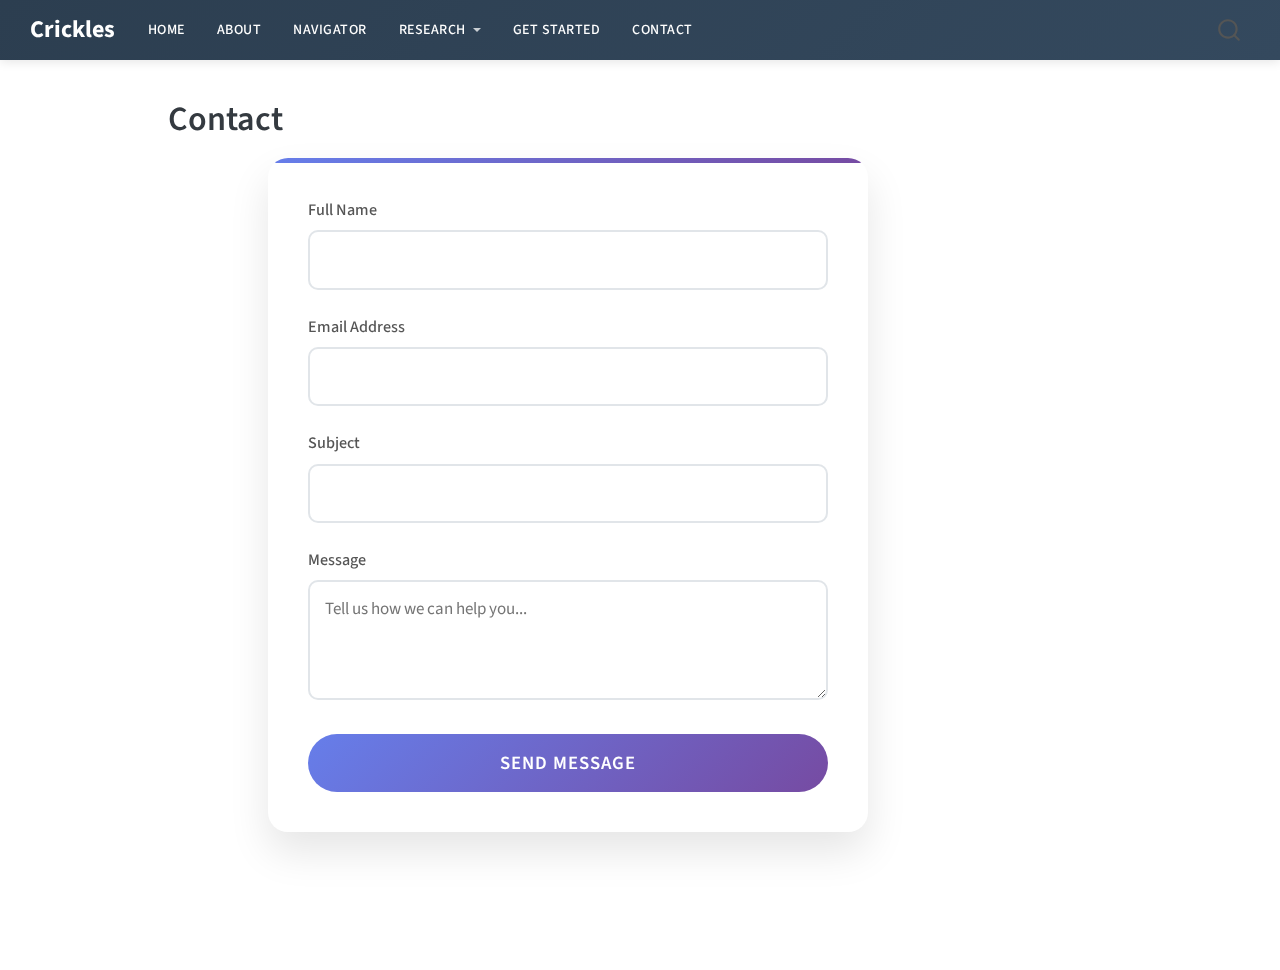
<file: docs/contact.html>
<!DOCTYPE html>
<html xmlns="http://www.w3.org/1999/xhtml" lang="en" xml:lang="en"><head>

<meta charset="utf-8">
<meta name="generator" content="quarto-1.6.40">

<meta name="viewport" content="width=device-width, initial-scale=1.0, user-scalable=yes">


<title>Contact – Crickles</title>
<style>
code{white-space: pre-wrap;}
span.smallcaps{font-variant: small-caps;}
div.columns{display: flex; gap: min(4vw, 1.5em);}
div.column{flex: auto; overflow-x: auto;}
div.hanging-indent{margin-left: 1.5em; text-indent: -1.5em;}
ul.task-list{list-style: none;}
ul.task-list li input[type="checkbox"] {
  width: 0.8em;
  margin: 0 0.8em 0.2em -1em; /* quarto-specific, see https://github.com/quarto-dev/quarto-cli/issues/4556 */ 
  vertical-align: middle;
}
</style>


<script src="site_libs/quarto-nav/quarto-nav.js"></script>
<script src="site_libs/quarto-nav/headroom.min.js"></script>
<script src="site_libs/clipboard/clipboard.min.js"></script>
<script src="site_libs/quarto-search/autocomplete.umd.js"></script>
<script src="site_libs/quarto-search/fuse.min.js"></script>
<script src="site_libs/quarto-search/quarto-search.js"></script>
<meta name="quarto:offset" content="./">
<link href="./favicon.ico" rel="icon">
<script src="site_libs/quarto-html/quarto.js"></script>
<script src="site_libs/quarto-html/popper.min.js"></script>
<script src="site_libs/quarto-html/tippy.umd.min.js"></script>
<script src="site_libs/quarto-html/anchor.min.js"></script>
<link href="site_libs/quarto-html/tippy.css" rel="stylesheet">
<link href="site_libs/quarto-html/quarto-syntax-highlighting-549806ee2085284f45b00abea8c6df48.css" rel="stylesheet" id="quarto-text-highlighting-styles">
<script src="site_libs/bootstrap/bootstrap.min.js"></script>
<link href="site_libs/bootstrap/bootstrap-icons.css" rel="stylesheet">
<link href="site_libs/bootstrap/bootstrap-6bd9cfa162949bde0a231f530c97869d.min.css" rel="stylesheet" append-hash="true" id="quarto-bootstrap" data-mode="light">
<script id="quarto-search-options" type="application/json">{
  "location": "navbar",
  "copy-button": false,
  "collapse-after": 3,
  "panel-placement": "end",
  "type": "overlay",
  "limit": 50,
  "keyboard-shortcut": [
    "f",
    "/",
    "s"
  ],
  "show-item-context": false,
  "language": {
    "search-no-results-text": "No results",
    "search-matching-documents-text": "matching documents",
    "search-copy-link-title": "Copy link to search",
    "search-hide-matches-text": "Hide additional matches",
    "search-more-match-text": "more match in this document",
    "search-more-matches-text": "more matches in this document",
    "search-clear-button-title": "Clear",
    "search-text-placeholder": "",
    "search-detached-cancel-button-title": "Cancel",
    "search-submit-button-title": "Submit",
    "search-label": "Search"
  }
}</script>


<link rel="stylesheet" href="custom-header.css">
<link rel="stylesheet" href="contact-form.css">
</head>

<body class="nav-fixed">

<div id="quarto-search-results"></div>
  <header id="quarto-header" class="headroom fixed-top">
    <nav class="navbar navbar-expand-lg " data-bs-theme="dark">
      <div class="navbar-container container-fluid">
      <div class="navbar-brand-container mx-auto">
    <a class="navbar-brand" href="./index.html">
    <span class="navbar-title">Crickles</span>
    </a>
  </div>
            <div id="quarto-search" class="" title="Search"></div>
          <button class="navbar-toggler" type="button" data-bs-toggle="collapse" data-bs-target="#navbarCollapse" aria-controls="navbarCollapse" role="menu" aria-expanded="false" aria-label="Toggle navigation" onclick="if (window.quartoToggleHeadroom) { window.quartoToggleHeadroom(); }">
  <span class="navbar-toggler-icon"></span>
</button>
          <div class="collapse navbar-collapse" id="navbarCollapse">
            <ul class="navbar-nav navbar-nav-scroll me-auto">
  <li class="nav-item">
    <a class="nav-link" href="./index.html"> 
<span class="menu-text">Home</span></a>
  </li>  
  <li class="nav-item">
    <a class="nav-link" href="./about.html"> 
<span class="menu-text">About</span></a>
  </li>  
  <li class="nav-item">
    <a class="nav-link" href="./app.html"> 
<span class="menu-text">Navigator</span></a>
  </li>  
  <li class="nav-item dropdown ">
    <a class="nav-link dropdown-toggle" href="#" id="nav-menu-research" role="link" data-bs-toggle="dropdown" aria-expanded="false">
 <span class="menu-text">Research</span>
    </a>
    <ul class="dropdown-menu" aria-labelledby="nav-menu-research">    
        <li>
    <a class="dropdown-item" href="./sustainable.html">
 <span class="dropdown-text">Sustainable Performance</span></a>
  </li>  
        <li>
    <a class="dropdown-item" href="./arrhythmia.html">
 <span class="dropdown-text">Detecting Arrhythmia</span></a>
  </li>  
    </ul>
  </li>
  <li class="nav-item">
    <a class="nav-link" href="./get-started.html"> 
<span class="menu-text">Get Started</span></a>
  </li>  
  <li class="nav-item">
    <a class="nav-link active" href="./contact.html" aria-current="page"> 
<span class="menu-text">Contact</span></a>
  </li>  
</ul>
          </div> <!-- /navcollapse -->
            <div class="quarto-navbar-tools">
</div>
      </div> <!-- /container-fluid -->
    </nav>
</header>
<!-- content -->
<div id="quarto-content" class="quarto-container page-columns page-rows-contents page-layout-article page-navbar">
<!-- sidebar -->
<!-- margin-sidebar -->
    <div id="quarto-margin-sidebar" class="sidebar margin-sidebar zindex-bottom">
        
    </div>
<!-- main -->
<main class="content" id="quarto-document-content">

<header id="title-block-header" class="quarto-title-block default">
<div class="quarto-title">
<h1 class="title">Contact</h1>
</div>



<div class="quarto-title-meta">

    
  
    
  </div>
  


</header>


<style>
.contact-container {
    background: white;
    padding: 40px;
    border-radius: 20px;
    box-shadow: 0 20px 40px rgba(0,0,0,0.1);
    max-width: 600px;
    margin: 0 auto;
    position: relative;
    overflow: hidden;
}

.contact-container::before {
    content: '';
    position: absolute;
    top: 0;
    left: 0;
    right: 0;
    height: 5px;
    background: linear-gradient(90deg, #667eea, #764ba2);
}

.form-group {
    margin-bottom: 25px;
}

.form-group label {
    display: block;
    margin-bottom: 8px;
    color: #555;
    font-weight: 500;
    font-size: 0.95rem;
}

.form-group input, .form-group textarea {
    width: 100%;
    padding: 15px;
    border: 2px solid #e1e5e9;
    border-radius: 10px;
    font-size: 1rem;
    transition: all 0.3s ease;
    font-family: inherit;
}

.form-group input:focus, .form-group textarea:focus {
    outline: none;
    border-color: #667eea;
    box-shadow: 0 0 0 3px rgba(102, 126, 234, 0.1);
    transform: translateY(-2px);
}

.form-group textarea {
    resize: vertical;
    min-height: 120px;
}

.submit-btn {
    background: linear-gradient(135deg, #667eea 0%, #764ba2 100%);
    color: white;
    border: none;
    padding: 15px 40px;
    font-size: 1.1rem;
    border-radius: 50px;
    cursor: pointer;
    transition: all 0.3s ease;
    width: 100%;
    font-weight: 600;
    text-transform: uppercase;
    letter-spacing: 1px;
    position: relative;
    overflow: hidden;
}

.submit-btn:hover {
    transform: translateY(-3px);
    box-shadow: 0 10px 25px rgba(102, 126, 234, 0.3);
}

.submit-btn:disabled {
    opacity: 0.7;
    cursor: not-allowed;
    transform: none;
}

.loading {
    display: none;
    position: absolute;
    top: 50%;
    left: 50%;
    transform: translate(-50%, -50%);
}

.loading::after {
    content: '';
    width: 20px;
    height: 20px;
    border: 2px solid transparent;
    border-top: 2px solid white;
    border-radius: 50%;
    animation: spin 1s linear infinite;
}

@keyframes spin {
    0% { transform: rotate(0deg); }
    100% { transform: rotate(360deg); }
}

.message {
    padding: 15px;
    border-radius: 10px;
    margin-bottom: 20px;
    font-weight: 500;
    text-align: center;
    opacity: 0;
    transform: translateY(-10px);
    transition: all 0.3s ease;
}

.message.show {
    opacity: 1;
    transform: translateY(0);
}

.success {
    background: #d4edda;
    color: #155724;
    border: 1px solid #c3e6cb;
}

.error {
    background: #f8d7da;
    color: #721c24;
    border: 1px solid #f5c6cb;
}

.hidden {
    display: none;
}

@media (max-width: 600px) {
    .contact-container {
        padding: 30px 20px;
        margin: 10px;
    }
}
</style>

<div class="contact-container">
    <div id="message" class="message hidden"></div>
    
    <form id="contactForm">
        <div class="form-group">
            <label for="name">Full Name</label>
            <input type="text" id="name" name="name" required="">
        </div>
        
        <div class="form-group">
            <label for="email">Email Address</label>
            <input type="email" id="email" name="email" required="">
        </div>
        
        <div class="form-group">
            <label for="subject">Subject</label>
            <input type="text" id="subject" name="subject" required="">
        </div>
        
        <div class="form-group">
            <label for="message">Message</label>
            <textarea id="messageText" name="message" placeholder="Tell us how we can help you..." required=""></textarea>
        </div>
        
        <button type="submit" class="submit-btn">
            <span id="btnText">Send Message</span>
            <div class="loading" id="loading"></div>
        </button>
    </form>
</div>

<script>
document.getElementById('contactForm').addEventListener('submit', async function(e) {
    e.preventDefault();
    
    const form = e.target;
    const formData = new FormData(form);
    const submitBtn = document.getElementById('contactForm').querySelector('.submit-btn');
    const btnText = document.getElementById('btnText');
    const loading = document.getElementById('loading');
    const messageDiv = document.getElementById('message');
    
    // Show loading state
    submitBtn.disabled = true;
    btnText.style.opacity = '0';
    loading.style.display = 'block';
    
    // Hide any previous messages
    messageDiv.classList.remove('show');
    messageDiv.classList.add('hidden');
    
    try {
        // Replace 'YOUR_FORM_ID' with your actual Formspree form ID
        const response = await fetch('https://formspree.io/f/mnnvjvrp', {
            method: 'POST',
            body: formData,
            headers: {
                'Accept': 'application/json'
            }
        });
        
        if (response.ok) {
            // Success
            showMessage('Thank you! Your message has been sent successfully. We\'ll get back to you soon!', 'success');
            form.reset();
        } else {
            // Server error
            throw new Error('Server responded with an error');
        }
        
    } catch (error) {
        // Network or other error
        showMessage('Oops! There was a problem sending your message. Please try again later.', 'error');
    } finally {
        // Reset button state
        submitBtn.disabled = false;
        btnText.style.opacity = '1';
        loading.style.display = 'none';
    }
});

function showMessage(text, type) {
    const messageDiv = document.getElementById('message');
    messageDiv.textContent = text;
    messageDiv.className = `message ${type}`;
    messageDiv.classList.remove('hidden');
    
    // Trigger animation
    setTimeout(() => {
        messageDiv.classList.add('show');
    }, 10);
    
    // Auto-hide success messages after 5 seconds
    if (type === 'success') {
        setTimeout(() => {
            messageDiv.classList.remove('show');
            setTimeout(() => {
                messageDiv.classList.add('hidden');
            }, 300);
        }, 5000);
    }
}
</script>



</main> <!-- /main -->
<script id="quarto-html-after-body" type="application/javascript">
window.document.addEventListener("DOMContentLoaded", function (event) {
  const toggleBodyColorMode = (bsSheetEl) => {
    const mode = bsSheetEl.getAttribute("data-mode");
    const bodyEl = window.document.querySelector("body");
    if (mode === "dark") {
      bodyEl.classList.add("quarto-dark");
      bodyEl.classList.remove("quarto-light");
    } else {
      bodyEl.classList.add("quarto-light");
      bodyEl.classList.remove("quarto-dark");
    }
  }
  const toggleBodyColorPrimary = () => {
    const bsSheetEl = window.document.querySelector("link#quarto-bootstrap");
    if (bsSheetEl) {
      toggleBodyColorMode(bsSheetEl);
    }
  }
  toggleBodyColorPrimary();  
  const icon = "";
  const anchorJS = new window.AnchorJS();
  anchorJS.options = {
    placement: 'right',
    icon: icon
  };
  anchorJS.add('.anchored');
  const isCodeAnnotation = (el) => {
    for (const clz of el.classList) {
      if (clz.startsWith('code-annotation-')) {                     
        return true;
      }
    }
    return false;
  }
  const onCopySuccess = function(e) {
    // button target
    const button = e.trigger;
    // don't keep focus
    button.blur();
    // flash "checked"
    button.classList.add('code-copy-button-checked');
    var currentTitle = button.getAttribute("title");
    button.setAttribute("title", "Copied!");
    let tooltip;
    if (window.bootstrap) {
      button.setAttribute("data-bs-toggle", "tooltip");
      button.setAttribute("data-bs-placement", "left");
      button.setAttribute("data-bs-title", "Copied!");
      tooltip = new bootstrap.Tooltip(button, 
        { trigger: "manual", 
          customClass: "code-copy-button-tooltip",
          offset: [0, -8]});
      tooltip.show();    
    }
    setTimeout(function() {
      if (tooltip) {
        tooltip.hide();
        button.removeAttribute("data-bs-title");
        button.removeAttribute("data-bs-toggle");
        button.removeAttribute("data-bs-placement");
      }
      button.setAttribute("title", currentTitle);
      button.classList.remove('code-copy-button-checked');
    }, 1000);
    // clear code selection
    e.clearSelection();
  }
  const getTextToCopy = function(trigger) {
      const codeEl = trigger.previousElementSibling.cloneNode(true);
      for (const childEl of codeEl.children) {
        if (isCodeAnnotation(childEl)) {
          childEl.remove();
        }
      }
      return codeEl.innerText;
  }
  const clipboard = new window.ClipboardJS('.code-copy-button:not([data-in-quarto-modal])', {
    text: getTextToCopy
  });
  clipboard.on('success', onCopySuccess);
  if (window.document.getElementById('quarto-embedded-source-code-modal')) {
    const clipboardModal = new window.ClipboardJS('.code-copy-button[data-in-quarto-modal]', {
      text: getTextToCopy,
      container: window.document.getElementById('quarto-embedded-source-code-modal')
    });
    clipboardModal.on('success', onCopySuccess);
  }
    var localhostRegex = new RegExp(/^(?:http|https):\/\/localhost\:?[0-9]*\//);
    var mailtoRegex = new RegExp(/^mailto:/);
      var filterRegex = new RegExp('/' + window.location.host + '/');
    var isInternal = (href) => {
        return filterRegex.test(href) || localhostRegex.test(href) || mailtoRegex.test(href);
    }
    // Inspect non-navigation links and adorn them if external
 	var links = window.document.querySelectorAll('a[href]:not(.nav-link):not(.navbar-brand):not(.toc-action):not(.sidebar-link):not(.sidebar-item-toggle):not(.pagination-link):not(.no-external):not([aria-hidden]):not(.dropdown-item):not(.quarto-navigation-tool):not(.about-link)');
    for (var i=0; i<links.length; i++) {
      const link = links[i];
      if (!isInternal(link.href)) {
        // undo the damage that might have been done by quarto-nav.js in the case of
        // links that we want to consider external
        if (link.dataset.originalHref !== undefined) {
          link.href = link.dataset.originalHref;
        }
      }
    }
  function tippyHover(el, contentFn, onTriggerFn, onUntriggerFn) {
    const config = {
      allowHTML: true,
      maxWidth: 500,
      delay: 100,
      arrow: false,
      appendTo: function(el) {
          return el.parentElement;
      },
      interactive: true,
      interactiveBorder: 10,
      theme: 'quarto',
      placement: 'bottom-start',
    };
    if (contentFn) {
      config.content = contentFn;
    }
    if (onTriggerFn) {
      config.onTrigger = onTriggerFn;
    }
    if (onUntriggerFn) {
      config.onUntrigger = onUntriggerFn;
    }
    window.tippy(el, config); 
  }
  const noterefs = window.document.querySelectorAll('a[role="doc-noteref"]');
  for (var i=0; i<noterefs.length; i++) {
    const ref = noterefs[i];
    tippyHover(ref, function() {
      // use id or data attribute instead here
      let href = ref.getAttribute('data-footnote-href') || ref.getAttribute('href');
      try { href = new URL(href).hash; } catch {}
      const id = href.replace(/^#\/?/, "");
      const note = window.document.getElementById(id);
      if (note) {
        return note.innerHTML;
      } else {
        return "";
      }
    });
  }
  const xrefs = window.document.querySelectorAll('a.quarto-xref');
  const processXRef = (id, note) => {
    // Strip column container classes
    const stripColumnClz = (el) => {
      el.classList.remove("page-full", "page-columns");
      if (el.children) {
        for (const child of el.children) {
          stripColumnClz(child);
        }
      }
    }
    stripColumnClz(note)
    if (id === null || id.startsWith('sec-')) {
      // Special case sections, only their first couple elements
      const container = document.createElement("div");
      if (note.children && note.children.length > 2) {
        container.appendChild(note.children[0].cloneNode(true));
        for (let i = 1; i < note.children.length; i++) {
          const child = note.children[i];
          if (child.tagName === "P" && child.innerText === "") {
            continue;
          } else {
            container.appendChild(child.cloneNode(true));
            break;
          }
        }
        if (window.Quarto?.typesetMath) {
          window.Quarto.typesetMath(container);
        }
        return container.innerHTML
      } else {
        if (window.Quarto?.typesetMath) {
          window.Quarto.typesetMath(note);
        }
        return note.innerHTML;
      }
    } else {
      // Remove any anchor links if they are present
      const anchorLink = note.querySelector('a.anchorjs-link');
      if (anchorLink) {
        anchorLink.remove();
      }
      if (window.Quarto?.typesetMath) {
        window.Quarto.typesetMath(note);
      }
      if (note.classList.contains("callout")) {
        return note.outerHTML;
      } else {
        return note.innerHTML;
      }
    }
  }
  for (var i=0; i<xrefs.length; i++) {
    const xref = xrefs[i];
    tippyHover(xref, undefined, function(instance) {
      instance.disable();
      let url = xref.getAttribute('href');
      let hash = undefined; 
      if (url.startsWith('#')) {
        hash = url;
      } else {
        try { hash = new URL(url).hash; } catch {}
      }
      if (hash) {
        const id = hash.replace(/^#\/?/, "");
        const note = window.document.getElementById(id);
        if (note !== null) {
          try {
            const html = processXRef(id, note.cloneNode(true));
            instance.setContent(html);
          } finally {
            instance.enable();
            instance.show();
          }
        } else {
          // See if we can fetch this
          fetch(url.split('#')[0])
          .then(res => res.text())
          .then(html => {
            const parser = new DOMParser();
            const htmlDoc = parser.parseFromString(html, "text/html");
            const note = htmlDoc.getElementById(id);
            if (note !== null) {
              const html = processXRef(id, note);
              instance.setContent(html);
            } 
          }).finally(() => {
            instance.enable();
            instance.show();
          });
        }
      } else {
        // See if we can fetch a full url (with no hash to target)
        // This is a special case and we should probably do some content thinning / targeting
        fetch(url)
        .then(res => res.text())
        .then(html => {
          const parser = new DOMParser();
          const htmlDoc = parser.parseFromString(html, "text/html");
          const note = htmlDoc.querySelector('main.content');
          if (note !== null) {
            // This should only happen for chapter cross references
            // (since there is no id in the URL)
            // remove the first header
            if (note.children.length > 0 && note.children[0].tagName === "HEADER") {
              note.children[0].remove();
            }
            const html = processXRef(null, note);
            instance.setContent(html);
          } 
        }).finally(() => {
          instance.enable();
          instance.show();
        });
      }
    }, function(instance) {
    });
  }
      let selectedAnnoteEl;
      const selectorForAnnotation = ( cell, annotation) => {
        let cellAttr = 'data-code-cell="' + cell + '"';
        let lineAttr = 'data-code-annotation="' +  annotation + '"';
        const selector = 'span[' + cellAttr + '][' + lineAttr + ']';
        return selector;
      }
      const selectCodeLines = (annoteEl) => {
        const doc = window.document;
        const targetCell = annoteEl.getAttribute("data-target-cell");
        const targetAnnotation = annoteEl.getAttribute("data-target-annotation");
        const annoteSpan = window.document.querySelector(selectorForAnnotation(targetCell, targetAnnotation));
        const lines = annoteSpan.getAttribute("data-code-lines").split(",");
        const lineIds = lines.map((line) => {
          return targetCell + "-" + line;
        })
        let top = null;
        let height = null;
        let parent = null;
        if (lineIds.length > 0) {
            //compute the position of the single el (top and bottom and make a div)
            const el = window.document.getElementById(lineIds[0]);
            top = el.offsetTop;
            height = el.offsetHeight;
            parent = el.parentElement.parentElement;
          if (lineIds.length > 1) {
            const lastEl = window.document.getElementById(lineIds[lineIds.length - 1]);
            const bottom = lastEl.offsetTop + lastEl.offsetHeight;
            height = bottom - top;
          }
          if (top !== null && height !== null && parent !== null) {
            // cook up a div (if necessary) and position it 
            let div = window.document.getElementById("code-annotation-line-highlight");
            if (div === null) {
              div = window.document.createElement("div");
              div.setAttribute("id", "code-annotation-line-highlight");
              div.style.position = 'absolute';
              parent.appendChild(div);
            }
            div.style.top = top - 2 + "px";
            div.style.height = height + 4 + "px";
            div.style.left = 0;
            let gutterDiv = window.document.getElementById("code-annotation-line-highlight-gutter");
            if (gutterDiv === null) {
              gutterDiv = window.document.createElement("div");
              gutterDiv.setAttribute("id", "code-annotation-line-highlight-gutter");
              gutterDiv.style.position = 'absolute';
              const codeCell = window.document.getElementById(targetCell);
              const gutter = codeCell.querySelector('.code-annotation-gutter');
              gutter.appendChild(gutterDiv);
            }
            gutterDiv.style.top = top - 2 + "px";
            gutterDiv.style.height = height + 4 + "px";
          }
          selectedAnnoteEl = annoteEl;
        }
      };
      const unselectCodeLines = () => {
        const elementsIds = ["code-annotation-line-highlight", "code-annotation-line-highlight-gutter"];
        elementsIds.forEach((elId) => {
          const div = window.document.getElementById(elId);
          if (div) {
            div.remove();
          }
        });
        selectedAnnoteEl = undefined;
      };
        // Handle positioning of the toggle
    window.addEventListener(
      "resize",
      throttle(() => {
        elRect = undefined;
        if (selectedAnnoteEl) {
          selectCodeLines(selectedAnnoteEl);
        }
      }, 10)
    );
    function throttle(fn, ms) {
    let throttle = false;
    let timer;
      return (...args) => {
        if(!throttle) { // first call gets through
            fn.apply(this, args);
            throttle = true;
        } else { // all the others get throttled
            if(timer) clearTimeout(timer); // cancel #2
            timer = setTimeout(() => {
              fn.apply(this, args);
              timer = throttle = false;
            }, ms);
        }
      };
    }
      // Attach click handler to the DT
      const annoteDls = window.document.querySelectorAll('dt[data-target-cell]');
      for (const annoteDlNode of annoteDls) {
        annoteDlNode.addEventListener('click', (event) => {
          const clickedEl = event.target;
          if (clickedEl !== selectedAnnoteEl) {
            unselectCodeLines();
            const activeEl = window.document.querySelector('dt[data-target-cell].code-annotation-active');
            if (activeEl) {
              activeEl.classList.remove('code-annotation-active');
            }
            selectCodeLines(clickedEl);
            clickedEl.classList.add('code-annotation-active');
          } else {
            // Unselect the line
            unselectCodeLines();
            clickedEl.classList.remove('code-annotation-active');
          }
        });
      }
  const findCites = (el) => {
    const parentEl = el.parentElement;
    if (parentEl) {
      const cites = parentEl.dataset.cites;
      if (cites) {
        return {
          el,
          cites: cites.split(' ')
        };
      } else {
        return findCites(el.parentElement)
      }
    } else {
      return undefined;
    }
  };
  var bibliorefs = window.document.querySelectorAll('a[role="doc-biblioref"]');
  for (var i=0; i<bibliorefs.length; i++) {
    const ref = bibliorefs[i];
    const citeInfo = findCites(ref);
    if (citeInfo) {
      tippyHover(citeInfo.el, function() {
        var popup = window.document.createElement('div');
        citeInfo.cites.forEach(function(cite) {
          var citeDiv = window.document.createElement('div');
          citeDiv.classList.add('hanging-indent');
          citeDiv.classList.add('csl-entry');
          var biblioDiv = window.document.getElementById('ref-' + cite);
          if (biblioDiv) {
            citeDiv.innerHTML = biblioDiv.innerHTML;
          }
          popup.appendChild(citeDiv);
        });
        return popup.innerHTML;
      });
    }
  }
});
</script>
<script src="https://giscus.app/client.js" data-repo="crickleaze/crickles-website" data-repo-id="R_kgDOO1U9Rw" data-category="General" data-category-id="DIC_kwDOO1U9R84CrPPQ" data-mapping="pathname" data-reactions-enabled="1" data-emit-metadata="0" data-input-position="bottom" data-theme="preferred_color_scheme" data-lang="en" crossorigin="anonymous" async="">
</script>
<input type="hidden" id="giscus-base-theme" value="preferred_color_scheme">
<input type="hidden" id="giscus-alt-theme" value="preferred_color_scheme">
</div> <!-- /content -->




</body></html>
</file>
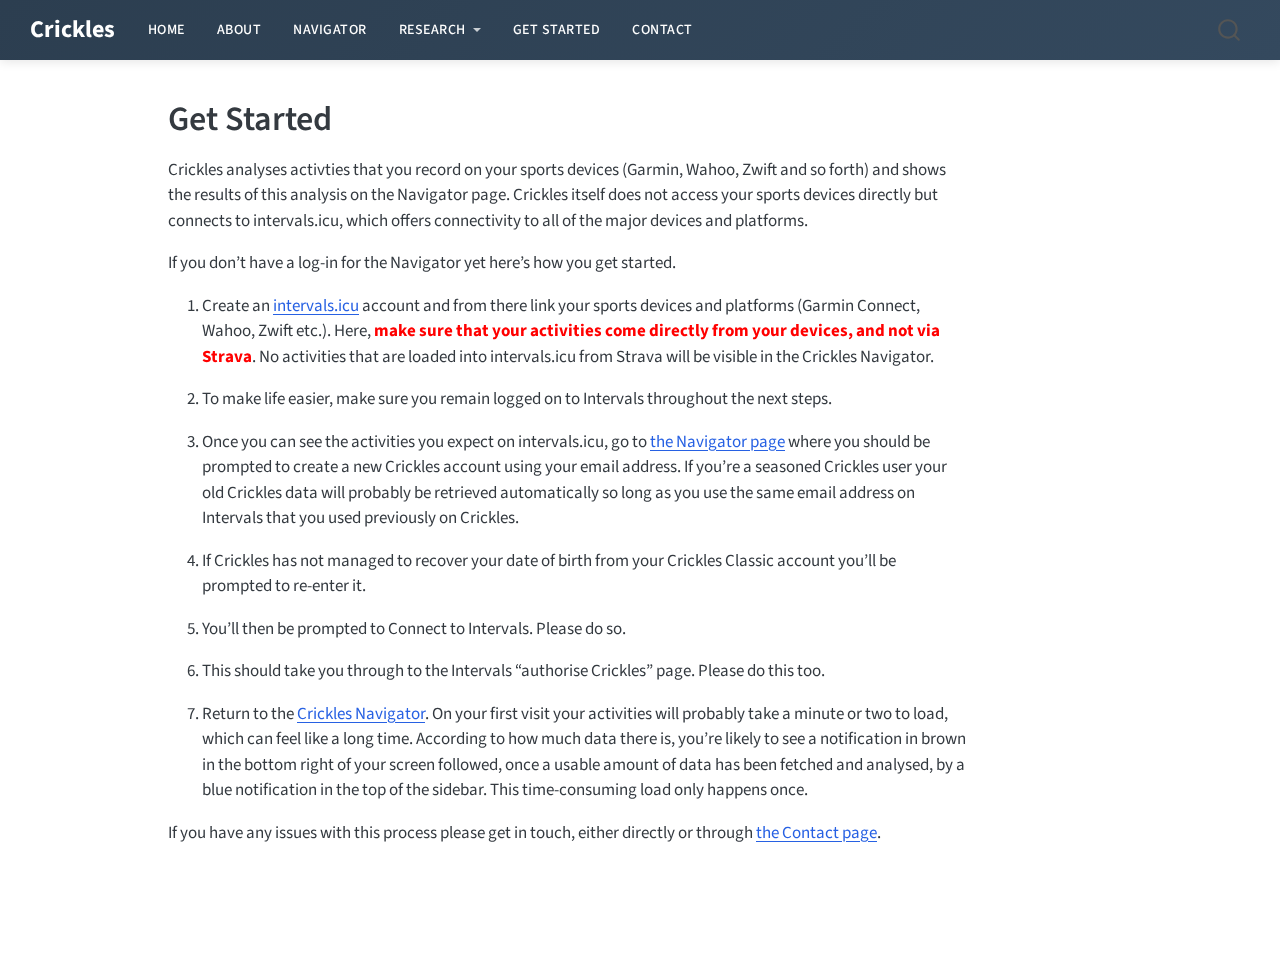
<file: docs/get-started.html>
<!DOCTYPE html>
<html xmlns="http://www.w3.org/1999/xhtml" lang="en" xml:lang="en"><head>

<meta charset="utf-8">
<meta name="generator" content="quarto-1.6.40">

<meta name="viewport" content="width=device-width, initial-scale=1.0, user-scalable=yes">


<title>Get Started – Crickles</title>
<style>
code{white-space: pre-wrap;}
span.smallcaps{font-variant: small-caps;}
div.columns{display: flex; gap: min(4vw, 1.5em);}
div.column{flex: auto; overflow-x: auto;}
div.hanging-indent{margin-left: 1.5em; text-indent: -1.5em;}
ul.task-list{list-style: none;}
ul.task-list li input[type="checkbox"] {
  width: 0.8em;
  margin: 0 0.8em 0.2em -1em; /* quarto-specific, see https://github.com/quarto-dev/quarto-cli/issues/4556 */ 
  vertical-align: middle;
}
</style>


<script src="site_libs/quarto-nav/quarto-nav.js"></script>
<script src="site_libs/quarto-nav/headroom.min.js"></script>
<script src="site_libs/clipboard/clipboard.min.js"></script>
<script src="site_libs/quarto-search/autocomplete.umd.js"></script>
<script src="site_libs/quarto-search/fuse.min.js"></script>
<script src="site_libs/quarto-search/quarto-search.js"></script>
<meta name="quarto:offset" content="./">
<link href="./favicon.ico" rel="icon">
<script src="site_libs/quarto-html/quarto.js"></script>
<script src="site_libs/quarto-html/popper.min.js"></script>
<script src="site_libs/quarto-html/tippy.umd.min.js"></script>
<script src="site_libs/quarto-html/anchor.min.js"></script>
<link href="site_libs/quarto-html/tippy.css" rel="stylesheet">
<link href="site_libs/quarto-html/quarto-syntax-highlighting-549806ee2085284f45b00abea8c6df48.css" rel="stylesheet" id="quarto-text-highlighting-styles">
<script src="site_libs/bootstrap/bootstrap.min.js"></script>
<link href="site_libs/bootstrap/bootstrap-icons.css" rel="stylesheet">
<link href="site_libs/bootstrap/bootstrap-6bd9cfa162949bde0a231f530c97869d.min.css" rel="stylesheet" append-hash="true" id="quarto-bootstrap" data-mode="light">
<script id="quarto-search-options" type="application/json">{
  "location": "navbar",
  "copy-button": false,
  "collapse-after": 3,
  "panel-placement": "end",
  "type": "overlay",
  "limit": 50,
  "keyboard-shortcut": [
    "f",
    "/",
    "s"
  ],
  "show-item-context": false,
  "language": {
    "search-no-results-text": "No results",
    "search-matching-documents-text": "matching documents",
    "search-copy-link-title": "Copy link to search",
    "search-hide-matches-text": "Hide additional matches",
    "search-more-match-text": "more match in this document",
    "search-more-matches-text": "more matches in this document",
    "search-clear-button-title": "Clear",
    "search-text-placeholder": "",
    "search-detached-cancel-button-title": "Cancel",
    "search-submit-button-title": "Submit",
    "search-label": "Search"
  }
}</script>
<script defer="" data-domain="crickles.org" src="https://plausible.io/js/script.js"></script>


<link rel="stylesheet" href="custom-header.css">
<link rel="stylesheet" href="contact-form.css">
<link rel="stylesheet" href="styles.css">
</head>

<body class="nav-fixed">

<div id="quarto-search-results"></div>
  <header id="quarto-header" class="headroom fixed-top">
    <nav class="navbar navbar-expand-lg " data-bs-theme="dark">
      <div class="navbar-container container-fluid">
      <div class="navbar-brand-container mx-auto">
    <a class="navbar-brand" href="./index.html">
    <span class="navbar-title">Crickles</span>
    </a>
  </div>
            <div id="quarto-search" class="" title="Search"></div>
          <button class="navbar-toggler" type="button" data-bs-toggle="collapse" data-bs-target="#navbarCollapse" aria-controls="navbarCollapse" role="menu" aria-expanded="false" aria-label="Toggle navigation" onclick="if (window.quartoToggleHeadroom) { window.quartoToggleHeadroom(); }">
  <span class="navbar-toggler-icon"></span>
</button>
          <div class="collapse navbar-collapse" id="navbarCollapse">
            <ul class="navbar-nav navbar-nav-scroll me-auto">
  <li class="nav-item">
    <a class="nav-link" href="./index.html"> 
<span class="menu-text">Home</span></a>
  </li>  
  <li class="nav-item">
    <a class="nav-link" href="./about.html"> 
<span class="menu-text">About</span></a>
  </li>  
  <li class="nav-item">
    <a class="nav-link" href="./app.html"> 
<span class="menu-text">Navigator</span></a>
  </li>  
  <li class="nav-item dropdown ">
    <a class="nav-link dropdown-toggle" href="#" id="nav-menu-research" role="link" data-bs-toggle="dropdown" aria-expanded="false">
 <span class="menu-text">Research</span>
    </a>
    <ul class="dropdown-menu" aria-labelledby="nav-menu-research">    
        <li>
    <a class="dropdown-item" href="./sustainable.html">
 <span class="dropdown-text">Sustainable Performance</span></a>
  </li>  
        <li>
    <a class="dropdown-item" href="./arrhythmia.html">
 <span class="dropdown-text">Detecting Arrhythmia</span></a>
  </li>  
    </ul>
  </li>
  <li class="nav-item">
    <a class="nav-link active" href="./get-started.html" aria-current="page"> 
<span class="menu-text">Get Started</span></a>
  </li>  
  <li class="nav-item">
    <a class="nav-link" href="./contact.html"> 
<span class="menu-text">Contact</span></a>
  </li>  
</ul>
          </div> <!-- /navcollapse -->
            <div class="quarto-navbar-tools">
</div>
      </div> <!-- /container-fluid -->
    </nav>
</header>
<!-- content -->
<div id="quarto-content" class="quarto-container page-columns page-rows-contents page-layout-article page-navbar">
<!-- sidebar -->
<!-- margin-sidebar -->
    <div id="quarto-margin-sidebar" class="sidebar margin-sidebar zindex-bottom">
        
    </div>
<!-- main -->
<main class="content" id="quarto-document-content">

<header id="title-block-header" class="quarto-title-block default">
<div class="quarto-title">
<h1 class="title">Get Started</h1>
</div>



<div class="quarto-title-meta">

    
  
    
  </div>
  


</header>


<p>Crickles analyses activties that you record on your sports devices (Garmin, Wahoo, Zwift and so forth) and shows the results of this analysis on the Navigator page. Crickles itself does not access your sports devices directly but connects to intervals.icu, which offers connectivity to all of the major devices and platforms.</p>
<p>If you don’t have a log-in for the Navigator yet here’s how you get started.</p>
<ol type="1">
<li><p>Create an <a href="https://intervals.icu">intervals.icu</a> account and from there link your sports devices and platforms (Garmin Connect, Wahoo, Zwift etc.). Here, <span style="color: red; font-weight: bold;">make sure that your activities come directly from your devices, and not via Strava</span>. No activities that are loaded into intervals.icu from Strava will be visible in the Crickles Navigator.</p></li>
<li><p>To make life easier, make sure you remain logged on to Intervals throughout the next steps.</p></li>
<li><p>Once you can see the activities you expect on intervals.icu, go to <a href="https://crickles.org/app.html">the Navigator page</a>&nbsp;where you should be prompted to create a new Crickles account using your email address. If you’re a seasoned Crickles user your old Crickles data will probably be retrieved automatically so long as you use the same email address on Intervals that you used previously on Crickles.&nbsp;</p></li>
<li><p>If Crickles has not managed to recover your date of birth from your Crickles Classic account you’ll be prompted to re-enter it.</p></li>
<li><p>You’ll then be prompted to Connect to Intervals. Please do so.</p></li>
<li><p>This should take you through to the Intervals “authorise Crickles” page. Please do this too.</p></li>
<li><p>Return to the <a href="https://crickles.org/app.html">Crickles Navigator</a>. On your first visit your activities will probably take a minute or two to load, which can feel like a long time. According to how much data there is, you’re likely to see a notification in brown in the bottom right of your screen followed, once a usable amount of data has been fetched and analysed, by a blue notification in the top of the sidebar. This time-consuming load only happens once.</p></li>
</ol>
<p>If you have any issues with this process please get in touch, either directly or through <a href="https://crickles.org/contact.html">the Contact page</a>.</p>



</main> <!-- /main -->
<script id="quarto-html-after-body" type="application/javascript">
window.document.addEventListener("DOMContentLoaded", function (event) {
  const toggleBodyColorMode = (bsSheetEl) => {
    const mode = bsSheetEl.getAttribute("data-mode");
    const bodyEl = window.document.querySelector("body");
    if (mode === "dark") {
      bodyEl.classList.add("quarto-dark");
      bodyEl.classList.remove("quarto-light");
    } else {
      bodyEl.classList.add("quarto-light");
      bodyEl.classList.remove("quarto-dark");
    }
  }
  const toggleBodyColorPrimary = () => {
    const bsSheetEl = window.document.querySelector("link#quarto-bootstrap");
    if (bsSheetEl) {
      toggleBodyColorMode(bsSheetEl);
    }
  }
  toggleBodyColorPrimary();  
  const icon = "";
  const anchorJS = new window.AnchorJS();
  anchorJS.options = {
    placement: 'right',
    icon: icon
  };
  anchorJS.add('.anchored');
  const isCodeAnnotation = (el) => {
    for (const clz of el.classList) {
      if (clz.startsWith('code-annotation-')) {                     
        return true;
      }
    }
    return false;
  }
  const onCopySuccess = function(e) {
    // button target
    const button = e.trigger;
    // don't keep focus
    button.blur();
    // flash "checked"
    button.classList.add('code-copy-button-checked');
    var currentTitle = button.getAttribute("title");
    button.setAttribute("title", "Copied!");
    let tooltip;
    if (window.bootstrap) {
      button.setAttribute("data-bs-toggle", "tooltip");
      button.setAttribute("data-bs-placement", "left");
      button.setAttribute("data-bs-title", "Copied!");
      tooltip = new bootstrap.Tooltip(button, 
        { trigger: "manual", 
          customClass: "code-copy-button-tooltip",
          offset: [0, -8]});
      tooltip.show();    
    }
    setTimeout(function() {
      if (tooltip) {
        tooltip.hide();
        button.removeAttribute("data-bs-title");
        button.removeAttribute("data-bs-toggle");
        button.removeAttribute("data-bs-placement");
      }
      button.setAttribute("title", currentTitle);
      button.classList.remove('code-copy-button-checked');
    }, 1000);
    // clear code selection
    e.clearSelection();
  }
  const getTextToCopy = function(trigger) {
      const codeEl = trigger.previousElementSibling.cloneNode(true);
      for (const childEl of codeEl.children) {
        if (isCodeAnnotation(childEl)) {
          childEl.remove();
        }
      }
      return codeEl.innerText;
  }
  const clipboard = new window.ClipboardJS('.code-copy-button:not([data-in-quarto-modal])', {
    text: getTextToCopy
  });
  clipboard.on('success', onCopySuccess);
  if (window.document.getElementById('quarto-embedded-source-code-modal')) {
    const clipboardModal = new window.ClipboardJS('.code-copy-button[data-in-quarto-modal]', {
      text: getTextToCopy,
      container: window.document.getElementById('quarto-embedded-source-code-modal')
    });
    clipboardModal.on('success', onCopySuccess);
  }
    var localhostRegex = new RegExp(/^(?:http|https):\/\/localhost\:?[0-9]*\//);
    var mailtoRegex = new RegExp(/^mailto:/);
      var filterRegex = new RegExp('/' + window.location.host + '/');
    var isInternal = (href) => {
        return filterRegex.test(href) || localhostRegex.test(href) || mailtoRegex.test(href);
    }
    // Inspect non-navigation links and adorn them if external
 	var links = window.document.querySelectorAll('a[href]:not(.nav-link):not(.navbar-brand):not(.toc-action):not(.sidebar-link):not(.sidebar-item-toggle):not(.pagination-link):not(.no-external):not([aria-hidden]):not(.dropdown-item):not(.quarto-navigation-tool):not(.about-link)');
    for (var i=0; i<links.length; i++) {
      const link = links[i];
      if (!isInternal(link.href)) {
        // undo the damage that might have been done by quarto-nav.js in the case of
        // links that we want to consider external
        if (link.dataset.originalHref !== undefined) {
          link.href = link.dataset.originalHref;
        }
      }
    }
  function tippyHover(el, contentFn, onTriggerFn, onUntriggerFn) {
    const config = {
      allowHTML: true,
      maxWidth: 500,
      delay: 100,
      arrow: false,
      appendTo: function(el) {
          return el.parentElement;
      },
      interactive: true,
      interactiveBorder: 10,
      theme: 'quarto',
      placement: 'bottom-start',
    };
    if (contentFn) {
      config.content = contentFn;
    }
    if (onTriggerFn) {
      config.onTrigger = onTriggerFn;
    }
    if (onUntriggerFn) {
      config.onUntrigger = onUntriggerFn;
    }
    window.tippy(el, config); 
  }
  const noterefs = window.document.querySelectorAll('a[role="doc-noteref"]');
  for (var i=0; i<noterefs.length; i++) {
    const ref = noterefs[i];
    tippyHover(ref, function() {
      // use id or data attribute instead here
      let href = ref.getAttribute('data-footnote-href') || ref.getAttribute('href');
      try { href = new URL(href).hash; } catch {}
      const id = href.replace(/^#\/?/, "");
      const note = window.document.getElementById(id);
      if (note) {
        return note.innerHTML;
      } else {
        return "";
      }
    });
  }
  const xrefs = window.document.querySelectorAll('a.quarto-xref');
  const processXRef = (id, note) => {
    // Strip column container classes
    const stripColumnClz = (el) => {
      el.classList.remove("page-full", "page-columns");
      if (el.children) {
        for (const child of el.children) {
          stripColumnClz(child);
        }
      }
    }
    stripColumnClz(note)
    if (id === null || id.startsWith('sec-')) {
      // Special case sections, only their first couple elements
      const container = document.createElement("div");
      if (note.children && note.children.length > 2) {
        container.appendChild(note.children[0].cloneNode(true));
        for (let i = 1; i < note.children.length; i++) {
          const child = note.children[i];
          if (child.tagName === "P" && child.innerText === "") {
            continue;
          } else {
            container.appendChild(child.cloneNode(true));
            break;
          }
        }
        if (window.Quarto?.typesetMath) {
          window.Quarto.typesetMath(container);
        }
        return container.innerHTML
      } else {
        if (window.Quarto?.typesetMath) {
          window.Quarto.typesetMath(note);
        }
        return note.innerHTML;
      }
    } else {
      // Remove any anchor links if they are present
      const anchorLink = note.querySelector('a.anchorjs-link');
      if (anchorLink) {
        anchorLink.remove();
      }
      if (window.Quarto?.typesetMath) {
        window.Quarto.typesetMath(note);
      }
      if (note.classList.contains("callout")) {
        return note.outerHTML;
      } else {
        return note.innerHTML;
      }
    }
  }
  for (var i=0; i<xrefs.length; i++) {
    const xref = xrefs[i];
    tippyHover(xref, undefined, function(instance) {
      instance.disable();
      let url = xref.getAttribute('href');
      let hash = undefined; 
      if (url.startsWith('#')) {
        hash = url;
      } else {
        try { hash = new URL(url).hash; } catch {}
      }
      if (hash) {
        const id = hash.replace(/^#\/?/, "");
        const note = window.document.getElementById(id);
        if (note !== null) {
          try {
            const html = processXRef(id, note.cloneNode(true));
            instance.setContent(html);
          } finally {
            instance.enable();
            instance.show();
          }
        } else {
          // See if we can fetch this
          fetch(url.split('#')[0])
          .then(res => res.text())
          .then(html => {
            const parser = new DOMParser();
            const htmlDoc = parser.parseFromString(html, "text/html");
            const note = htmlDoc.getElementById(id);
            if (note !== null) {
              const html = processXRef(id, note);
              instance.setContent(html);
            } 
          }).finally(() => {
            instance.enable();
            instance.show();
          });
        }
      } else {
        // See if we can fetch a full url (with no hash to target)
        // This is a special case and we should probably do some content thinning / targeting
        fetch(url)
        .then(res => res.text())
        .then(html => {
          const parser = new DOMParser();
          const htmlDoc = parser.parseFromString(html, "text/html");
          const note = htmlDoc.querySelector('main.content');
          if (note !== null) {
            // This should only happen for chapter cross references
            // (since there is no id in the URL)
            // remove the first header
            if (note.children.length > 0 && note.children[0].tagName === "HEADER") {
              note.children[0].remove();
            }
            const html = processXRef(null, note);
            instance.setContent(html);
          } 
        }).finally(() => {
          instance.enable();
          instance.show();
        });
      }
    }, function(instance) {
    });
  }
      let selectedAnnoteEl;
      const selectorForAnnotation = ( cell, annotation) => {
        let cellAttr = 'data-code-cell="' + cell + '"';
        let lineAttr = 'data-code-annotation="' +  annotation + '"';
        const selector = 'span[' + cellAttr + '][' + lineAttr + ']';
        return selector;
      }
      const selectCodeLines = (annoteEl) => {
        const doc = window.document;
        const targetCell = annoteEl.getAttribute("data-target-cell");
        const targetAnnotation = annoteEl.getAttribute("data-target-annotation");
        const annoteSpan = window.document.querySelector(selectorForAnnotation(targetCell, targetAnnotation));
        const lines = annoteSpan.getAttribute("data-code-lines").split(",");
        const lineIds = lines.map((line) => {
          return targetCell + "-" + line;
        })
        let top = null;
        let height = null;
        let parent = null;
        if (lineIds.length > 0) {
            //compute the position of the single el (top and bottom and make a div)
            const el = window.document.getElementById(lineIds[0]);
            top = el.offsetTop;
            height = el.offsetHeight;
            parent = el.parentElement.parentElement;
          if (lineIds.length > 1) {
            const lastEl = window.document.getElementById(lineIds[lineIds.length - 1]);
            const bottom = lastEl.offsetTop + lastEl.offsetHeight;
            height = bottom - top;
          }
          if (top !== null && height !== null && parent !== null) {
            // cook up a div (if necessary) and position it 
            let div = window.document.getElementById("code-annotation-line-highlight");
            if (div === null) {
              div = window.document.createElement("div");
              div.setAttribute("id", "code-annotation-line-highlight");
              div.style.position = 'absolute';
              parent.appendChild(div);
            }
            div.style.top = top - 2 + "px";
            div.style.height = height + 4 + "px";
            div.style.left = 0;
            let gutterDiv = window.document.getElementById("code-annotation-line-highlight-gutter");
            if (gutterDiv === null) {
              gutterDiv = window.document.createElement("div");
              gutterDiv.setAttribute("id", "code-annotation-line-highlight-gutter");
              gutterDiv.style.position = 'absolute';
              const codeCell = window.document.getElementById(targetCell);
              const gutter = codeCell.querySelector('.code-annotation-gutter');
              gutter.appendChild(gutterDiv);
            }
            gutterDiv.style.top = top - 2 + "px";
            gutterDiv.style.height = height + 4 + "px";
          }
          selectedAnnoteEl = annoteEl;
        }
      };
      const unselectCodeLines = () => {
        const elementsIds = ["code-annotation-line-highlight", "code-annotation-line-highlight-gutter"];
        elementsIds.forEach((elId) => {
          const div = window.document.getElementById(elId);
          if (div) {
            div.remove();
          }
        });
        selectedAnnoteEl = undefined;
      };
        // Handle positioning of the toggle
    window.addEventListener(
      "resize",
      throttle(() => {
        elRect = undefined;
        if (selectedAnnoteEl) {
          selectCodeLines(selectedAnnoteEl);
        }
      }, 10)
    );
    function throttle(fn, ms) {
    let throttle = false;
    let timer;
      return (...args) => {
        if(!throttle) { // first call gets through
            fn.apply(this, args);
            throttle = true;
        } else { // all the others get throttled
            if(timer) clearTimeout(timer); // cancel #2
            timer = setTimeout(() => {
              fn.apply(this, args);
              timer = throttle = false;
            }, ms);
        }
      };
    }
      // Attach click handler to the DT
      const annoteDls = window.document.querySelectorAll('dt[data-target-cell]');
      for (const annoteDlNode of annoteDls) {
        annoteDlNode.addEventListener('click', (event) => {
          const clickedEl = event.target;
          if (clickedEl !== selectedAnnoteEl) {
            unselectCodeLines();
            const activeEl = window.document.querySelector('dt[data-target-cell].code-annotation-active');
            if (activeEl) {
              activeEl.classList.remove('code-annotation-active');
            }
            selectCodeLines(clickedEl);
            clickedEl.classList.add('code-annotation-active');
          } else {
            // Unselect the line
            unselectCodeLines();
            clickedEl.classList.remove('code-annotation-active');
          }
        });
      }
  const findCites = (el) => {
    const parentEl = el.parentElement;
    if (parentEl) {
      const cites = parentEl.dataset.cites;
      if (cites) {
        return {
          el,
          cites: cites.split(' ')
        };
      } else {
        return findCites(el.parentElement)
      }
    } else {
      return undefined;
    }
  };
  var bibliorefs = window.document.querySelectorAll('a[role="doc-biblioref"]');
  for (var i=0; i<bibliorefs.length; i++) {
    const ref = bibliorefs[i];
    const citeInfo = findCites(ref);
    if (citeInfo) {
      tippyHover(citeInfo.el, function() {
        var popup = window.document.createElement('div');
        citeInfo.cites.forEach(function(cite) {
          var citeDiv = window.document.createElement('div');
          citeDiv.classList.add('hanging-indent');
          citeDiv.classList.add('csl-entry');
          var biblioDiv = window.document.getElementById('ref-' + cite);
          if (biblioDiv) {
            citeDiv.innerHTML = biblioDiv.innerHTML;
          }
          popup.appendChild(citeDiv);
        });
        return popup.innerHTML;
      });
    }
  }
});
</script>
</div> <!-- /content -->




</body></html>
</file>
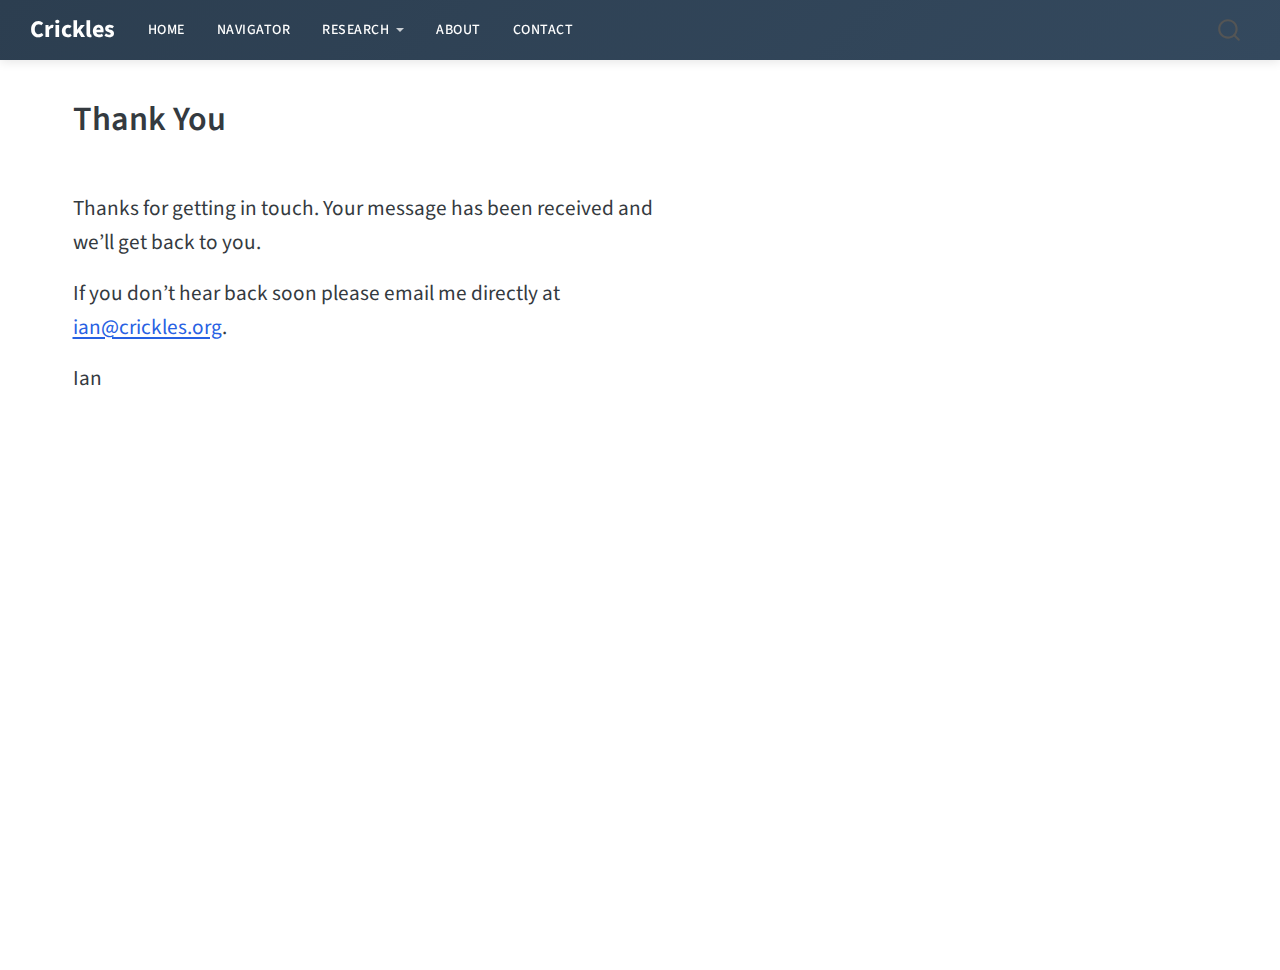
<file: docs/thank-you.html>
<!DOCTYPE html>
<html xmlns="http://www.w3.org/1999/xhtml" lang="en" xml:lang="en"><head>

<meta charset="utf-8">
<meta name="generator" content="quarto-1.6.40">

<meta name="viewport" content="width=device-width, initial-scale=1.0, user-scalable=yes">


<title>Thank You – Crickles</title>
<style>
code{white-space: pre-wrap;}
span.smallcaps{font-variant: small-caps;}
div.columns{display: flex; gap: min(4vw, 1.5em);}
div.column{flex: auto; overflow-x: auto;}
div.hanging-indent{margin-left: 1.5em; text-indent: -1.5em;}
ul.task-list{list-style: none;}
ul.task-list li input[type="checkbox"] {
  width: 0.8em;
  margin: 0 0.8em 0.2em -1em; /* quarto-specific, see https://github.com/quarto-dev/quarto-cli/issues/4556 */ 
  vertical-align: middle;
}
</style>


<script src="site_libs/quarto-nav/quarto-nav.js"></script>
<script src="site_libs/quarto-nav/headroom.min.js"></script>
<script src="site_libs/clipboard/clipboard.min.js"></script>
<script src="site_libs/quarto-search/autocomplete.umd.js"></script>
<script src="site_libs/quarto-search/fuse.min.js"></script>
<script src="site_libs/quarto-search/quarto-search.js"></script>
<meta name="quarto:offset" content="./">
<link href="./favicon.ico" rel="icon">
<script src="site_libs/quarto-html/quarto.js"></script>
<script src="site_libs/quarto-html/popper.min.js"></script>
<script src="site_libs/quarto-html/tippy.umd.min.js"></script>
<script src="site_libs/quarto-html/anchor.min.js"></script>
<link href="site_libs/quarto-html/tippy.css" rel="stylesheet">
<link href="site_libs/quarto-html/quarto-syntax-highlighting-549806ee2085284f45b00abea8c6df48.css" rel="stylesheet" id="quarto-text-highlighting-styles">
<script src="site_libs/bootstrap/bootstrap.min.js"></script>
<link href="site_libs/bootstrap/bootstrap-icons.css" rel="stylesheet">
<link href="site_libs/bootstrap/bootstrap-6bd9cfa162949bde0a231f530c97869d.min.css" rel="stylesheet" append-hash="true" id="quarto-bootstrap" data-mode="light">
<script id="quarto-search-options" type="application/json">{
  "location": "navbar",
  "copy-button": false,
  "collapse-after": 3,
  "panel-placement": "end",
  "type": "overlay",
  "limit": 50,
  "keyboard-shortcut": [
    "f",
    "/",
    "s"
  ],
  "show-item-context": false,
  "language": {
    "search-no-results-text": "No results",
    "search-matching-documents-text": "matching documents",
    "search-copy-link-title": "Copy link to search",
    "search-hide-matches-text": "Hide additional matches",
    "search-more-match-text": "more match in this document",
    "search-more-matches-text": "more matches in this document",
    "search-clear-button-title": "Clear",
    "search-text-placeholder": "",
    "search-detached-cancel-button-title": "Cancel",
    "search-submit-button-title": "Submit",
    "search-label": "Search"
  }
}</script>


<link rel="stylesheet" href="custom-header.css">
</head>

<body class="nav-fixed">

<div id="quarto-search-results"></div>
  <header id="quarto-header" class="headroom fixed-top">
    <nav class="navbar navbar-expand-lg " data-bs-theme="dark">
      <div class="navbar-container container-fluid">
      <div class="navbar-brand-container mx-auto">
    <a class="navbar-brand" href="./index.html">
    <span class="navbar-title">Crickles</span>
    </a>
  </div>
            <div id="quarto-search" class="" title="Search"></div>
          <button class="navbar-toggler" type="button" data-bs-toggle="collapse" data-bs-target="#navbarCollapse" aria-controls="navbarCollapse" role="menu" aria-expanded="false" aria-label="Toggle navigation" onclick="if (window.quartoToggleHeadroom) { window.quartoToggleHeadroom(); }">
  <span class="navbar-toggler-icon"></span>
</button>
          <div class="collapse navbar-collapse" id="navbarCollapse">
            <ul class="navbar-nav navbar-nav-scroll me-auto">
  <li class="nav-item">
    <a class="nav-link" href="./index.html"> 
<span class="menu-text">Home</span></a>
  </li>  
  <li class="nav-item">
    <a class="nav-link" href="./app.html"> 
<span class="menu-text">Navigator</span></a>
  </li>  
  <li class="nav-item dropdown ">
    <a class="nav-link dropdown-toggle" href="#" id="nav-menu-research" role="link" data-bs-toggle="dropdown" aria-expanded="false">
 <span class="menu-text">Research</span>
    </a>
    <ul class="dropdown-menu" aria-labelledby="nav-menu-research">    
        <li>
    <a class="dropdown-item" href="./sustainable.html">
 <span class="dropdown-text">Sustainable Performance</span></a>
  </li>  
    </ul>
  </li>
  <li class="nav-item">
    <a class="nav-link" href="./about.html"> 
<span class="menu-text">About</span></a>
  </li>  
  <li class="nav-item">
    <a class="nav-link" href="./contact.html"> 
<span class="menu-text">Contact</span></a>
  </li>  
</ul>
          </div> <!-- /navcollapse -->
            <div class="quarto-navbar-tools">
</div>
      </div> <!-- /container-fluid -->
    </nav>
</header>
<!-- content -->
<div id="quarto-content" class="quarto-container page-columns page-rows-contents page-layout-full page-navbar">
<!-- sidebar -->
<!-- margin-sidebar -->
    
<!-- main -->
<main class="content column-page" id="quarto-document-content">

<header id="title-block-header" class="quarto-title-block default">
<div class="quarto-title">
<h1 class="title">Thank You</h1>
</div>



<div class="quarto-title-meta column-page">

    
  
    
  </div>
  


</header>


<style>
.thank-you-message {
  margin-top: 3rem;
  font-size: 1.25rem;
  line-height: 1.6;
  max-width: 600px;
}
</style>
<div class="thank-you-message">
<p>
Thanks for getting in touch. Your message has been received and we’ll get back to you.
</p>
<p>
If you don’t hear back soon please email me directly at <a href="mailto:ian@crickles.org">ian@crickles.org</a>.
</p>
<p>
Ian
</p>
</div>



</main> <!-- /main -->
<script id="quarto-html-after-body" type="application/javascript">
window.document.addEventListener("DOMContentLoaded", function (event) {
  const toggleBodyColorMode = (bsSheetEl) => {
    const mode = bsSheetEl.getAttribute("data-mode");
    const bodyEl = window.document.querySelector("body");
    if (mode === "dark") {
      bodyEl.classList.add("quarto-dark");
      bodyEl.classList.remove("quarto-light");
    } else {
      bodyEl.classList.add("quarto-light");
      bodyEl.classList.remove("quarto-dark");
    }
  }
  const toggleBodyColorPrimary = () => {
    const bsSheetEl = window.document.querySelector("link#quarto-bootstrap");
    if (bsSheetEl) {
      toggleBodyColorMode(bsSheetEl);
    }
  }
  toggleBodyColorPrimary();  
  const icon = "";
  const anchorJS = new window.AnchorJS();
  anchorJS.options = {
    placement: 'right',
    icon: icon
  };
  anchorJS.add('.anchored');
  const isCodeAnnotation = (el) => {
    for (const clz of el.classList) {
      if (clz.startsWith('code-annotation-')) {                     
        return true;
      }
    }
    return false;
  }
  const onCopySuccess = function(e) {
    // button target
    const button = e.trigger;
    // don't keep focus
    button.blur();
    // flash "checked"
    button.classList.add('code-copy-button-checked');
    var currentTitle = button.getAttribute("title");
    button.setAttribute("title", "Copied!");
    let tooltip;
    if (window.bootstrap) {
      button.setAttribute("data-bs-toggle", "tooltip");
      button.setAttribute("data-bs-placement", "left");
      button.setAttribute("data-bs-title", "Copied!");
      tooltip = new bootstrap.Tooltip(button, 
        { trigger: "manual", 
          customClass: "code-copy-button-tooltip",
          offset: [0, -8]});
      tooltip.show();    
    }
    setTimeout(function() {
      if (tooltip) {
        tooltip.hide();
        button.removeAttribute("data-bs-title");
        button.removeAttribute("data-bs-toggle");
        button.removeAttribute("data-bs-placement");
      }
      button.setAttribute("title", currentTitle);
      button.classList.remove('code-copy-button-checked');
    }, 1000);
    // clear code selection
    e.clearSelection();
  }
  const getTextToCopy = function(trigger) {
      const codeEl = trigger.previousElementSibling.cloneNode(true);
      for (const childEl of codeEl.children) {
        if (isCodeAnnotation(childEl)) {
          childEl.remove();
        }
      }
      return codeEl.innerText;
  }
  const clipboard = new window.ClipboardJS('.code-copy-button:not([data-in-quarto-modal])', {
    text: getTextToCopy
  });
  clipboard.on('success', onCopySuccess);
  if (window.document.getElementById('quarto-embedded-source-code-modal')) {
    const clipboardModal = new window.ClipboardJS('.code-copy-button[data-in-quarto-modal]', {
      text: getTextToCopy,
      container: window.document.getElementById('quarto-embedded-source-code-modal')
    });
    clipboardModal.on('success', onCopySuccess);
  }
    var localhostRegex = new RegExp(/^(?:http|https):\/\/localhost\:?[0-9]*\//);
    var mailtoRegex = new RegExp(/^mailto:/);
      var filterRegex = new RegExp('/' + window.location.host + '/');
    var isInternal = (href) => {
        return filterRegex.test(href) || localhostRegex.test(href) || mailtoRegex.test(href);
    }
    // Inspect non-navigation links and adorn them if external
 	var links = window.document.querySelectorAll('a[href]:not(.nav-link):not(.navbar-brand):not(.toc-action):not(.sidebar-link):not(.sidebar-item-toggle):not(.pagination-link):not(.no-external):not([aria-hidden]):not(.dropdown-item):not(.quarto-navigation-tool):not(.about-link)');
    for (var i=0; i<links.length; i++) {
      const link = links[i];
      if (!isInternal(link.href)) {
        // undo the damage that might have been done by quarto-nav.js in the case of
        // links that we want to consider external
        if (link.dataset.originalHref !== undefined) {
          link.href = link.dataset.originalHref;
        }
      }
    }
  function tippyHover(el, contentFn, onTriggerFn, onUntriggerFn) {
    const config = {
      allowHTML: true,
      maxWidth: 500,
      delay: 100,
      arrow: false,
      appendTo: function(el) {
          return el.parentElement;
      },
      interactive: true,
      interactiveBorder: 10,
      theme: 'quarto',
      placement: 'bottom-start',
    };
    if (contentFn) {
      config.content = contentFn;
    }
    if (onTriggerFn) {
      config.onTrigger = onTriggerFn;
    }
    if (onUntriggerFn) {
      config.onUntrigger = onUntriggerFn;
    }
    window.tippy(el, config); 
  }
  const noterefs = window.document.querySelectorAll('a[role="doc-noteref"]');
  for (var i=0; i<noterefs.length; i++) {
    const ref = noterefs[i];
    tippyHover(ref, function() {
      // use id or data attribute instead here
      let href = ref.getAttribute('data-footnote-href') || ref.getAttribute('href');
      try { href = new URL(href).hash; } catch {}
      const id = href.replace(/^#\/?/, "");
      const note = window.document.getElementById(id);
      if (note) {
        return note.innerHTML;
      } else {
        return "";
      }
    });
  }
  const xrefs = window.document.querySelectorAll('a.quarto-xref');
  const processXRef = (id, note) => {
    // Strip column container classes
    const stripColumnClz = (el) => {
      el.classList.remove("page-full", "page-columns");
      if (el.children) {
        for (const child of el.children) {
          stripColumnClz(child);
        }
      }
    }
    stripColumnClz(note)
    if (id === null || id.startsWith('sec-')) {
      // Special case sections, only their first couple elements
      const container = document.createElement("div");
      if (note.children && note.children.length > 2) {
        container.appendChild(note.children[0].cloneNode(true));
        for (let i = 1; i < note.children.length; i++) {
          const child = note.children[i];
          if (child.tagName === "P" && child.innerText === "") {
            continue;
          } else {
            container.appendChild(child.cloneNode(true));
            break;
          }
        }
        if (window.Quarto?.typesetMath) {
          window.Quarto.typesetMath(container);
        }
        return container.innerHTML
      } else {
        if (window.Quarto?.typesetMath) {
          window.Quarto.typesetMath(note);
        }
        return note.innerHTML;
      }
    } else {
      // Remove any anchor links if they are present
      const anchorLink = note.querySelector('a.anchorjs-link');
      if (anchorLink) {
        anchorLink.remove();
      }
      if (window.Quarto?.typesetMath) {
        window.Quarto.typesetMath(note);
      }
      if (note.classList.contains("callout")) {
        return note.outerHTML;
      } else {
        return note.innerHTML;
      }
    }
  }
  for (var i=0; i<xrefs.length; i++) {
    const xref = xrefs[i];
    tippyHover(xref, undefined, function(instance) {
      instance.disable();
      let url = xref.getAttribute('href');
      let hash = undefined; 
      if (url.startsWith('#')) {
        hash = url;
      } else {
        try { hash = new URL(url).hash; } catch {}
      }
      if (hash) {
        const id = hash.replace(/^#\/?/, "");
        const note = window.document.getElementById(id);
        if (note !== null) {
          try {
            const html = processXRef(id, note.cloneNode(true));
            instance.setContent(html);
          } finally {
            instance.enable();
            instance.show();
          }
        } else {
          // See if we can fetch this
          fetch(url.split('#')[0])
          .then(res => res.text())
          .then(html => {
            const parser = new DOMParser();
            const htmlDoc = parser.parseFromString(html, "text/html");
            const note = htmlDoc.getElementById(id);
            if (note !== null) {
              const html = processXRef(id, note);
              instance.setContent(html);
            } 
          }).finally(() => {
            instance.enable();
            instance.show();
          });
        }
      } else {
        // See if we can fetch a full url (with no hash to target)
        // This is a special case and we should probably do some content thinning / targeting
        fetch(url)
        .then(res => res.text())
        .then(html => {
          const parser = new DOMParser();
          const htmlDoc = parser.parseFromString(html, "text/html");
          const note = htmlDoc.querySelector('main.content');
          if (note !== null) {
            // This should only happen for chapter cross references
            // (since there is no id in the URL)
            // remove the first header
            if (note.children.length > 0 && note.children[0].tagName === "HEADER") {
              note.children[0].remove();
            }
            const html = processXRef(null, note);
            instance.setContent(html);
          } 
        }).finally(() => {
          instance.enable();
          instance.show();
        });
      }
    }, function(instance) {
    });
  }
      let selectedAnnoteEl;
      const selectorForAnnotation = ( cell, annotation) => {
        let cellAttr = 'data-code-cell="' + cell + '"';
        let lineAttr = 'data-code-annotation="' +  annotation + '"';
        const selector = 'span[' + cellAttr + '][' + lineAttr + ']';
        return selector;
      }
      const selectCodeLines = (annoteEl) => {
        const doc = window.document;
        const targetCell = annoteEl.getAttribute("data-target-cell");
        const targetAnnotation = annoteEl.getAttribute("data-target-annotation");
        const annoteSpan = window.document.querySelector(selectorForAnnotation(targetCell, targetAnnotation));
        const lines = annoteSpan.getAttribute("data-code-lines").split(",");
        const lineIds = lines.map((line) => {
          return targetCell + "-" + line;
        })
        let top = null;
        let height = null;
        let parent = null;
        if (lineIds.length > 0) {
            //compute the position of the single el (top and bottom and make a div)
            const el = window.document.getElementById(lineIds[0]);
            top = el.offsetTop;
            height = el.offsetHeight;
            parent = el.parentElement.parentElement;
          if (lineIds.length > 1) {
            const lastEl = window.document.getElementById(lineIds[lineIds.length - 1]);
            const bottom = lastEl.offsetTop + lastEl.offsetHeight;
            height = bottom - top;
          }
          if (top !== null && height !== null && parent !== null) {
            // cook up a div (if necessary) and position it 
            let div = window.document.getElementById("code-annotation-line-highlight");
            if (div === null) {
              div = window.document.createElement("div");
              div.setAttribute("id", "code-annotation-line-highlight");
              div.style.position = 'absolute';
              parent.appendChild(div);
            }
            div.style.top = top - 2 + "px";
            div.style.height = height + 4 + "px";
            div.style.left = 0;
            let gutterDiv = window.document.getElementById("code-annotation-line-highlight-gutter");
            if (gutterDiv === null) {
              gutterDiv = window.document.createElement("div");
              gutterDiv.setAttribute("id", "code-annotation-line-highlight-gutter");
              gutterDiv.style.position = 'absolute';
              const codeCell = window.document.getElementById(targetCell);
              const gutter = codeCell.querySelector('.code-annotation-gutter');
              gutter.appendChild(gutterDiv);
            }
            gutterDiv.style.top = top - 2 + "px";
            gutterDiv.style.height = height + 4 + "px";
          }
          selectedAnnoteEl = annoteEl;
        }
      };
      const unselectCodeLines = () => {
        const elementsIds = ["code-annotation-line-highlight", "code-annotation-line-highlight-gutter"];
        elementsIds.forEach((elId) => {
          const div = window.document.getElementById(elId);
          if (div) {
            div.remove();
          }
        });
        selectedAnnoteEl = undefined;
      };
        // Handle positioning of the toggle
    window.addEventListener(
      "resize",
      throttle(() => {
        elRect = undefined;
        if (selectedAnnoteEl) {
          selectCodeLines(selectedAnnoteEl);
        }
      }, 10)
    );
    function throttle(fn, ms) {
    let throttle = false;
    let timer;
      return (...args) => {
        if(!throttle) { // first call gets through
            fn.apply(this, args);
            throttle = true;
        } else { // all the others get throttled
            if(timer) clearTimeout(timer); // cancel #2
            timer = setTimeout(() => {
              fn.apply(this, args);
              timer = throttle = false;
            }, ms);
        }
      };
    }
      // Attach click handler to the DT
      const annoteDls = window.document.querySelectorAll('dt[data-target-cell]');
      for (const annoteDlNode of annoteDls) {
        annoteDlNode.addEventListener('click', (event) => {
          const clickedEl = event.target;
          if (clickedEl !== selectedAnnoteEl) {
            unselectCodeLines();
            const activeEl = window.document.querySelector('dt[data-target-cell].code-annotation-active');
            if (activeEl) {
              activeEl.classList.remove('code-annotation-active');
            }
            selectCodeLines(clickedEl);
            clickedEl.classList.add('code-annotation-active');
          } else {
            // Unselect the line
            unselectCodeLines();
            clickedEl.classList.remove('code-annotation-active');
          }
        });
      }
  const findCites = (el) => {
    const parentEl = el.parentElement;
    if (parentEl) {
      const cites = parentEl.dataset.cites;
      if (cites) {
        return {
          el,
          cites: cites.split(' ')
        };
      } else {
        return findCites(el.parentElement)
      }
    } else {
      return undefined;
    }
  };
  var bibliorefs = window.document.querySelectorAll('a[role="doc-biblioref"]');
  for (var i=0; i<bibliorefs.length; i++) {
    const ref = bibliorefs[i];
    const citeInfo = findCites(ref);
    if (citeInfo) {
      tippyHover(citeInfo.el, function() {
        var popup = window.document.createElement('div');
        citeInfo.cites.forEach(function(cite) {
          var citeDiv = window.document.createElement('div');
          citeDiv.classList.add('hanging-indent');
          citeDiv.classList.add('csl-entry');
          var biblioDiv = window.document.getElementById('ref-' + cite);
          if (biblioDiv) {
            citeDiv.innerHTML = biblioDiv.innerHTML;
          }
          popup.appendChild(citeDiv);
        });
        return popup.innerHTML;
      });
    }
  }
});
</script>
</div> <!-- /content -->




</body></html>
</file>
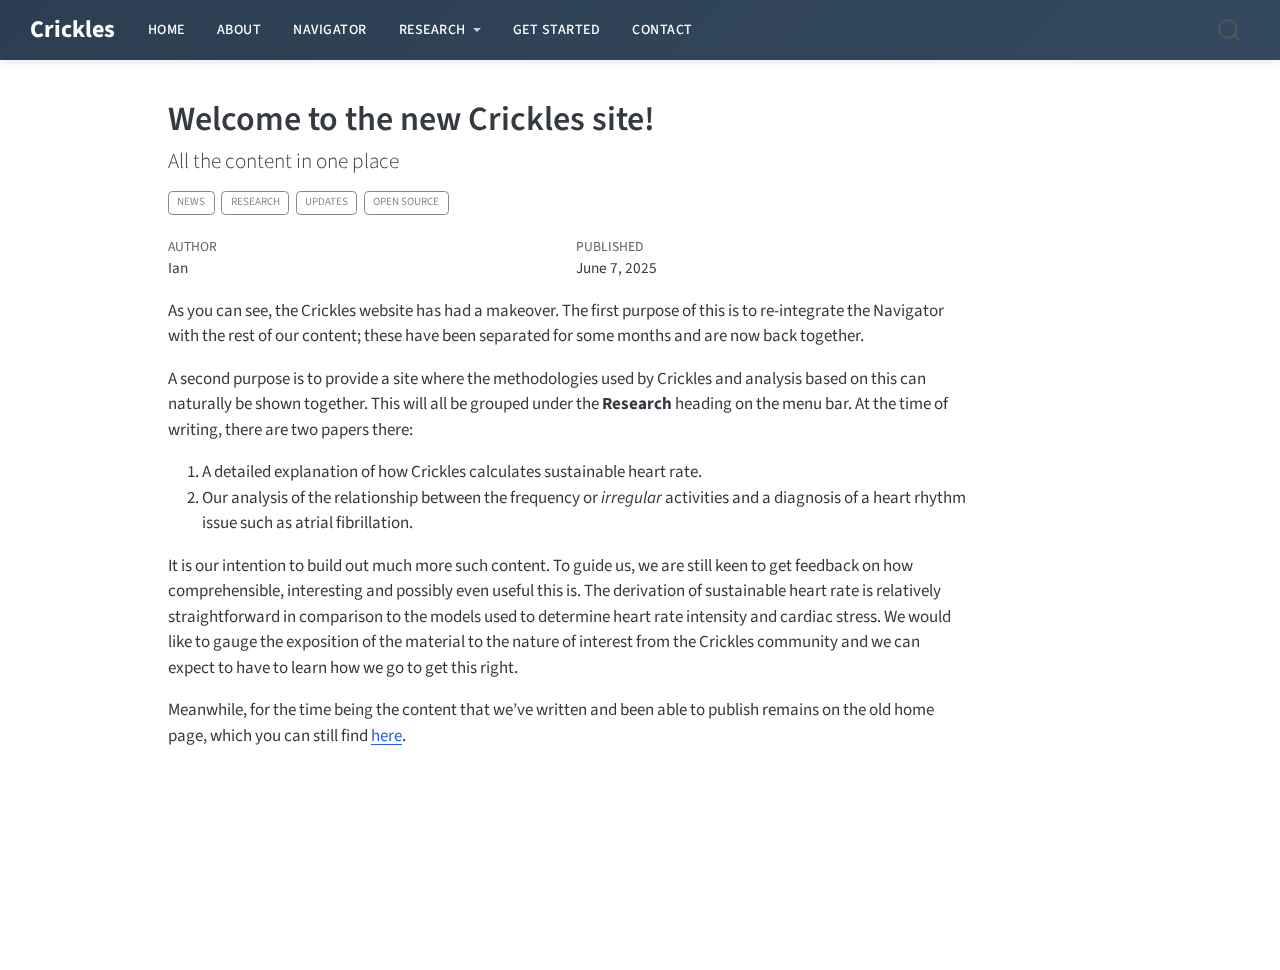
<file: docs/posts/2025-06-07_welcome-new-crickles.html>
<!DOCTYPE html>
<html xmlns="http://www.w3.org/1999/xhtml" lang="en" xml:lang="en"><head>

<meta charset="utf-8">
<meta name="generator" content="quarto-1.6.40">

<meta name="viewport" content="width=device-width, initial-scale=1.0, user-scalable=yes">

<meta name="author" content="Ian">
<meta name="dcterms.date" content="2025-06-07">

<title>Welcome to the new Crickles site! – Crickles</title>
<style>
code{white-space: pre-wrap;}
span.smallcaps{font-variant: small-caps;}
div.columns{display: flex; gap: min(4vw, 1.5em);}
div.column{flex: auto; overflow-x: auto;}
div.hanging-indent{margin-left: 1.5em; text-indent: -1.5em;}
ul.task-list{list-style: none;}
ul.task-list li input[type="checkbox"] {
  width: 0.8em;
  margin: 0 0.8em 0.2em -1em; /* quarto-specific, see https://github.com/quarto-dev/quarto-cli/issues/4556 */ 
  vertical-align: middle;
}
</style>


<script src="../site_libs/quarto-nav/quarto-nav.js"></script>
<script src="../site_libs/quarto-nav/headroom.min.js"></script>
<script src="../site_libs/clipboard/clipboard.min.js"></script>
<script src="../site_libs/quarto-search/autocomplete.umd.js"></script>
<script src="../site_libs/quarto-search/fuse.min.js"></script>
<script src="../site_libs/quarto-search/quarto-search.js"></script>
<meta name="quarto:offset" content="../">
<link href="../favicon.ico" rel="icon">
<script src="../site_libs/quarto-html/quarto.js"></script>
<script src="../site_libs/quarto-html/popper.min.js"></script>
<script src="../site_libs/quarto-html/tippy.umd.min.js"></script>
<script src="../site_libs/quarto-html/anchor.min.js"></script>
<link href="../site_libs/quarto-html/tippy.css" rel="stylesheet">
<link href="../site_libs/quarto-html/quarto-syntax-highlighting-549806ee2085284f45b00abea8c6df48.css" rel="stylesheet" id="quarto-text-highlighting-styles">
<script src="../site_libs/bootstrap/bootstrap.min.js"></script>
<link href="../site_libs/bootstrap/bootstrap-icons.css" rel="stylesheet">
<link href="../site_libs/bootstrap/bootstrap-6bd9cfa162949bde0a231f530c97869d.min.css" rel="stylesheet" append-hash="true" id="quarto-bootstrap" data-mode="light">
<script id="quarto-search-options" type="application/json">{
  "location": "navbar",
  "copy-button": false,
  "collapse-after": 3,
  "panel-placement": "end",
  "type": "overlay",
  "limit": 50,
  "keyboard-shortcut": [
    "f",
    "/",
    "s"
  ],
  "show-item-context": false,
  "language": {
    "search-no-results-text": "No results",
    "search-matching-documents-text": "matching documents",
    "search-copy-link-title": "Copy link to search",
    "search-hide-matches-text": "Hide additional matches",
    "search-more-match-text": "more match in this document",
    "search-more-matches-text": "more matches in this document",
    "search-clear-button-title": "Clear",
    "search-text-placeholder": "",
    "search-detached-cancel-button-title": "Cancel",
    "search-submit-button-title": "Submit",
    "search-label": "Search"
  }
}</script>


<link rel="stylesheet" href="../custom-header.css">
<link rel="stylesheet" href="../contact-form.css">
<link rel="stylesheet" href="../styles.css">
</head>

<body class="nav-fixed">

<div id="quarto-search-results"></div>
  <header id="quarto-header" class="headroom fixed-top">
    <nav class="navbar navbar-expand-lg " data-bs-theme="dark">
      <div class="navbar-container container-fluid">
      <div class="navbar-brand-container mx-auto">
    <a class="navbar-brand" href="../index.html">
    <span class="navbar-title">Crickles</span>
    </a>
  </div>
            <div id="quarto-search" class="" title="Search"></div>
          <button class="navbar-toggler" type="button" data-bs-toggle="collapse" data-bs-target="#navbarCollapse" aria-controls="navbarCollapse" role="menu" aria-expanded="false" aria-label="Toggle navigation" onclick="if (window.quartoToggleHeadroom) { window.quartoToggleHeadroom(); }">
  <span class="navbar-toggler-icon"></span>
</button>
          <div class="collapse navbar-collapse" id="navbarCollapse">
            <ul class="navbar-nav navbar-nav-scroll me-auto">
  <li class="nav-item">
    <a class="nav-link" href="../index.html"> 
<span class="menu-text">Home</span></a>
  </li>  
  <li class="nav-item">
    <a class="nav-link" href="../about.html"> 
<span class="menu-text">About</span></a>
  </li>  
  <li class="nav-item">
    <a class="nav-link" href="../app.html"> 
<span class="menu-text">Navigator</span></a>
  </li>  
  <li class="nav-item dropdown ">
    <a class="nav-link dropdown-toggle" href="#" id="nav-menu-research" role="link" data-bs-toggle="dropdown" aria-expanded="false">
 <span class="menu-text">Research</span>
    </a>
    <ul class="dropdown-menu" aria-labelledby="nav-menu-research">    
        <li>
    <a class="dropdown-item" href="../sustainable.html">
 <span class="dropdown-text">Sustainable Performance</span></a>
  </li>  
        <li>
    <a class="dropdown-item" href="../arrhythmia.html">
 <span class="dropdown-text">Detecting Arrhythmia</span></a>
  </li>  
    </ul>
  </li>
  <li class="nav-item">
    <a class="nav-link" href="../get-started.html"> 
<span class="menu-text">Get Started</span></a>
  </li>  
  <li class="nav-item">
    <a class="nav-link" href="../contact.html"> 
<span class="menu-text">Contact</span></a>
  </li>  
</ul>
          </div> <!-- /navcollapse -->
            <div class="quarto-navbar-tools">
</div>
      </div> <!-- /container-fluid -->
    </nav>
</header>
<!-- content -->
<div id="quarto-content" class="quarto-container page-columns page-rows-contents page-layout-article page-navbar">
<!-- sidebar -->
<!-- margin-sidebar -->
    <div id="quarto-margin-sidebar" class="sidebar margin-sidebar zindex-bottom">
        
    </div>
<!-- main -->
<main class="content" id="quarto-document-content">

<header id="title-block-header" class="quarto-title-block default">
<div class="quarto-title">
<h1 class="title">Welcome to the new Crickles site!</h1>
<p class="subtitle lead">All the content in one place</p>
  <div class="quarto-categories">
    <div class="quarto-category">news</div>
    <div class="quarto-category">research</div>
    <div class="quarto-category">updates</div>
    <div class="quarto-category">open source</div>
  </div>
  </div>



<div class="quarto-title-meta">

    <div>
    <div class="quarto-title-meta-heading">Author</div>
    <div class="quarto-title-meta-contents">
             <p>Ian </p>
          </div>
  </div>
    
    <div>
    <div class="quarto-title-meta-heading">Published</div>
    <div class="quarto-title-meta-contents">
      <p class="date">June 7, 2025</p>
    </div>
  </div>
  
    
  </div>
  


</header>


<p>As you can see, the Crickles website has had a makeover. The first purpose of this is to re-integrate the Navigator with the rest of our content; these have been separated for some months and are now back together.</p>
<p>A second purpose is to provide a site where the methodologies used by Crickles and analysis based on this can naturally be shown together. This will all be grouped under the <strong>Research</strong> heading on the menu bar. At the time of writing, there are two papers there:</p>
<ol type="1">
<li>A detailed explanation of how Crickles calculates sustainable heart rate.</li>
<li>Our analysis of the relationship between the frequency or <em>irregular</em> activities and a diagnosis of a heart rhythm issue such as atrial fibrillation.</li>
</ol>
<p>It is our intention to build out much more such content. To guide us, we are still keen to get feedback on how comprehensible, interesting and possibly even useful this is. The derivation of sustainable heart rate is relatively straightforward in comparison to the models used to determine heart rate intensity and cardiac stress. We would like to gauge the exposition of the material to the nature of interest from the Crickles community and we can expect to have to learn how we go to get this right.</p>
<p>Meanwhile, for the time being the content that we’ve written and been able to publish remains on the old home page, which you can still find <a href="https://crickles.casa">here</a>.</p>



</main> <!-- /main -->
<div id="cusdis_thread" data-host="https://cusdis.com" data-app-id="74ae8002-a63b-4491-9fab-443f9badaa9f" data-page-id="$title$" data-page-url="$url$" data-page-title="$title$">
</div>
<script async="" defer="" src="https://cusdis.com/js/cusdis.es.js"></script>
<script id="quarto-html-after-body" type="application/javascript">
window.document.addEventListener("DOMContentLoaded", function (event) {
  const toggleBodyColorMode = (bsSheetEl) => {
    const mode = bsSheetEl.getAttribute("data-mode");
    const bodyEl = window.document.querySelector("body");
    if (mode === "dark") {
      bodyEl.classList.add("quarto-dark");
      bodyEl.classList.remove("quarto-light");
    } else {
      bodyEl.classList.add("quarto-light");
      bodyEl.classList.remove("quarto-dark");
    }
  }
  const toggleBodyColorPrimary = () => {
    const bsSheetEl = window.document.querySelector("link#quarto-bootstrap");
    if (bsSheetEl) {
      toggleBodyColorMode(bsSheetEl);
    }
  }
  toggleBodyColorPrimary();  
  const icon = "";
  const anchorJS = new window.AnchorJS();
  anchorJS.options = {
    placement: 'right',
    icon: icon
  };
  anchorJS.add('.anchored');
  const isCodeAnnotation = (el) => {
    for (const clz of el.classList) {
      if (clz.startsWith('code-annotation-')) {                     
        return true;
      }
    }
    return false;
  }
  const onCopySuccess = function(e) {
    // button target
    const button = e.trigger;
    // don't keep focus
    button.blur();
    // flash "checked"
    button.classList.add('code-copy-button-checked');
    var currentTitle = button.getAttribute("title");
    button.setAttribute("title", "Copied!");
    let tooltip;
    if (window.bootstrap) {
      button.setAttribute("data-bs-toggle", "tooltip");
      button.setAttribute("data-bs-placement", "left");
      button.setAttribute("data-bs-title", "Copied!");
      tooltip = new bootstrap.Tooltip(button, 
        { trigger: "manual", 
          customClass: "code-copy-button-tooltip",
          offset: [0, -8]});
      tooltip.show();    
    }
    setTimeout(function() {
      if (tooltip) {
        tooltip.hide();
        button.removeAttribute("data-bs-title");
        button.removeAttribute("data-bs-toggle");
        button.removeAttribute("data-bs-placement");
      }
      button.setAttribute("title", currentTitle);
      button.classList.remove('code-copy-button-checked');
    }, 1000);
    // clear code selection
    e.clearSelection();
  }
  const getTextToCopy = function(trigger) {
      const codeEl = trigger.previousElementSibling.cloneNode(true);
      for (const childEl of codeEl.children) {
        if (isCodeAnnotation(childEl)) {
          childEl.remove();
        }
      }
      return codeEl.innerText;
  }
  const clipboard = new window.ClipboardJS('.code-copy-button:not([data-in-quarto-modal])', {
    text: getTextToCopy
  });
  clipboard.on('success', onCopySuccess);
  if (window.document.getElementById('quarto-embedded-source-code-modal')) {
    const clipboardModal = new window.ClipboardJS('.code-copy-button[data-in-quarto-modal]', {
      text: getTextToCopy,
      container: window.document.getElementById('quarto-embedded-source-code-modal')
    });
    clipboardModal.on('success', onCopySuccess);
  }
    var localhostRegex = new RegExp(/^(?:http|https):\/\/localhost\:?[0-9]*\//);
    var mailtoRegex = new RegExp(/^mailto:/);
      var filterRegex = new RegExp('/' + window.location.host + '/');
    var isInternal = (href) => {
        return filterRegex.test(href) || localhostRegex.test(href) || mailtoRegex.test(href);
    }
    // Inspect non-navigation links and adorn them if external
 	var links = window.document.querySelectorAll('a[href]:not(.nav-link):not(.navbar-brand):not(.toc-action):not(.sidebar-link):not(.sidebar-item-toggle):not(.pagination-link):not(.no-external):not([aria-hidden]):not(.dropdown-item):not(.quarto-navigation-tool):not(.about-link)');
    for (var i=0; i<links.length; i++) {
      const link = links[i];
      if (!isInternal(link.href)) {
        // undo the damage that might have been done by quarto-nav.js in the case of
        // links that we want to consider external
        if (link.dataset.originalHref !== undefined) {
          link.href = link.dataset.originalHref;
        }
      }
    }
  function tippyHover(el, contentFn, onTriggerFn, onUntriggerFn) {
    const config = {
      allowHTML: true,
      maxWidth: 500,
      delay: 100,
      arrow: false,
      appendTo: function(el) {
          return el.parentElement;
      },
      interactive: true,
      interactiveBorder: 10,
      theme: 'quarto',
      placement: 'bottom-start',
    };
    if (contentFn) {
      config.content = contentFn;
    }
    if (onTriggerFn) {
      config.onTrigger = onTriggerFn;
    }
    if (onUntriggerFn) {
      config.onUntrigger = onUntriggerFn;
    }
    window.tippy(el, config); 
  }
  const noterefs = window.document.querySelectorAll('a[role="doc-noteref"]');
  for (var i=0; i<noterefs.length; i++) {
    const ref = noterefs[i];
    tippyHover(ref, function() {
      // use id or data attribute instead here
      let href = ref.getAttribute('data-footnote-href') || ref.getAttribute('href');
      try { href = new URL(href).hash; } catch {}
      const id = href.replace(/^#\/?/, "");
      const note = window.document.getElementById(id);
      if (note) {
        return note.innerHTML;
      } else {
        return "";
      }
    });
  }
  const xrefs = window.document.querySelectorAll('a.quarto-xref');
  const processXRef = (id, note) => {
    // Strip column container classes
    const stripColumnClz = (el) => {
      el.classList.remove("page-full", "page-columns");
      if (el.children) {
        for (const child of el.children) {
          stripColumnClz(child);
        }
      }
    }
    stripColumnClz(note)
    if (id === null || id.startsWith('sec-')) {
      // Special case sections, only their first couple elements
      const container = document.createElement("div");
      if (note.children && note.children.length > 2) {
        container.appendChild(note.children[0].cloneNode(true));
        for (let i = 1; i < note.children.length; i++) {
          const child = note.children[i];
          if (child.tagName === "P" && child.innerText === "") {
            continue;
          } else {
            container.appendChild(child.cloneNode(true));
            break;
          }
        }
        if (window.Quarto?.typesetMath) {
          window.Quarto.typesetMath(container);
        }
        return container.innerHTML
      } else {
        if (window.Quarto?.typesetMath) {
          window.Quarto.typesetMath(note);
        }
        return note.innerHTML;
      }
    } else {
      // Remove any anchor links if they are present
      const anchorLink = note.querySelector('a.anchorjs-link');
      if (anchorLink) {
        anchorLink.remove();
      }
      if (window.Quarto?.typesetMath) {
        window.Quarto.typesetMath(note);
      }
      if (note.classList.contains("callout")) {
        return note.outerHTML;
      } else {
        return note.innerHTML;
      }
    }
  }
  for (var i=0; i<xrefs.length; i++) {
    const xref = xrefs[i];
    tippyHover(xref, undefined, function(instance) {
      instance.disable();
      let url = xref.getAttribute('href');
      let hash = undefined; 
      if (url.startsWith('#')) {
        hash = url;
      } else {
        try { hash = new URL(url).hash; } catch {}
      }
      if (hash) {
        const id = hash.replace(/^#\/?/, "");
        const note = window.document.getElementById(id);
        if (note !== null) {
          try {
            const html = processXRef(id, note.cloneNode(true));
            instance.setContent(html);
          } finally {
            instance.enable();
            instance.show();
          }
        } else {
          // See if we can fetch this
          fetch(url.split('#')[0])
          .then(res => res.text())
          .then(html => {
            const parser = new DOMParser();
            const htmlDoc = parser.parseFromString(html, "text/html");
            const note = htmlDoc.getElementById(id);
            if (note !== null) {
              const html = processXRef(id, note);
              instance.setContent(html);
            } 
          }).finally(() => {
            instance.enable();
            instance.show();
          });
        }
      } else {
        // See if we can fetch a full url (with no hash to target)
        // This is a special case and we should probably do some content thinning / targeting
        fetch(url)
        .then(res => res.text())
        .then(html => {
          const parser = new DOMParser();
          const htmlDoc = parser.parseFromString(html, "text/html");
          const note = htmlDoc.querySelector('main.content');
          if (note !== null) {
            // This should only happen for chapter cross references
            // (since there is no id in the URL)
            // remove the first header
            if (note.children.length > 0 && note.children[0].tagName === "HEADER") {
              note.children[0].remove();
            }
            const html = processXRef(null, note);
            instance.setContent(html);
          } 
        }).finally(() => {
          instance.enable();
          instance.show();
        });
      }
    }, function(instance) {
    });
  }
      let selectedAnnoteEl;
      const selectorForAnnotation = ( cell, annotation) => {
        let cellAttr = 'data-code-cell="' + cell + '"';
        let lineAttr = 'data-code-annotation="' +  annotation + '"';
        const selector = 'span[' + cellAttr + '][' + lineAttr + ']';
        return selector;
      }
      const selectCodeLines = (annoteEl) => {
        const doc = window.document;
        const targetCell = annoteEl.getAttribute("data-target-cell");
        const targetAnnotation = annoteEl.getAttribute("data-target-annotation");
        const annoteSpan = window.document.querySelector(selectorForAnnotation(targetCell, targetAnnotation));
        const lines = annoteSpan.getAttribute("data-code-lines").split(",");
        const lineIds = lines.map((line) => {
          return targetCell + "-" + line;
        })
        let top = null;
        let height = null;
        let parent = null;
        if (lineIds.length > 0) {
            //compute the position of the single el (top and bottom and make a div)
            const el = window.document.getElementById(lineIds[0]);
            top = el.offsetTop;
            height = el.offsetHeight;
            parent = el.parentElement.parentElement;
          if (lineIds.length > 1) {
            const lastEl = window.document.getElementById(lineIds[lineIds.length - 1]);
            const bottom = lastEl.offsetTop + lastEl.offsetHeight;
            height = bottom - top;
          }
          if (top !== null && height !== null && parent !== null) {
            // cook up a div (if necessary) and position it 
            let div = window.document.getElementById("code-annotation-line-highlight");
            if (div === null) {
              div = window.document.createElement("div");
              div.setAttribute("id", "code-annotation-line-highlight");
              div.style.position = 'absolute';
              parent.appendChild(div);
            }
            div.style.top = top - 2 + "px";
            div.style.height = height + 4 + "px";
            div.style.left = 0;
            let gutterDiv = window.document.getElementById("code-annotation-line-highlight-gutter");
            if (gutterDiv === null) {
              gutterDiv = window.document.createElement("div");
              gutterDiv.setAttribute("id", "code-annotation-line-highlight-gutter");
              gutterDiv.style.position = 'absolute';
              const codeCell = window.document.getElementById(targetCell);
              const gutter = codeCell.querySelector('.code-annotation-gutter');
              gutter.appendChild(gutterDiv);
            }
            gutterDiv.style.top = top - 2 + "px";
            gutterDiv.style.height = height + 4 + "px";
          }
          selectedAnnoteEl = annoteEl;
        }
      };
      const unselectCodeLines = () => {
        const elementsIds = ["code-annotation-line-highlight", "code-annotation-line-highlight-gutter"];
        elementsIds.forEach((elId) => {
          const div = window.document.getElementById(elId);
          if (div) {
            div.remove();
          }
        });
        selectedAnnoteEl = undefined;
      };
        // Handle positioning of the toggle
    window.addEventListener(
      "resize",
      throttle(() => {
        elRect = undefined;
        if (selectedAnnoteEl) {
          selectCodeLines(selectedAnnoteEl);
        }
      }, 10)
    );
    function throttle(fn, ms) {
    let throttle = false;
    let timer;
      return (...args) => {
        if(!throttle) { // first call gets through
            fn.apply(this, args);
            throttle = true;
        } else { // all the others get throttled
            if(timer) clearTimeout(timer); // cancel #2
            timer = setTimeout(() => {
              fn.apply(this, args);
              timer = throttle = false;
            }, ms);
        }
      };
    }
      // Attach click handler to the DT
      const annoteDls = window.document.querySelectorAll('dt[data-target-cell]');
      for (const annoteDlNode of annoteDls) {
        annoteDlNode.addEventListener('click', (event) => {
          const clickedEl = event.target;
          if (clickedEl !== selectedAnnoteEl) {
            unselectCodeLines();
            const activeEl = window.document.querySelector('dt[data-target-cell].code-annotation-active');
            if (activeEl) {
              activeEl.classList.remove('code-annotation-active');
            }
            selectCodeLines(clickedEl);
            clickedEl.classList.add('code-annotation-active');
          } else {
            // Unselect the line
            unselectCodeLines();
            clickedEl.classList.remove('code-annotation-active');
          }
        });
      }
  const findCites = (el) => {
    const parentEl = el.parentElement;
    if (parentEl) {
      const cites = parentEl.dataset.cites;
      if (cites) {
        return {
          el,
          cites: cites.split(' ')
        };
      } else {
        return findCites(el.parentElement)
      }
    } else {
      return undefined;
    }
  };
  var bibliorefs = window.document.querySelectorAll('a[role="doc-biblioref"]');
  for (var i=0; i<bibliorefs.length; i++) {
    const ref = bibliorefs[i];
    const citeInfo = findCites(ref);
    if (citeInfo) {
      tippyHover(citeInfo.el, function() {
        var popup = window.document.createElement('div');
        citeInfo.cites.forEach(function(cite) {
          var citeDiv = window.document.createElement('div');
          citeDiv.classList.add('hanging-indent');
          citeDiv.classList.add('csl-entry');
          var biblioDiv = window.document.getElementById('ref-' + cite);
          if (biblioDiv) {
            citeDiv.innerHTML = biblioDiv.innerHTML;
          }
          popup.appendChild(citeDiv);
        });
        return popup.innerHTML;
      });
    }
  }
});
</script>
</div> <!-- /content -->




</body></html>
</file>
<file: doc/site_libs/quarto-html/tippy.css>
.tippy-box[data-animation=fade][data-state=hidden]{opacity:0}[data-tippy-root]{max-width:calc(100vw - 10px)}.tippy-box{position:relative;background-color:#333;color:#fff;border-radius:4px;font-size:14px;line-height:1.4;white-space:normal;outline:0;transition-property:transform,visibility,opacity}.tippy-box[data-placement^=top]>.tippy-arrow{bottom:0}.tippy-box[data-placement^=top]>.tippy-arrow:before{bottom:-7px;left:0;border-width:8px 8px 0;border-top-color:initial;transform-origin:center top}.tippy-box[data-placement^=bottom]>.tippy-arrow{top:0}.tippy-box[data-placement^=bottom]>.tippy-arrow:before{top:-7px;left:0;border-width:0 8px 8px;border-bottom-color:initial;transform-origin:center bottom}.tippy-box[data-placement^=left]>.tippy-arrow{right:0}.tippy-box[data-placement^=left]>.tippy-arrow:before{border-width:8px 0 8px 8px;border-left-color:initial;right:-7px;transform-origin:center left}.tippy-box[data-placement^=right]>.tippy-arrow{left:0}.tippy-box[data-placement^=right]>.tippy-arrow:before{left:-7px;border-width:8px 8px 8px 0;border-right-color:initial;transform-origin:center right}.tippy-box[data-inertia][data-state=visible]{transition-timing-function:cubic-bezier(.54,1.5,.38,1.11)}.tippy-arrow{width:16px;height:16px;color:#333}.tippy-arrow:before{content:"";position:absolute;border-color:transparent;border-style:solid}.tippy-content{position:relative;padding:5px 9px;z-index:1}
</file>
<file: doc/site_libs/quarto-html/quarto-syntax-highlighting-549806ee2085284f45b00abea8c6df48.css>
/* quarto syntax highlight colors */
:root {
  --quarto-hl-ot-color: #003B4F;
  --quarto-hl-at-color: #657422;
  --quarto-hl-ss-color: #20794D;
  --quarto-hl-an-color: #5E5E5E;
  --quarto-hl-fu-color: #4758AB;
  --quarto-hl-st-color: #20794D;
  --quarto-hl-cf-color: #003B4F;
  --quarto-hl-op-color: #5E5E5E;
  --quarto-hl-er-color: #AD0000;
  --quarto-hl-bn-color: #AD0000;
  --quarto-hl-al-color: #AD0000;
  --quarto-hl-va-color: #111111;
  --quarto-hl-bu-color: inherit;
  --quarto-hl-ex-color: inherit;
  --quarto-hl-pp-color: #AD0000;
  --quarto-hl-in-color: #5E5E5E;
  --quarto-hl-vs-color: #20794D;
  --quarto-hl-wa-color: #5E5E5E;
  --quarto-hl-do-color: #5E5E5E;
  --quarto-hl-im-color: #00769E;
  --quarto-hl-ch-color: #20794D;
  --quarto-hl-dt-color: #AD0000;
  --quarto-hl-fl-color: #AD0000;
  --quarto-hl-co-color: #5E5E5E;
  --quarto-hl-cv-color: #5E5E5E;
  --quarto-hl-cn-color: #8f5902;
  --quarto-hl-sc-color: #5E5E5E;
  --quarto-hl-dv-color: #AD0000;
  --quarto-hl-kw-color: #003B4F;
}

/* other quarto variables */
:root {
  --quarto-font-monospace: SFMono-Regular, Menlo, Monaco, Consolas, "Liberation Mono", "Courier New", monospace;
}

pre > code.sourceCode > span {
  color: #003B4F;
}

code span {
  color: #003B4F;
}

code.sourceCode > span {
  color: #003B4F;
}

div.sourceCode,
div.sourceCode pre.sourceCode {
  color: #003B4F;
}

code span.ot {
  color: #003B4F;
  font-style: inherit;
}

code span.at {
  color: #657422;
  font-style: inherit;
}

code span.ss {
  color: #20794D;
  font-style: inherit;
}

code span.an {
  color: #5E5E5E;
  font-style: inherit;
}

code span.fu {
  color: #4758AB;
  font-style: inherit;
}

code span.st {
  color: #20794D;
  font-style: inherit;
}

code span.cf {
  color: #003B4F;
  font-weight: bold;
  font-style: inherit;
}

code span.op {
  color: #5E5E5E;
  font-style: inherit;
}

code span.er {
  color: #AD0000;
  font-style: inherit;
}

code span.bn {
  color: #AD0000;
  font-style: inherit;
}

code span.al {
  color: #AD0000;
  font-style: inherit;
}

code span.va {
  color: #111111;
  font-style: inherit;
}

code span.bu {
  font-style: inherit;
}

code span.ex {
  font-style: inherit;
}

code span.pp {
  color: #AD0000;
  font-style: inherit;
}

code span.in {
  color: #5E5E5E;
  font-style: inherit;
}

code span.vs {
  color: #20794D;
  font-style: inherit;
}

code span.wa {
  color: #5E5E5E;
  font-style: italic;
}

code span.do {
  color: #5E5E5E;
  font-style: italic;
}

code span.im {
  color: #00769E;
  font-style: inherit;
}

code span.ch {
  color: #20794D;
  font-style: inherit;
}

code span.dt {
  color: #AD0000;
  font-style: inherit;
}

code span.fl {
  color: #AD0000;
  font-style: inherit;
}

code span.co {
  color: #5E5E5E;
  font-style: inherit;
}

code span.cv {
  color: #5E5E5E;
  font-style: italic;
}

code span.cn {
  color: #8f5902;
  font-style: inherit;
}

code span.sc {
  color: #5E5E5E;
  font-style: inherit;
}

code span.dv {
  color: #AD0000;
  font-style: inherit;
}

code span.kw {
  color: #003B4F;
  font-weight: bold;
  font-style: inherit;
}

.prevent-inlining {
  content: "</";
}

/*# sourceMappingURL=ae99138f4fbc2fb4c9f5e5cd69c22459.css.map */
</file>
<file: docs/site_libs/quarto-html/tippy.css>
.tippy-box[data-animation=fade][data-state=hidden]{opacity:0}[data-tippy-root]{max-width:calc(100vw - 10px)}.tippy-box{position:relative;background-color:#333;color:#fff;border-radius:4px;font-size:14px;line-height:1.4;white-space:normal;outline:0;transition-property:transform,visibility,opacity}.tippy-box[data-placement^=top]>.tippy-arrow{bottom:0}.tippy-box[data-placement^=top]>.tippy-arrow:before{bottom:-7px;left:0;border-width:8px 8px 0;border-top-color:initial;transform-origin:center top}.tippy-box[data-placement^=bottom]>.tippy-arrow{top:0}.tippy-box[data-placement^=bottom]>.tippy-arrow:before{top:-7px;left:0;border-width:0 8px 8px;border-bottom-color:initial;transform-origin:center bottom}.tippy-box[data-placement^=left]>.tippy-arrow{right:0}.tippy-box[data-placement^=left]>.tippy-arrow:before{border-width:8px 0 8px 8px;border-left-color:initial;right:-7px;transform-origin:center left}.tippy-box[data-placement^=right]>.tippy-arrow{left:0}.tippy-box[data-placement^=right]>.tippy-arrow:before{left:-7px;border-width:8px 8px 8px 0;border-right-color:initial;transform-origin:center right}.tippy-box[data-inertia][data-state=visible]{transition-timing-function:cubic-bezier(.54,1.5,.38,1.11)}.tippy-arrow{width:16px;height:16px;color:#333}.tippy-arrow:before{content:"";position:absolute;border-color:transparent;border-style:solid}.tippy-content{position:relative;padding:5px 9px;z-index:1}
</file>
<file: docs/site_libs/quarto-html/quarto-syntax-highlighting-549806ee2085284f45b00abea8c6df48.css>
/* quarto syntax highlight colors */
:root {
  --quarto-hl-ot-color: #003B4F;
  --quarto-hl-at-color: #657422;
  --quarto-hl-ss-color: #20794D;
  --quarto-hl-an-color: #5E5E5E;
  --quarto-hl-fu-color: #4758AB;
  --quarto-hl-st-color: #20794D;
  --quarto-hl-cf-color: #003B4F;
  --quarto-hl-op-color: #5E5E5E;
  --quarto-hl-er-color: #AD0000;
  --quarto-hl-bn-color: #AD0000;
  --quarto-hl-al-color: #AD0000;
  --quarto-hl-va-color: #111111;
  --quarto-hl-bu-color: inherit;
  --quarto-hl-ex-color: inherit;
  --quarto-hl-pp-color: #AD0000;
  --quarto-hl-in-color: #5E5E5E;
  --quarto-hl-vs-color: #20794D;
  --quarto-hl-wa-color: #5E5E5E;
  --quarto-hl-do-color: #5E5E5E;
  --quarto-hl-im-color: #00769E;
  --quarto-hl-ch-color: #20794D;
  --quarto-hl-dt-color: #AD0000;
  --quarto-hl-fl-color: #AD0000;
  --quarto-hl-co-color: #5E5E5E;
  --quarto-hl-cv-color: #5E5E5E;
  --quarto-hl-cn-color: #8f5902;
  --quarto-hl-sc-color: #5E5E5E;
  --quarto-hl-dv-color: #AD0000;
  --quarto-hl-kw-color: #003B4F;
}

/* other quarto variables */
:root {
  --quarto-font-monospace: SFMono-Regular, Menlo, Monaco, Consolas, "Liberation Mono", "Courier New", monospace;
}

pre > code.sourceCode > span {
  color: #003B4F;
}

code span {
  color: #003B4F;
}

code.sourceCode > span {
  color: #003B4F;
}

div.sourceCode,
div.sourceCode pre.sourceCode {
  color: #003B4F;
}

code span.ot {
  color: #003B4F;
  font-style: inherit;
}

code span.at {
  color: #657422;
  font-style: inherit;
}

code span.ss {
  color: #20794D;
  font-style: inherit;
}

code span.an {
  color: #5E5E5E;
  font-style: inherit;
}

code span.fu {
  color: #4758AB;
  font-style: inherit;
}

code span.st {
  color: #20794D;
  font-style: inherit;
}

code span.cf {
  color: #003B4F;
  font-weight: bold;
  font-style: inherit;
}

code span.op {
  color: #5E5E5E;
  font-style: inherit;
}

code span.er {
  color: #AD0000;
  font-style: inherit;
}

code span.bn {
  color: #AD0000;
  font-style: inherit;
}

code span.al {
  color: #AD0000;
  font-style: inherit;
}

code span.va {
  color: #111111;
  font-style: inherit;
}

code span.bu {
  font-style: inherit;
}

code span.ex {
  font-style: inherit;
}

code span.pp {
  color: #AD0000;
  font-style: inherit;
}

code span.in {
  color: #5E5E5E;
  font-style: inherit;
}

code span.vs {
  color: #20794D;
  font-style: inherit;
}

code span.wa {
  color: #5E5E5E;
  font-style: italic;
}

code span.do {
  color: #5E5E5E;
  font-style: italic;
}

code span.im {
  color: #00769E;
  font-style: inherit;
}

code span.ch {
  color: #20794D;
  font-style: inherit;
}

code span.dt {
  color: #AD0000;
  font-style: inherit;
}

code span.fl {
  color: #AD0000;
  font-style: inherit;
}

code span.co {
  color: #5E5E5E;
  font-style: inherit;
}

code span.cv {
  color: #5E5E5E;
  font-style: italic;
}

code span.cn {
  color: #8f5902;
  font-style: inherit;
}

code span.sc {
  color: #5E5E5E;
  font-style: inherit;
}

code span.dv {
  color: #AD0000;
  font-style: inherit;
}

code span.kw {
  color: #003B4F;
  font-weight: bold;
  font-style: inherit;
}

.prevent-inlining {
  content: "</";
}

/*# sourceMappingURL=ae99138f4fbc2fb4c9f5e5cd69c22459.css.map */
</file>
<file: docs/custom-header.css>
/* CSS Variables for colors */
:root {
    --primary-dark: #2c3e50;
    --primary-medium: #34495e;
    --accent-blue: #3498db;
    --text-white: white;
    --shadow-color: rgba(0,0,0,0.1);
    --hover-bg: rgba(255,255,255,0.1);
}

/* Make Quarto navbar fixed and styled */
.navbar {
    position: fixed !important;
    top: 0 !important;
    left: 0 !important;
    right: 0 !important;
    z-index: 1030 !important;
    background: linear-gradient(135deg, var(--primary-dark), var(--primary-medium)) !important;
    border: none !important;
    box-shadow: 0 2px 10px var(--shadow-color) !important;
    height: 60px !important;
}

/* Style the navbar brand/title */
.navbar-brand {
    color: var(--text-white) !important;
    font-weight: bold !important;
    text-decoration: none !important;
    font-size: 24px !important;
}

.navbar-brand:hover {
    color: var(--accent-blue) !important;
}

/* Style navbar links */
.navbar-nav .nav-link {
    color: var(--text-white) !important;
    font-weight: 500 !important;
    text-transform: uppercase !important;
    font-size: 14px !important;
    letter-spacing: 0.5px !important;
    padding: 8px 16px !important;
    border-radius: 4px !important;
    transition: all 0.3s !important;
}

.navbar-nav .nav-link:hover {
    background-color: var(--hover-bg) !important;
    color: var(--accent-blue) !important;
}

/* Style dropdown menus */
.dropdown-menu {
    background-color: var(--primary-medium) !important;
    border: none !important;
    box-shadow: 0 4px 6px var(--shadow-color) !important;
}

.dropdown-item {
    color: var(--text-white) !important;
    padding: 8px 16px !important;
}

.dropdown-item:hover {
    background-color: var(--hover-bg) !important;
    color: var(--accent-blue) !important;
}

/* Adjust body to account for fixed header */
body {
    padding-top: 70px !important;
}

/* Ensure main content doesn't overlap */
.page-layout-article .page-body {
    padding-top: 20px !important;
}

/* Mobile responsive adjustments */
@media (max-width: 768px) {
    .navbar {
        height: auto !important;
        min-height: 60px !important;
    }
    
    body {
        padding-top: 80px !important;
    }
    
    .navbar-nav {
        padding: 10px 0 !important;
    }
}
</file>
<file: docs/site_libs/pagedtable-1.1/css/pagedtable.css>
.pagedtable {
  overflow: auto;
  padding-left: 8px;
  padding-right: 8px;
}

.pagedtable-wrapper {
  border: 1px solid #ccc;
  border-radius: 4px;
  margin-bottom: 10px;
}

.pagedtable table {
  width: 100%;
  max-width: 100%;
  margin: 0;
}

.pagedtable th {
  padding: 0 5px 0 5px;
  border: none;
  border-bottom: 2px solid #dddddd;

  min-width: 45px;
}

.pagedtable-empty th {
  display: none;
}

.pagedtable td {
  padding: 0 4px 0 4px;
}

.pagedtable .even {
  background-color: rgba(140, 140, 140, 0.1);
}

.pagedtable-padding-col {
  display: none;
}

.pagedtable a {
  -webkit-touch-callout: none;
  -webkit-user-select: none;
  -khtml-user-select: none;
  -moz-user-select: none;
  -ms-user-select: none;
  user-select: none;
}

.pagedtable-index-nav {
  cursor: pointer;
  padding: 0 5px 0 5px;
  float: right;
  border: 0;
}

.pagedtable-index-nav-disabled {
  cursor: default;
  text-decoration: none;
  color: #999;
}

a.pagedtable-index-nav-disabled:hover {
  text-decoration: none;
  color: #999;
}

.pagedtable-indexes {
  cursor: pointer;
  float: right;
  border: 0;
}

.pagedtable-index-current {
  cursor: default;
  text-decoration: none;
  font-weight: bold;
  color: #333;
  border: 0;
}

a.pagedtable-index-current:hover {
  text-decoration: none;
  font-weight: bold;
  color: #333;
}

.pagedtable-index {
  width: 30px;
  display: inline-block;
  text-align: center;
  border: 0;
}

.pagedtable-index-separator-left {
  display: inline-block;
  color: #333;
  font-size: 9px;
  padding: 0 0 0 0;
  cursor: default;
}

.pagedtable-index-separator-right {
  display: inline-block;
  color: #333;
  font-size: 9px;
  padding: 0 4px 0 0;
  cursor: default;
}

.pagedtable-footer {
  padding-top: 4px;
  padding-bottom: 5px;
}

.pagedtable-not-empty .pagedtable-footer {
  border-top: 2px solid #dddddd;
}

.pagedtable-info {
  overflow: hidden;
  color: #999;
  white-space: nowrap;
  text-overflow: ellipsis;
}

.pagedtable-header-name {
  overflow: hidden;
  text-overflow: ellipsis;
}

.pagedtable-header-type {
  color: #999;
  font-weight: 400;
}

.pagedtable-na-cell {
  font-style: italic;
  opacity: 0.3;
}
</file>
<file: docs/contact-form.css>
/* Contact form styles using CSS variables */

.contact-container {
    background: var(--form-bg);
    padding: 40px;
    border-radius: 20px;
    box-shadow: var(--form-shadow);
    max-width: 600px;
    margin: 0 auto;
    position: relative;
    overflow: hidden;
}

.contact-container::before {
    content: '';
    position: absolute;
    top: 0;
    left: 0;
    right: 0;
    height: 5px;
    background: linear-gradient(90deg, var(--form-accent-start), var(--form-accent-end));
}

.form-group {
    margin-bottom: 25px;
}

.form-group label {
    display: block;
    margin-bottom: 8px;
    color: var(--form-label);
    font-weight: 500;
    font-size: 0.95rem;
}

.form-group input, .form-group textarea {
    width: 100%;
    padding: 15px;
    border: 2px solid var(--form-border);
    border-radius: 10px;
    font-size: 1rem;
    transition: all 0.3s ease;
    font-family: inherit;
    color: var(--form-text);
}

.form-group input:focus, .form-group textarea:focus {
    outline: none;
    border-color: var(--form-border-focus);
    box-shadow: var(--form-shadow-focus);
    transform: translateY(-2px);
}

.form-group textarea {
    resize: vertical;
    min-height: 120px;
}

.submit-btn {
    background: linear-gradient(135deg, var(--btn-gradient-start) 0%, var(--btn-gradient-end) 100%);
    color: var(--btn-text);
    border: none;
    padding: 15px 40px;
    font-size: 1.1rem;
    border-radius: 50px;
    cursor: pointer;
    transition: all 0.3s ease;
    width: 100%;
    font-weight: 600;
    text-transform: uppercase;
    letter-spacing: 1px;
    position: relative;
    overflow: hidden;
}

.submit-btn:hover {
    transform: translateY(-3px);
    box-shadow: var(--btn-shadow);
}

.submit-btn:active {
    transform: translateY(-1px);
}

.submit-btn:disabled {
    opacity: 0.7;
    cursor: not-allowed;
    transform: none;
}

.loading {
    display: none;
    position: absolute;
    top: 50%;
    left: 50%;
    transform: translate(-50%, -50%);
}

.loading::after {
    content: '';
    width: 20px;
    height: 20px;
    border: 2px solid transparent;
    border-top: 2px solid var(--btn-text);
    border-radius: 50%;
    animation: spin 1s linear infinite;
}

@keyframes spin {
    0% { transform: rotate(0deg); }
    100% { transform: rotate(360deg); }
}

.message {
    padding: 15px;
    border-radius: 10px;
    margin-bottom: 20px;
    font-weight: 500;
    text-align: center;
    opacity: 0;
    transform: translateY(-10px);
    transition: all 0.3s ease;
}

.message.show {
    opacity: 1;
    transform: translateY(0);
}

.success {
    background: var(--success-bg);
    color: var(--success-text);
    border: 1px solid var(--success-border);
}

.error {
    background: var(--error-bg);
    color: var(--error-text);
    border: 1px solid var(--error-border);
}

.hidden {
    display: none;
}

@media (max-width: 600px) {
    .contact-container {
        padding: 30px 20px;
        margin: 10px;
    }
}
</file>
<file: docs/styles.css>
/* css styles */

#cusdis_thread {
  margin-top: 2rem !important;
  margin-bottom: 2rem !important;
}

/* Reduce any excessive spacing before comments */
body > #cusdis_thread,
main + #cusdis_thread,
.page-body + #cusdis_thread {
  margin-top: 2rem !important;
}
</file>
